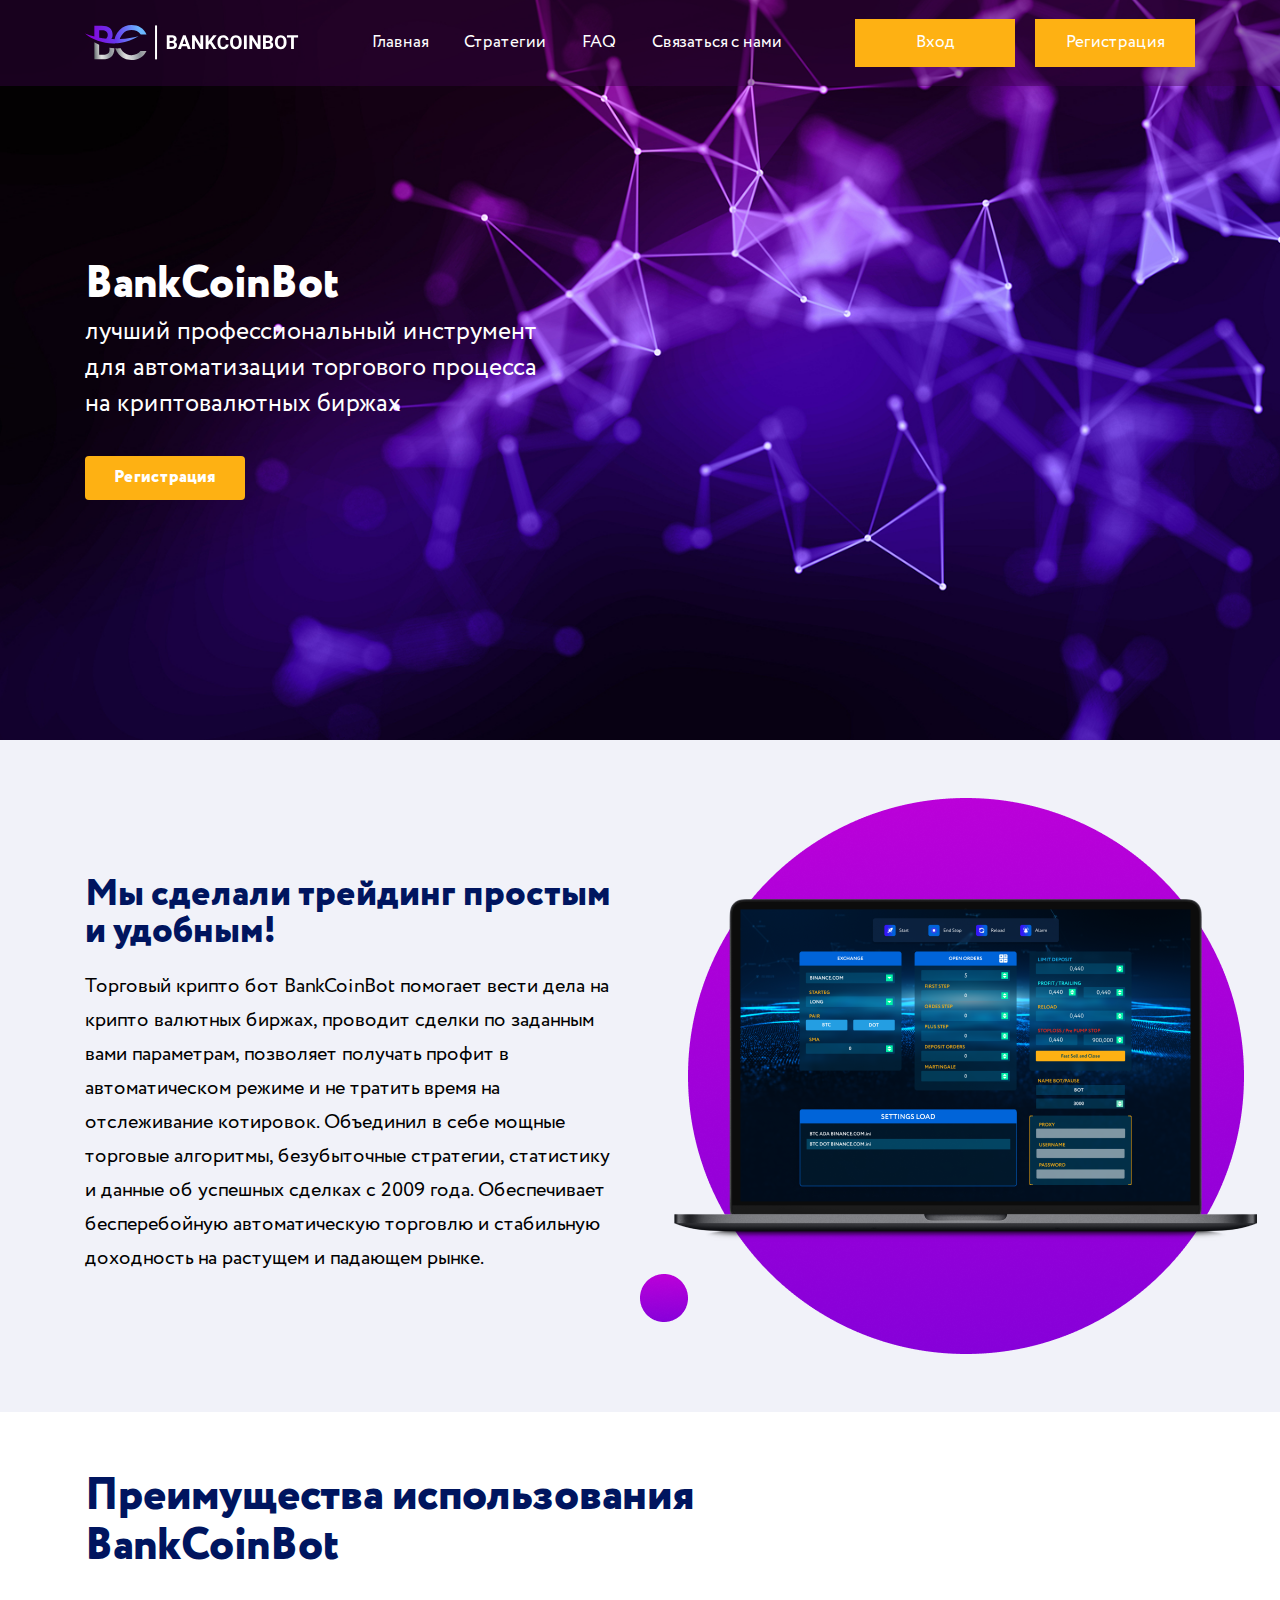
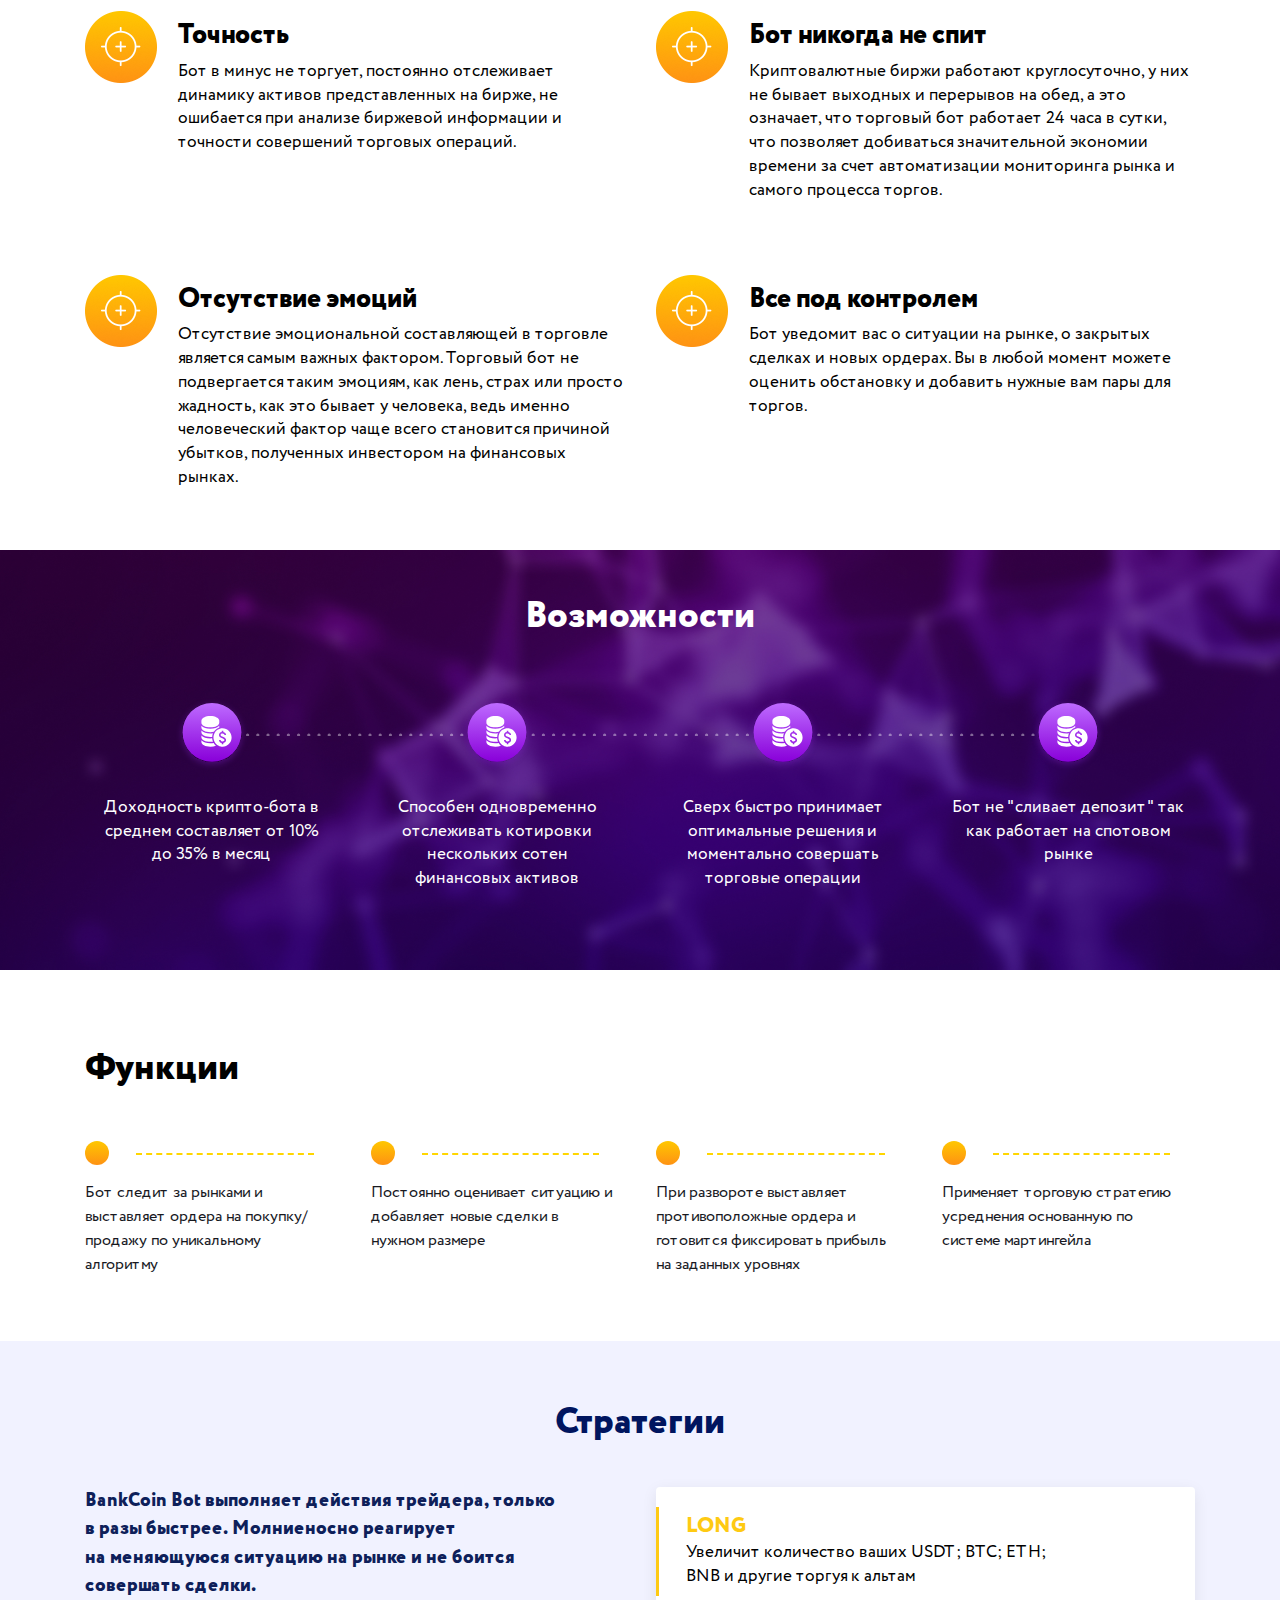
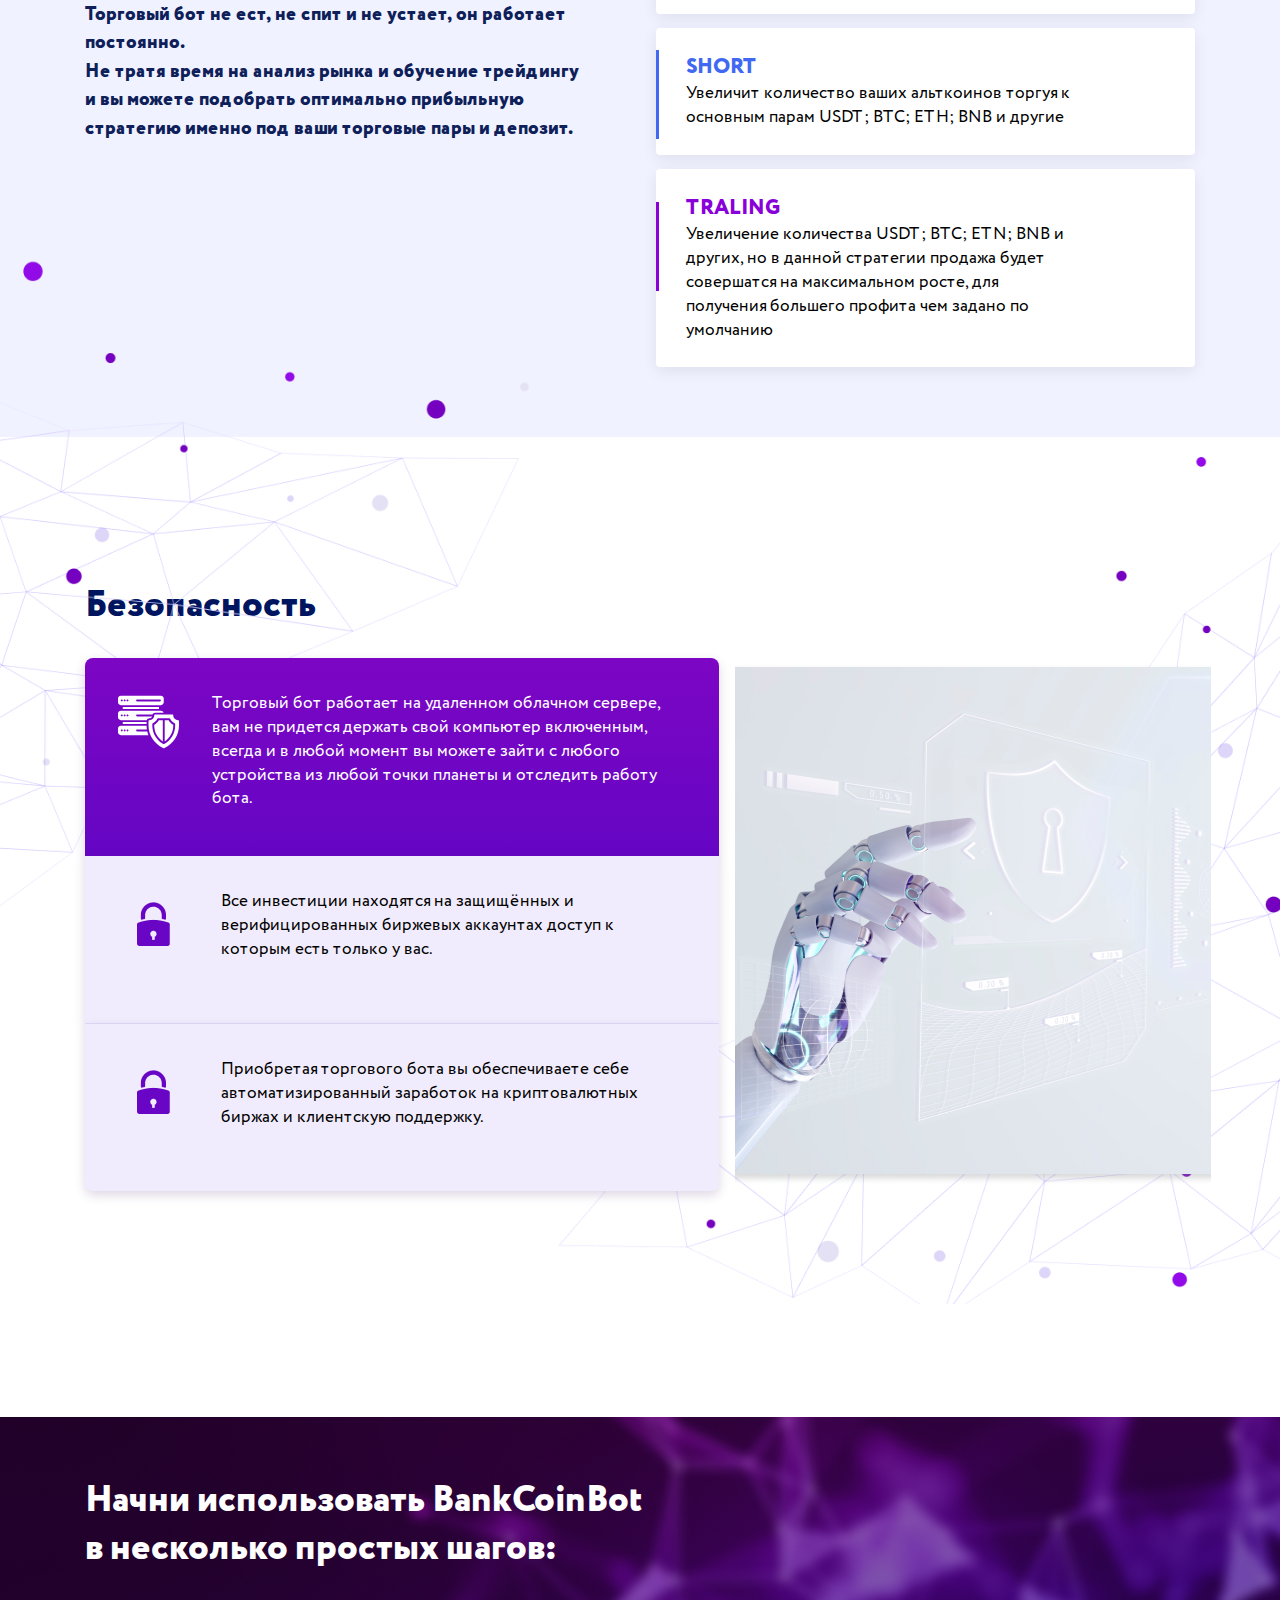
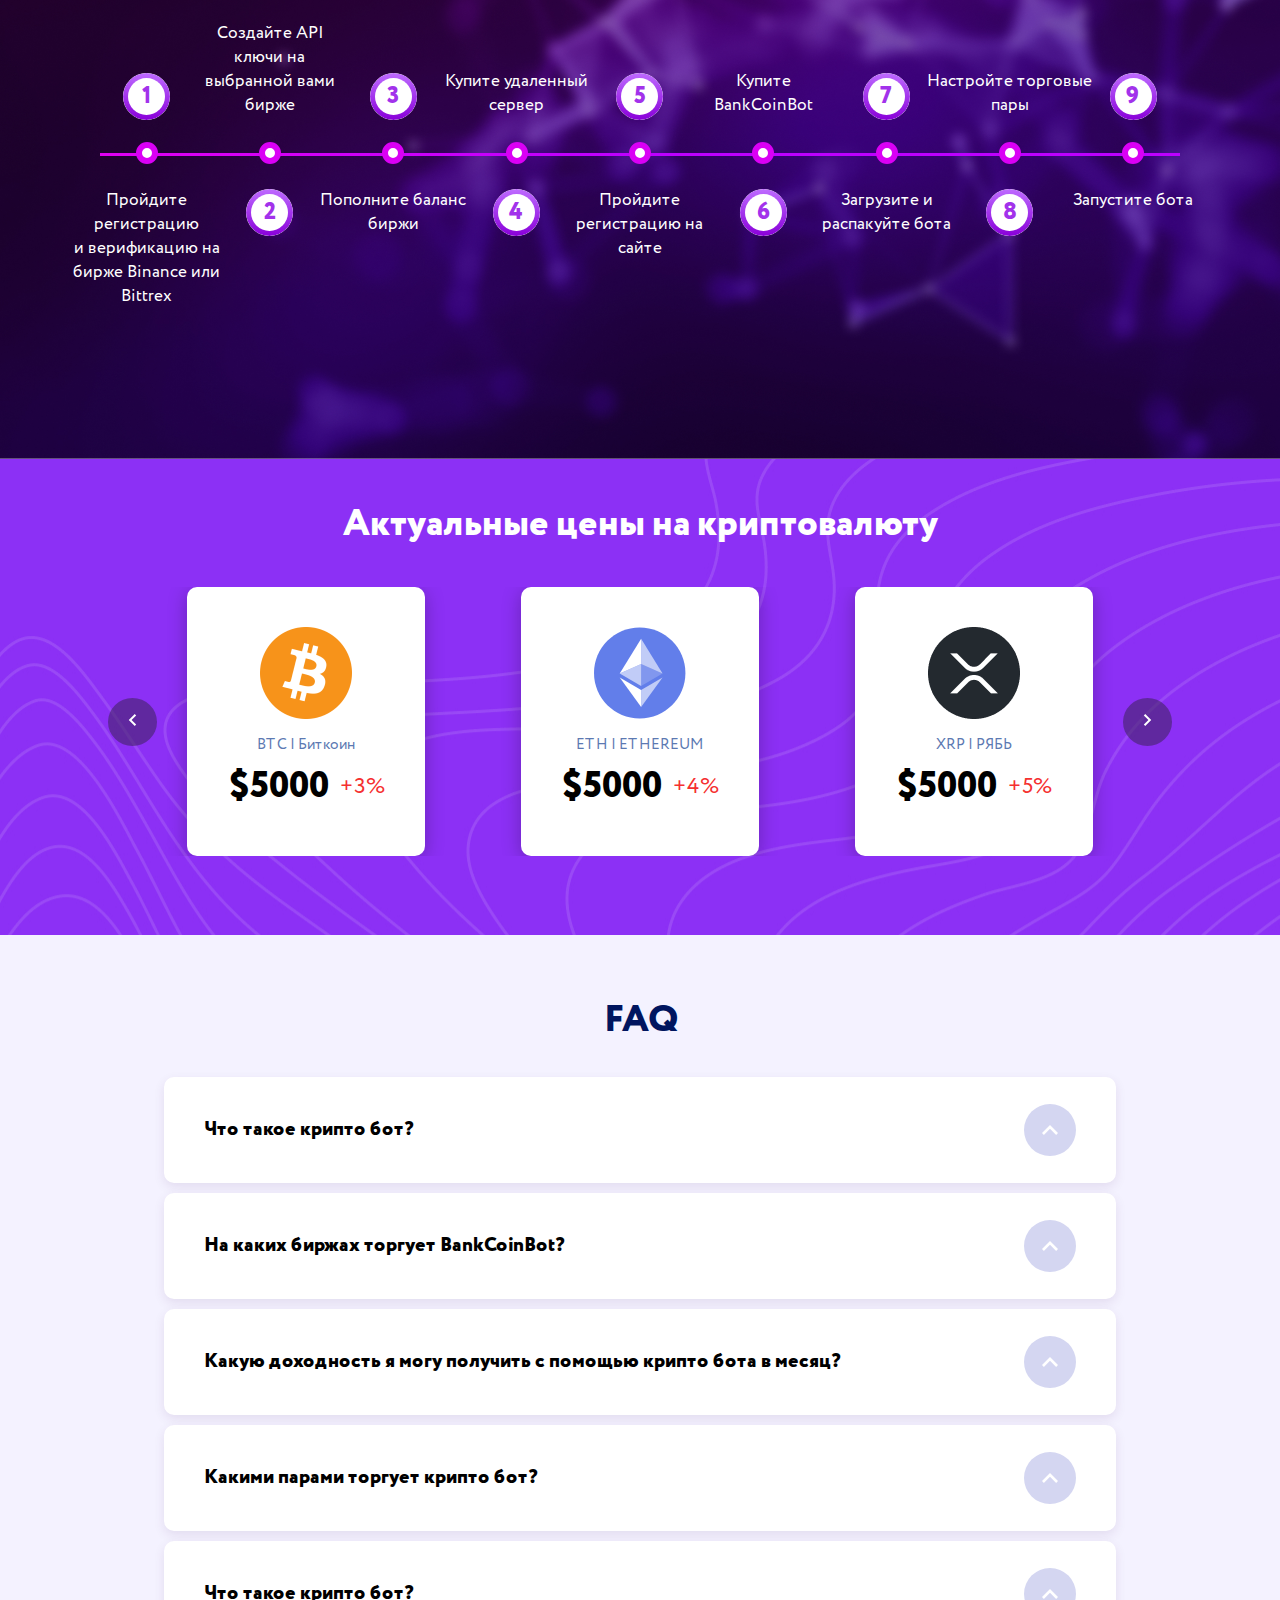
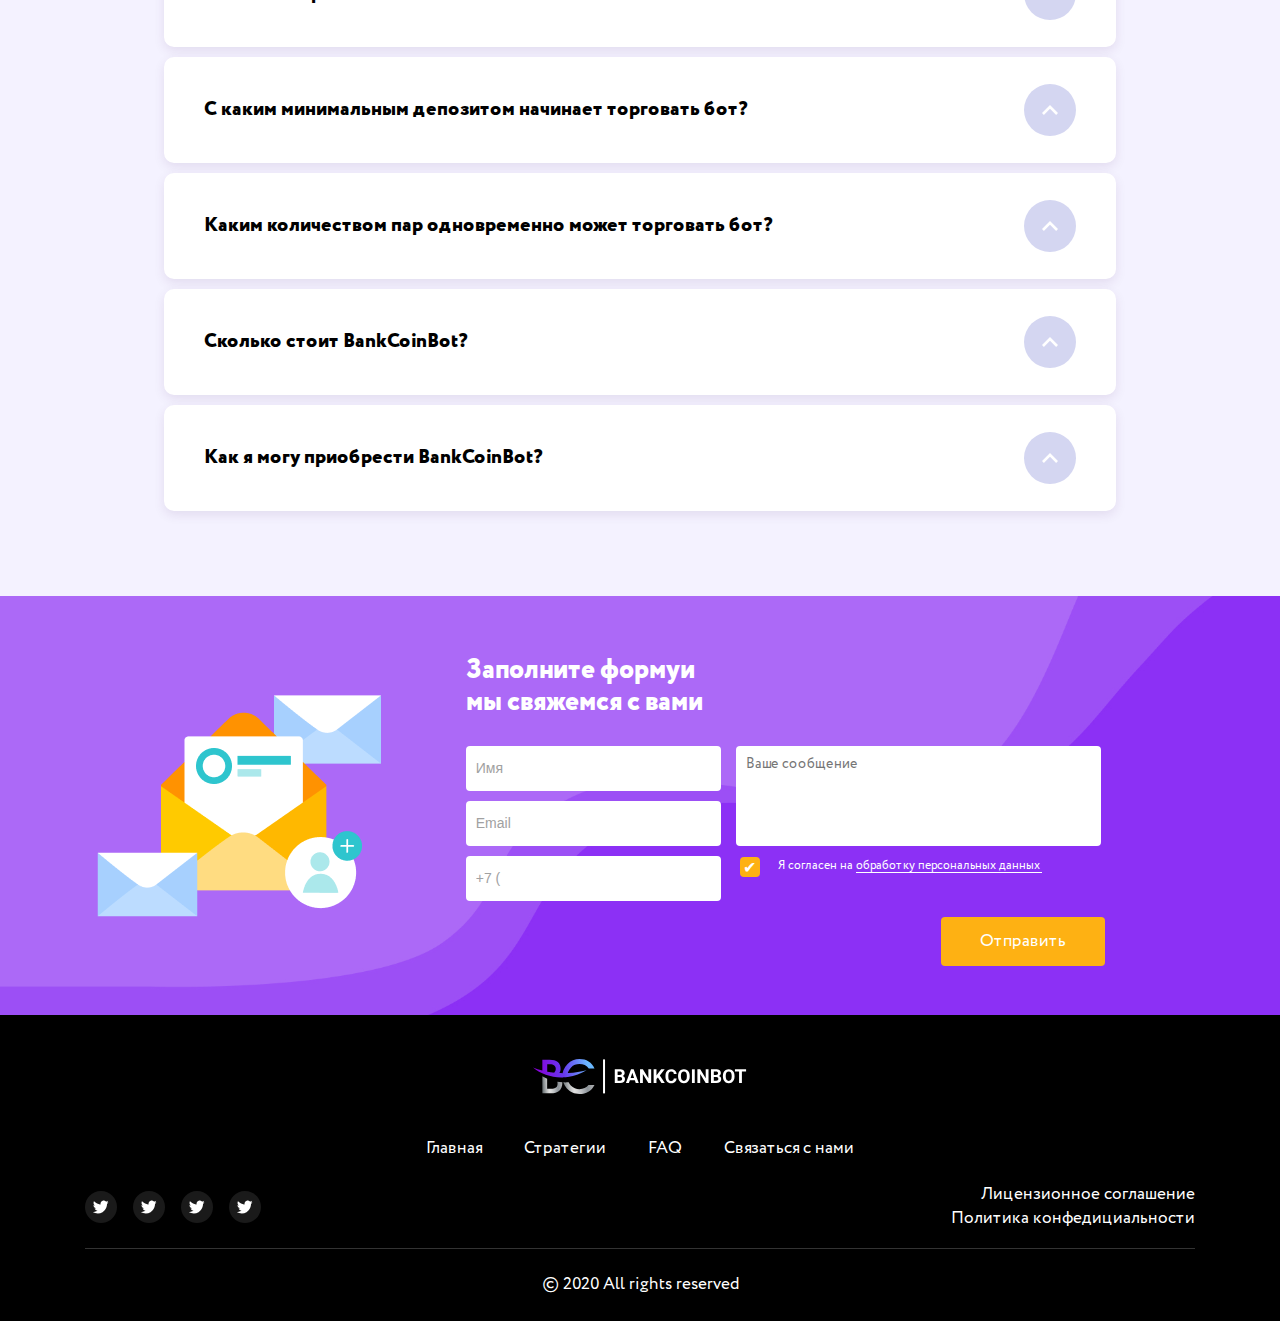
<file: pages/index.html>
<!DOCTYPE html>
<html lang="en">
<head>
    <meta charset="UTF-8">
    <meta name="viewport" content="width=device-width, initial-scale=1.0">
    <title>Bankcoin</title>
    <link rel="stylesheet" href="../css/style.css">
    <link rel="icon" href="../img/favicon.svg">
    <link rel="stylesheet" href="../css/media.css">
</head>
<body>
    <div class="bg">
        <header class="header" id="header">
            <div class="container">
                <div class="header-row">
                    <a href=""><img src="../img/header-logo.svg" alt=""></a>
                    <nav class="header-nav">
                        <a href="#header">Главная</a>
                        <a href="#strategeis">Стратегии</a>
                        <a href="#faq">FAQ</a>
                        <a href="#home-form">Связаться с нами</a>
                    </nav>
                    <div class="header-button">
                        <a href="../pages/login.html"><button>Вход</button></a>
                        <a href="../pages/registor.html"><button>Регистрация</button></a>
                    </div>
                    <div class="col-lg-6 mn-header">
                        <div class="menu">
                            <input type="checkbox" id="burger-checkbox" class="burger-checkbox">
                            <label for="burger-checkbox" class="burger"></label>
                            <ul class="menu-list">
                                <li><a href="./index.html" class="menu-item">Главная</a><li>
                                <li><a href="index.html#strategeis" class="menu-item">Стратегии</a><li>
                                <li><a href="index.html#faq" class="menu-item">FAQ</a><li>
                                <li><a href="index.html#home-form" class="menu-item">Связаться с нами</a><li>
                                <li class="li-modal"> 
                                    <a href="login.html"><button>Вход</button></a>
                                    <a href="registor.html"><button>Регистрация</button></a>
                                </li>
                            </ul>
                        </div>                    
                    </div>
                </div>
            </div>
        </header>
        <div class="home-info">
            <div class="container">
                <h1>BankCoinBot</h1>
                <p>лучший профессиональный инструмент<br> для автоматизации торгового процесса<br>  на криптовалютных биржах</p>
                <button class="home-button">Регистрация</button>
            </div>
        </div>
    </div>
    <div class="home-text">
        <div class="container">
            <div class="row align-items-center column-reverse-xl">
                <div class="col col-6 col-xl-10 col-sm-12">
                    <h2>Мы сделали трейдинг простым и удобным!</h2>
                    <p>
                        Торговый крипто бот BankCoinBot помогает вести дела на крипто валютных биржах, 
                        проводит сделки по заданным вами параметрам, позволяет получать профит в 
                        автоматическом режиме и не тратить время на отслеживание котировок. Объединил 
                        в себе мощные торговые алгоритмы, безубыточные стратегии, статистику и данные 
                        об успешных сделках с 2009 года. Обеспечивает бесперебойную автоматическую 
                        торговлю и стабильную доходность на растущем и падающем рынке.
                    </p>
                </div>
                <div class="col col-6 home-next-notebok col-sm-8">
                    <img src="../img/pc.png" alt="" class="notebok">
                    <img src="../img/curcle-big.png" alt="" class="home-text-curcle">
                    <img src="../img/mini-circle.png" alt="" class="home-text-mini-curcle">
                </div>
            </div>
        </div>
    </div>
    <div class="home-actions">
        <div class="container">
            <h4>Преимущества использования <br>BankCoinBot </h4>
            <div class="row home-actions-row-top">
                <div class="col col-6 home-actions-item col-md-12">
                    <img src="../img/icon-actions.png" alt="" >
                    <span>Точность</span>
                    <p>
                            Бот в минус не торгует, постоянно отслеживает динамику 
                            активов представленных на бирже, не ошибается при анализе
                            биржевой информации и точности совершений торговых операций. 
                    </p>
                </div>
                <div class="col col-6 home-actions-item col-md-12">
                    <img src="../img/icon-actions.png" alt="" >
                    <span>Бот никогда не спит </span>
                    <p>
                        Криптовалютные биржи работают круглосуточно, у них не бывает выходных и перерывов на обед,
                        а это означает, что торговый бот работает 24 часа в сутки, что позволяет добиваться значительной
                        экономии времени за счет автоматизации мониторинга рынка и самого процесса торгов. 
                    </p>
                </div>
            </div>
            <div class="row">
                <div class="col col-6 home-actions-item col-md-12">
                    <img src="../img/icon-actions.png" alt="" >
                    <span>Отсутствие эмоций</span>
                    <p>
                        Отсутствие эмоциональной составляющей в торговле является самым важных фактором. Торговый бот не 
                        подвергается таким эмоциям, как лень, страх или просто жадность, как это бывает у человека, ведь 
                        именно человеческий фактор чаще всего становится причиной убытков, полученных инвестором на 
                        финансовых рынках.
                    </p>
                </div>
                <div class="col col-6 home-actions-item col-md-12">
                    <img src="../img/icon-actions.png" alt="" >
                    <span>Все под контролем</span>
                    <p>
                        Бот уведомит вас о ситуации на рынке, о закрытых сделках и новых ордерах. 
                        Вы в любой момент можетe оценить обстановку и добавить нужные вам пары для торгов.  
                    </p>
                </div>
            </div>
        </div>
    </div>
    <div class="home-finance">
        <div class="container">
            <h6>Возможности</h6>
            <div class="row home-finance-row space-center-xl">
                <div class="col col-3 col-xl-5 col-sm-12">
                    <img src="../img/finance-img--1.svg" alt="">
                    <span>Доходность крипто-бота в среднем составляет от 10% до 35% в месяц</span>
                </div>
                <div class="col col-3 col-xl-5 col-sm-12">
                    <img src="../img/finance-img--1.svg" alt="">
                    <span>Способен одновременно отслеживать котировки нескольких сотен финансовых активов</span>
                </div>
                <div class="col col-3 col-xl-5 col-sm-12">
                    <img src="../img/finance-img--1.svg" alt="">
                    <span>Сверх быстро принимает оптимальные решения и моментально совершать торговые операции</span>
                </div>
                <div class="col col-3 col-xl-5 col-sm-12">
                    <img src="../img/finance-img--1.svg" alt="">
                    <span>Бот не "сливает депозит" так как работает на спотовом рынке</span>
                </div>
            </div>
        </div>
    </div>
    <div class="home-function">
        <div class="container">
            <h6>Функции</h6>
            <div class="row home-function-row space-center-xl">
                <div class="col col-3 col-xl-5 col-sm-10">
                    <p>
                        Бот следит за рынками и выставляет ордера 
                        на покупку/продажу по уникальному алгоритму
                    </p>
                </div>
                <div class="col col-3 col-xl-5 col-sm-10">
                    <p>
                        Постоянно оценивает ситуацию и добавляет
                        новые сделки в нужном размере
                    </p>
                </div> 
                <div class="col col-3 col-xl-5 col-sm-10">
                    <p>
                        При развороте выставляет противоположные ордера
                        и готовится фиксировать прибыль на заданных уровнях
                    </p>
                </div>
                <div class="col col-3 col-xl-5 col-sm-10">
                    <p>
                        Применяет торговую стратегию усреднения основанную по системе мартингейла
                    </p>
                </div>
            </div>
        </div>
    </div>
    <div class="bg-star">
        <div class="container decor-container">
            <!-- <img src="img/decor.png" alt="" class="decor"> -->
        </div>
        <div class="home-strategies"   id="strategeis">
            <div class="container">
                <h5>Стратегии</h5>
                <div class="row justify-content-between column-lg align-items-center-lg">
                    <div class="col col-6 home-strategies-text col-lg-10 col-md-12">
                        <p>
                            BankCoin Bot выполняет действия трейдера, только <br>в разы быстрее. Молниеносно реагирует<br> на 
                            меняющуюся ситуацию на рынке и не боится<br> совершать сделки. <br>Торговый бот не ест, не спит и не 
                            устает, он работает <br>постоянно.<br>
                            Не тратя время на анализ рынка и обучение трейдингу<br> и вы можете подобрать оптимально 
                            прибыльную<br> стратегию именно под ваши торговые пары и депозит.
                        </p>
                    </div>
                    <div class="col col-6 home-strategies-column col-lg-10 col-md-12">
                        <div class="home-strategies-item home-strategies-item--1">
                            <span>LONG</span>
                            <p>Увеличит количество ваших USDT; BTC; ETH; BNB и другие торгуя к альтам</p>
                        </div>
                        <div class="home-strategies-item home-strategies-item--2">
                            <span>SHORT</span>
                            <p>Увеличит количество ваших альткоинов торгуя к основным парам USDT; BTC; ETH; BNB и другие</p>
                        </div>
                        <div class="home-strategies-item home-strategies-item--3">
                            <span>TRALING</span>
                            <p>
                                Увеличение количества USDT; BTC; ETN; BNB и других, но в данной стратегии продажа будет 
                                совершатся на максимальном росте, для получения большего профита чем задано по умолчанию
                            </p>
                        </div>
                    </div>
                </div>
            </div>
        </div>
        <div class="home-safety">   
            <div class="container">
                <h6>Безопасность</h6>
                <div class="row column-reverse-xl align-items-center-xl ">
                    <div class="col col-7 col-xl-10 col-md-12 home-safety-row">
                       <div class="home-safety-item">
                        <img src="../img/server-img.svg" alt="">
                        <p>
                            Торговый бот работает на удаленном облачном сервере, вам не придется держать свой компьютер
                            включенным, всегда и в любой момент вы можете зайти с любого устройства из любой точки планеты 
                            и отследить работу бота. 
                        </p>
                       </div>
                       <div class="home-safety-item">
                        <img src="../img/safely-2.png" alt="">
                        <p>
                            Все инвестиции находятся на защищённых и  верифицированных биржевых аккаунтах доступ к которым есть только у вас.
                        </p>
                       </div>
                       <div class="home-safety-item">
                        <img src="../img/safely-2.png" alt="">
                        <p>
                            Приобретая торгового бота вы обеспечиваете себе автоматизированный заработок на криптовалютных биржах и клиентскую поддержку.
                        </p>
                       </div>
                    </div> 
                    <div class="col col-5 col-xl-6 home-safety-col-6">
                        <!-- <img src="../img/Mask Group.png" alt="" class="home-safety-img"> -->
                    </div>
                </div>
            </div>
        </div>
    </div>
    <!-- <div class="home-steps">
        <div class="container">
            <h4>Начни использовать BankCoinBot<br>в несколько простых шагов: </h4>
            <div class="home-steps-column">
                <div class="home-steps-column-item">
                    <img src="../img/steps-icon--1.svg" alt="" class="img-steps-1">
                    <span class="span-stepr-10">Создайте API <br>ключи на<br> выбранной вами<br> бирже</span>
                    <img src="../img/steps-icon--1.svg" alt="" class="img-steps-8">
                    <span class="span-steps-5">Купите удаленный<br> сервер</span>
                    <img src="../img/steps-icon--1.svg" alt="" class="img-steps-3">
                    <span class="span-steps-1"> Купите<br> BankCoinBot</span>
                    <img src="../img/steps-icon--1.svg" alt="" class="img-steps-4">
                    <span class="span-steps-2">Настройте торговые<br> пары</span>
                    <img src="../img/steps-icon--1.svg" alt="" class="img-steps-5">
                </div>
                <div class="home-steps-column-item">
                    <img src="../img/steps-decor.png" alt="" class="steps-decor">
                </div>
                <div class="home-steps-column-item">
                    <span class="span-steps-8">Пройдите<br> регистрацию<br> и верификацию на <br>бирже Binance или<br> Bittrex</span>
                    <img src="../img/steps-icon--1.svg" alt="">
                    <span>Пополните баланс<br> биржи</span>
                    <img src="../img/steps-icon--1.svg" alt="" class="img-steps-7">
                    <span>Пройдите <br>регистрацию на сайте</span>
                    <img src="../img/steps-icon--1.svg" alt="">
                    <span class="span-steps-3">Загрузите и<br> распакуйте бота</span>
                    <img src="../img/steps-icon--1.svg" alt="" class="img-steps-6">
                    <span class="span-steps-4">Запустите бота</span>
                    <img src="../img/steps-icon--1.svg" alt="" class="img-steps-6">
                </div>
            </div>
        </div>
    </div> -->
    <div class="home-steps">
        <div class="container">
            <h4>Начни использовать BankCoinBot<br>
                в несколько простых шагов:</h4>
                <ul class="home-steps-ul">
                    <li>
                        <b>1</b>
                        <p>Пройдите регистрацию<br>
                            и верификацию на бирже Binance или Bittrex</p>
                    </li>
                    <li>
                        <p>Создайте API<br> ключи на <br>выбранной вами бирже</p>
                        <b>2</b>
                    </li>
                    <li>
                        <b>3</b>
                        <p>Пополните баланс биржи</p>
                    </li>
                    <li>
                        <p>Купите удаленный сервер</p>
                        <b>4</b>
                    </li>
                    <li>
                        <b>5</b>
                        <p>Пройдите регистрацию на сайте</p>
                    </li>
                    <li>
                        <p> Купите <br>BankCoinBot</p>
                        <b>6</b>
                    </li>
                    <li>
                        <b>7</b>
                        <p>Загрузите и распакуйте бота</p>
                    </li>
                    <li>
                        <p>Настройте торговые пары</p>
                        <b>8</b>
                    </li>
                    <li>
                        <b>9</b>
                        <p>Запустите бота</p>
                    </li>
                </ul>
        </div>
    </div>
    <div class="home-price">
        <div class="container">
            <h3>Актуальные цены на криптовалюту</h3>
            <div class="price-slider row justify-content-center">
                <div class="col price-slider-col">
                    <button class="slider-btn prev"><img src="../img/arrow.svg" alt="" class="price-slider-col-img--2"></button>
                </div>
                <div class="price-viewport col-10 row">
                  <div class="price-track row" id="slider">
                    <div class="price-item col col-3 col-lg-3_5 col-md-5 col-sm-10">
                      <img src="../img/bitcoin-img.png" alt="">
                      <span>BTC | Биткоин</span>
                      <b>$5000 <span>+3%</span></b>
                    </div>
                    <div class="price-item col col-3 col-lg-3_5 col-md-5 col-sm-10">
                      <img src="../img/Developer-Center.svg" alt="">
                      <span>ETH | ETHEREUM</span>
                      <b>$5000 <span>+4%</span></b>
                    </div>
                    <div class="price-item col col-3 col-lg-3_5 col-md-5 col-sm-10">
                      <img src="../img/Group.png" alt="">
                      <span>XRP | РЯБЬ</span>
                      <b>$5000 <span>+5%</span></b>
                    </div>
                    <div class="price-item col col-3 col-lg-3_5 col-md-5 col-sm-10">
                      <img src="../img/bitcoin-img.png" alt="">
                      <span>BTC | Биткоин</span>
                      <b>$5000 <span>+6%</span></b>
                    </div>
                    <div class="price-item col col-3 col-lg-3_5 col-md-5 col-sm-10">
                      <img src="../img/Developer-Center.svg" alt="">
                      <span>ETH | ETHEREUM</span>
                      <b>$5000 <span>+7%</span></b>
                    </div>
                    <div class="price-item col col-3 col-lg-3_5 col-md-5 col-sm-10">
                      <img src="../img/Group.png" alt="">
                      <span>XRP | РЯБЬ</span>
                      <b>$5000 <span>+8%</span></b>
                    </div>
                  </div>
                </div>
                <div class="col price-slider-col col">
                    <button class="slider-btn next"><img src="../img/arrow.svg" alt="" class="price-slider-col-img"></button>
                </div>
            </div>
              
        </div>
    </div>
    <div class="home-question" id="faq">
        <div class="container">
            <h4>FAQ</h4>
            <div class="row home-question-row align-items-center column">
                <div class="col col-10 col-md-12">
                    <div class="question-item justify-content-between">
                        <span>Что такое крипто бот?</span>
                        <button class="question-button"><img src="../img/arrow.svg" alt=""></button>
                    </div>
                    <div class="answer-item">
                        <p>
                            Крипто бот – программа в которую заложены алгоритмы на основе искусственного 
                            интеллекта для торговли на крипто биржах.
                        </p>
                    </div>
                </div>
                <div class="col col-10 col-md-12">
                    <div class="question-item justify-content-between">
                        <span>На каких биржах торгует BankCoinBot?</span>
                        <button class="question-button"><img src="../img/arrow.svg" alt=""></button>
                    </div>
                    <div class="answer-item">
                        <p>
                            Крипто бот – программа в которую заложены алгоритмы на основе искусственного 
                            интеллекта для торговли на крипто биржах.
                        </p>
                    </div>
                </div>
                <div class="col col-10 col-md-12">
                    <div class="question-item justify-content-between">
                        <span>Какую доходность я могу получить с помощью крипто бота в месяц?</span>
                        <button class="question-button"><img src="../img/arrow.svg" alt=""></button>
                    </div>
                    <div class="answer-item">
                        <p>
                            Крипто бот – программа в которую заложены алгоритмы на основе искусственного 
                            интеллекта для торговли на крипто биржах.
                        </p>
                    </div>
                </div>
                <div class="col col-10 col-md-12">
                    <div class="question-item justify-content-between">
                        <span>Какими парами торгует крипто бот?</span>
                        <button class="question-button"><img src="../img/arrow.svg" alt=""></button>
                    </div>
                    <div class="answer-item">
                        <p>
                            Крипто бот – программа в которую заложены алгоритмы на основе искусственного 
                            интеллекта для торговли на крипто биржах.
                        </p>
                    </div>
                </div>
                <div class="col col-10 col-md-12">
                    <div class="question-item justify-content-between">
                        <span>Что такое крипто бот?</span>
                        <button class="question-button"><img src="../img/arrow.svg" alt=""></button>
                    </div>
                    <div class="answer-item">
                        <p>
                            Крипто бот – программа в которую заложены алгоритмы на основе искусственного 
                            интеллекта для торговли на крипто биржах.
                        </p>
                    </div>
                </div>
                <div class="col col-10 col-md-12">
                    <div class="question-item justify-content-between">
                        <span>С каким минимальным депозитом начинает торговать бот?</span>
                        <button class="question-button"><img src="../img/arrow.svg" alt=""></button>
                    </div>
                    <div class="answer-item">
                        <p>
                            Крипто бот – программа в которую заложены алгоритмы на основе искусственного 
                            интеллекта для торговли на крипто биржах.
                        </p>
                    </div>
                </div>  
                <div class="col col-10 col-md-12">
                    <div class="question-item justify-content-between">
                        <span>Каким количеством пар одновременно может торговать бот?</span>
                        <button class="question-button"><img src="../img/arrow.svg" alt=""></button>
                    </div>
                    <div class="answer-item">
                        <p>
                            Крипто бот – программа в которую заложены алгоритмы на основе искусственного 
                            интеллекта для торговли на крипто биржах.
                        </p>
                    </div>
                </div>
                <div class="col col-10 col-md-12">
                    <div class="question-item justify-content-between">
                        <span>Сколько стоит BankCoinBot?</span>
                        <button class="question-button"><img src="../img/arrow.svg" alt=""></button>
                    </div>
                    <div class="answer-item">
                        <p>
                            Крипто бот – программа в которую заложены алгоритмы на основе искусственного 
                            интеллекта для торговли на крипто биржах.
                        </p>
                    </div>
                </div>
                <div class="col col-10 col-md-12">
                    <div class="question-item justify-content-between">
                        <span>Как я могу приобрести BankCoinBot?</span>
                        <button class="question-button"><img src="../img/arrow.svg" alt=""></button>
                    </div>
                    <div class="answer-item">
                        <p>
                            Крипто бот – программа в которую заложены алгоритмы на основе искусственного 
                            интеллекта для торговли на крипто биржах.
                        </p>
                    </div>
                </div>
            </div>
        </div>
    </div>
    <div class="home-form" id="home-form">
        <div class="container">
            <div class="row align-items-center column-lg justify-content-between">
                <div class="col col-4 col-lg-6 img-form-row">
                    <img src="../img/form-img.png" alt="" class="form-img">
                </div>
                <div class="col col-8 col-lg-10 col-md-12">
                    <span class="form-span">Заполните формуи <br>мы свяжемся с вами</span>
                    <div class="form-row">
                        <div class="form-column">
                            <input type="text" placeholder="Имя">
                            <input type="email" placeholder="Email">
                            <input type="number" placeholder="+7 (">
                        </div>
                        <div class="form-area">
                            <textarea name="" id="" placeholder="Ваше сообщение"></textarea>
                            <div class="home-label">
                                <input type="checkbox" class="form-checkbox" id="test">
                                <label class="form-label" for="test">Я согласен на <a href="">обработку персональных данных</a></label> 
                            </div>
                            <button class="form-button">Отправить</button>
                        </div>
                    </div>
                </div>
            </div>
        </div>
    </div>
    <div class="footer">
        <div class="container">
            <img src="../img/header-logo.svg" alt="" class="logo-footer">
            <div class="footer-row align-items-center">
                <div class="footer-row-item footer-row-item--1">
                    <a href="#header">Главная</a>
                    <a href="#strategeis">Стратегии</a>
                    <a href="#faq">FAQ</a>
                    <a href="#home-form">Связаться с нами</a>
                </div>
                <div class="footer-row-item footer-row-item--2">
                    <div class="social-row">
                        <a href=""><img src="../img/social-icons.svg" alt=""></a>
                        <a href=""><img src="../img/social-icons.svg" alt=""></a>
                        <a href=""><img src="../img/social-icons.svg" alt=""></a>
                        <a href=""><img src="../img/social-icons.svg" alt=""></a>
                    </div>
                    <div class="social-row-text">
                        <a href="">Лицензионное соглашение</a>
                        <a href="">Политика конфедициальности</a>
                    </div>
                </div>
            </div>
            <div class="footer-bottom">
                <div class="row justify-content-between align-items-center-sm">
                    <div class="col col-12">
                        <span>© 2020 All rights reserved</span>
                    </div>
                </div>
            </div>
        </div>
    </div>
<script>
   const sliderItems = document.querySelectorAll('.price-item');
        const arrowLeft = document.querySelector('.slider-btn.prev');
        const arrowRight = document.querySelector('.slider-btn.next');

        let currentIndex = 0;
        let visibleCount = 0; 

        function updateVisibleCount() {
        if (window.innerWidth <= 575) {
            visibleCount = 1;
        } else if (window.innerWidth <= 767) {
            visibleCount = 2;
        }  else {
            visibleCount = 3;
        }
        }

        window.addEventListener('DOMContentLoaded', () => {
        updateVisibleCount();
        updateSlides();
        });

        window.addEventListener('resize', () => {
        updateVisibleCount();
        updateSlides();
        });

        function updateSlides() {
        sliderItems.forEach((item) => item.classList.remove('active'));

        for (let i = 0; i < visibleCount; i++) {
            const index = (currentIndex + i) % sliderItems.length;
            sliderItems[index].classList.add('active');
        }
        }

        function right() {
        currentIndex = (currentIndex + 1) % sliderItems.length; 
        updateSlides();
        }

        function left() {
        currentIndex = (currentIndex - 1 + sliderItems.length) % sliderItems.length;
        updateSlides();
        }

        arrowRight.addEventListener('click', right);
        arrowLeft.addEventListener('click', left);

        // setInterval(right, 3000);

        updateSlides();
        ;

        document.querySelectorAll('.question-item').forEach(item => {
    item.addEventListener('click', () => {
        const answer = item.nextElementSibling;
        const isOpen = answer.classList.toggle('open'); 

        const arrow = item.querySelector('.question-button img');
        const button = item.querySelector('.question-button'); 

        arrow.style.transform = isOpen ? 'rotate(270deg)' : 'rotate(90deg)';
        arrow.style.transition = 'transform 0.3s ease';

        button.style.background = isOpen
            ? 'linear-gradient(180deg, #BB00D9 0%, #8700D9 100%)'
            : 'rgba(212, 214, 241, 1)';
    });
});


</script>


</body>
</html>
</file>
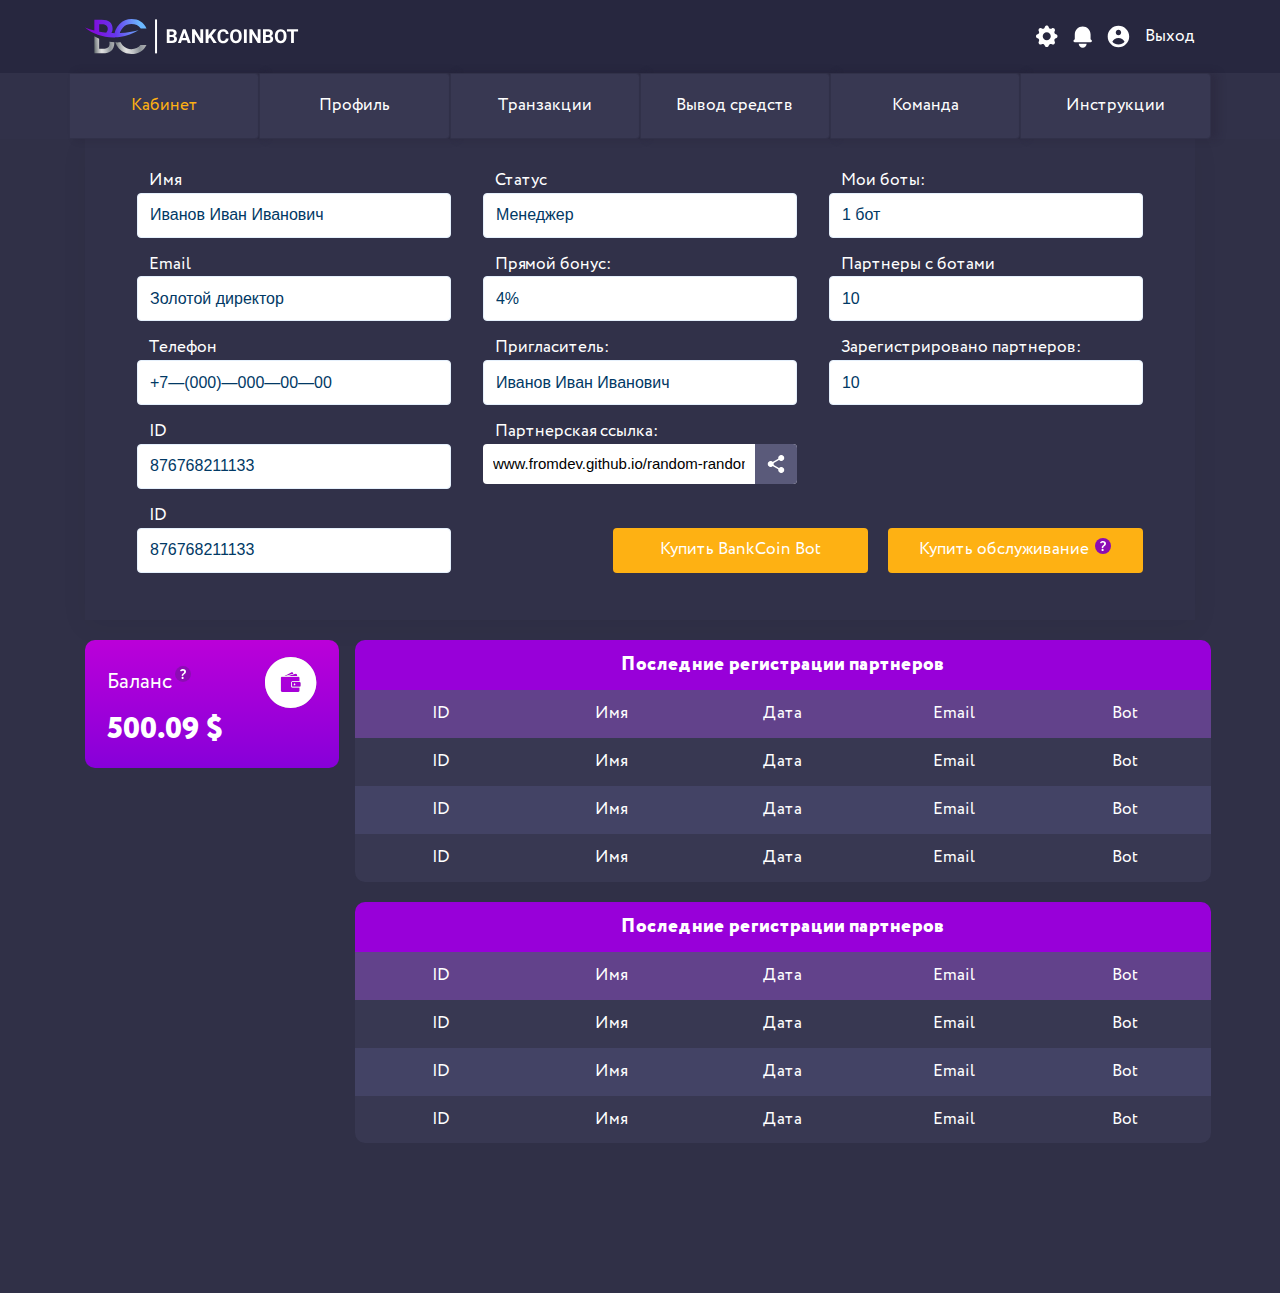
<file: pages/basket.html>
<!DOCTYPE html>
<html lang="en">
<head>
    <meta charset="UTF-8">
    <meta name="viewport" content="width=device-width, initial-scale=1.0">
    <title>Кaбинет</title>
    <!-- <link rel="stylesheet" href="../css/fonts.css"> -->
    <link rel="icon" href="../img/favicon.svg">
    <!-- <link rel="stylesheet" href="../css/media.css"> -->
    <link rel="stylesheet" href="../css/style.css">
    <link rel="stylesheet" href="../css/media-basket.css">
</head>
<body style="background-color: #303047;">
    <div class="header header-2">
        <div class="container">
            <div class="row">
                <div class="col col-6 col-sm-6">
                    <a href="../pages/index.html"><img src="../img/header-logo.svg" alt="" class="header-logo--mb"></a>
                </div>
                <div class="col col-6 header-2-row col-sm-6">
                    <a href=""><img src="../img/cog.svg" alt=""></a>
                    <a href=""><img src="../img/icoooon---1.svg" alt=""></a>
                    <a href=""><img src="../img/icooooon---2.svg" alt=""></a>
                    <span>Выход</span>
                    <div class="col col-lg-2 mn-header menu-item--2">
                        <div class="menu menu-2">
                            <input type="checkbox" id="burger-checkbox" class="burger-checkbox">
                            <label for="burger-checkbox" class="burger"></label>
                            <ul class="menu-list">
                                <li><a href="./basket.html" class="menu-item">Кабинет</a><li>
                                <li><a href="./profile.html" class="menu-item">Профиль</a><li>
                                <li><a href="./transition.html" class="menu-item">Транзакции</a><li>
                                <li><a href="./conclusion.html" class="menu-item">Вывод средств</a><li>
                                <li><a href="./comand.html" class="menu-item">Команда</a></li>
                                <li><a href="./instructions.html" class="menu-item">Инструкции</a></li>
                                <li><a class="menu-item">Выход</a></li>
                            </ul>
                        </div>                    
                    </div>
                </div>
                
            </div>
        </div>
    </div>
    <div class="home-menu">
        <div class="container">
            <div class="home-menu-row row">
                <div class="col col-2 col-md-3_5">
                    <a href="./basket.html"><button class="home-menu-button">Кабинет</button></a>
                </div>
                <div class="col col-2 col-md-3_5">
                    <a href="./profile.html"><button class="home-menu-button">Профиль</button></a>
                </div>
                <div class="col col-2 col-md-3_5">
                    <a href="./transition.html"><button class="home-menu-button">Транзакции</button></a>
                </div>
                <div class="col col-2 col-md-3_5">
                    <a href="./conclusion.html"><button class="home-menu-button">Вывод средств</button></a>
                </div>
                <div class="col col-2 col-md-3_5">
                    <a href="./comand.html"><button class="home-menu-button">Команда</button></a>
                </div>
                <div class="col col-2 col-md-3_5">
                    <a href="./instructions.html"><button class="home-menu-button">Инструкции</button></a>
                </div>
            </div>
        </div>
    </div>
    <div class="home-menu-input">
        <div class="container">
          <div class="home-menu-column">
            <div class="row">
                <div class="col col-4 home-menu-item col-lg-6 col-sm-12">
                    <span>Имя</span>
                    <input type="text" placeholder="Иванов Иван Иванович">
                </div>
                <div class="col col-4  home-menu-item col-lg-6 col-sm-12">
                    <span>Статус</span>
                    <input type="text" placeholder="Менеджер">
                </div>
                <div class="col col-4  home-menu-item col-lg-6 col-sm-12">
                    <span>Мои боты:</span>
                    <input type="text" placeholder="1 бот">
                </div>
            </div>
            <div class="row">
                <div class="col col-4 home-menu-item col-lg-6 col-sm-12">
                    <span>Email</span>
                    <input type="text" placeholder="Золотой директор">
                </div>
                <div class="col col-4  home-menu-item col-lg-6 col-sm-12">
                    <span>Прямой бонус:</span>
                    <input type="text" placeholder="4%">
                </div>
                <div class="col col-4  home-menu-item col-lg-6 col-sm-12">
                    <span>Партнеры с ботами</span>
                    <input type="text" placeholder="10">
                </div>
            </div>
            <div class="row">
                <div class="col col-4 home-menu-item col-lg-6 col-sm-12">
                    <span>Телефон</span>
                    <input type="text" placeholder="+7—(000)—000—00—00">
                </div>
                <div class="col col-4  home-menu-item col-lg-6 col-sm-12">
                    <span>Пригласитель:</span>
                    <input type="text" placeholder="Иванов Иван Иванович">
                </div>
                <div class="col col-4  home-menu-item col-lg-6 col-sm-12">
                    <span>Зарегистрировано партнеров:</span>
                    <input type="text" placeholder="10">
                </div>
            </div>
            <div class="row">
                <div class="col col-4 home-menu-item col-lg-6 col-sm-12">
                    <span>ID</span>
                    <input type="text" placeholder="876768211133">
                </div>
                <div class="col col-4 home-menu-item col-lg-6 col-sm-12">
                    <span>Партнерская ссылка:</span>
                    <div class="copy-container">
                      <input id="ref-link" type="text" value="www.fromdev.github.io/random-random-" readonly>
                      <button class="copy-btn" onclick="copyToClipboard()">
                        <img src="../img/export.svg" alt="">
                      </button>
                    </div>
                </div>
            </div>
            <div class="row">
                <div class="col col-4 home-menu-item col-lg-6 col-sm-12">
                    <span>ID</span>
                    <input type="text" placeholder="876768211133">
                </div>
                <div class="col col-8 home-menu-item-2 col-sm-12">
                    <button>Купить BankCoin Bot</button>
                    <button>Купить обслуживание<img src="../img/queshion.svg" alt=""></button>
                </div>
            </div>
          </div>
        </div>
    </div>
    <div class="home-cash">
        <div class="container">
            <div class="home-cash-row row column-lg">
                <div class="col col-3 col-lg-6 col-sm-12">
                    <div class="home-cash-balance">
                        <div class="home-cash-balance-top">
                            <span>Баланс<img src="../img/queshion.svg" alt=""></span>
                            <img src="../img/cash-img.svg" alt="">
                        </div>
                        <div class="home-cash-balance-botton">
                            <b>500.09 $</b>
                        </div>
                    </div>
                </div>
                <div class="col col-9 col-lg-12">
                    <div class="home-cash-column">
                        <div class="last-register-partners">
                            <div class="row home-cash-row--1">
                                <div class="col col-12">
                                  <span>Последние регистрации партнеров</span>
                                </div>
                            </div>
                            <div class="row home-cash-row--2">
                                <div class="col col-2_5">
                                    <button>ID</button>
                                </div>
                                <div class="col col-2_5 ">
                                    <button>Имя</button>
                                </div>
                                <div class="col col-2_5 ">
                                    <button>Дата</button>
                                </div>
                                <div class="col col-2_5 ">
                                    <button>Email</button>
                                </div>
                                <div class="col col-2_5 ">
                                    <button>Bot</button>
                                </div>
                            </div>
                            <div class="row home-cash-row--3">
                                <div class="col col-2_5">
                                    <button>ID</button>
                                </div>
                                <div class="col col-2_5 ">
                                    <button>Имя</button>
                                </div>
                                <div class="col col-2_5 ">
                                    <button>Дата</button>
                                </div>
                                <div class="col col-2_5 ">
                                    <button>Email</button>
                                </div>
                                <div class="col col-2_5 ">
                                    <button>Bot</button>
                                </div>
                            </div>
                            <div class="row home-cash-row--4">
                                <div class="col col-2_5">
                                    <button>ID</button>
                                </div>
                                <div class="col col-2_5 ">
                                    <button>Имя</button>
                                </div>
                                <div class="col col-2_5 ">
                                    <button>Дата</button>
                                </div>
                                <div class="col col-2_5 ">
                                    <button>Email</button>
                                </div>
                                <div class="col col-2_5 ">
                                    <button>Bot</button>
                                </div>
                            </div>
                            <div class="row home-cash-row--5">
                                <div class="col col-2_5">
                                    <button>ID</button>
                                </div>
                                <div class="col col-2_5 ">
                                    <button>Имя</button>
                                </div>
                                <div class="col col-2_5 ">
                                    <button>Дата</button>
                                </div>
                                <div class="col col-2_5 ">
                                    <button>Email</button>
                                </div>
                                <div class="col col-2_5 ">
                                    <button>Bot</button>
                                </div>
                            </div>
                        </div>
                        <div class="last-register-partners">
                            <div class="row home-cash-row--1">
                                <div class="col col-12">
                                  <span>Последние регистрации партнеров</span>
                                </div>
                            </div>
                            <div class="row home-cash-row--2">
                                <div class="col col-2_5">
                                    <button>ID</button>
                                </div>
                                <div class="col col-2_5 ">
                                    <button>Имя</button>
                                </div>
                                <div class="col col-2_5 ">
                                    <button>Дата</button>
                                </div>
                                <div class="col col-2_5 ">
                                    <button>Email</button>
                                </div>
                                <div class="col col-2_5 ">
                                    <button>Bot</button>
                                </div>
                            </div>
                            <div class="row home-cash-row--3">
                                <div class="col col-2_5">
                                    <button>ID</button>
                                </div>
                                <div class="col col-2_5 ">
                                    <button>Имя</button>
                                </div>
                                <div class="col col-2_5 ">
                                    <button>Дата</button>
                                </div>
                                <div class="col col-2_5 ">
                                    <button>Email</button>
                                </div>
                                <div class="col col-2_5 ">
                                    <button>Bot</button>
                                </div>
                            </div>
                            <div class="row home-cash-row--4">
                                <div class="col col-2_5">
                                    <button>ID</button>
                                </div>
                                <div class="col col-2_5 ">
                                    <button>Имя</button>
                                </div>
                                <div class="col col-2_5 ">
                                    <button>Дата</button>
                                </div>
                                <div class="col col-2_5 ">
                                    <button>Email</button>
                                </div>
                                <div class="col col-2_5 ">
                                    <button>Bot</button>
                                </div>
                            </div>
                            <div class="row home-cash-row--5">
                                <div class="col col-2_5">
                                    <button>ID</button>
                                </div>
                                <div class="col col-2_5 ">
                                    <button>Имя</button>
                                </div>
                                <div class="col col-2_5 ">
                                    <button>Дата</button>
                                </div>
                                <div class="col col-2_5 ">
                                    <button>Email</button>
                                </div>
                                <div class="col col-2_5 ">
                                    <button>Bot</button>
                                </div>
                            </div>
                        </div>
                    </div>
                </div>
            </div>
        </div>
    </div>
    <script>
        function copyToClipboard() {
          const input = document.getElementById("ref-link");
          navigator.clipboard.writeText(input.value).then(() => {
            alert("Скопировано: " + input.value);
          });
        }
      </script>
</body>
</html>
</file>
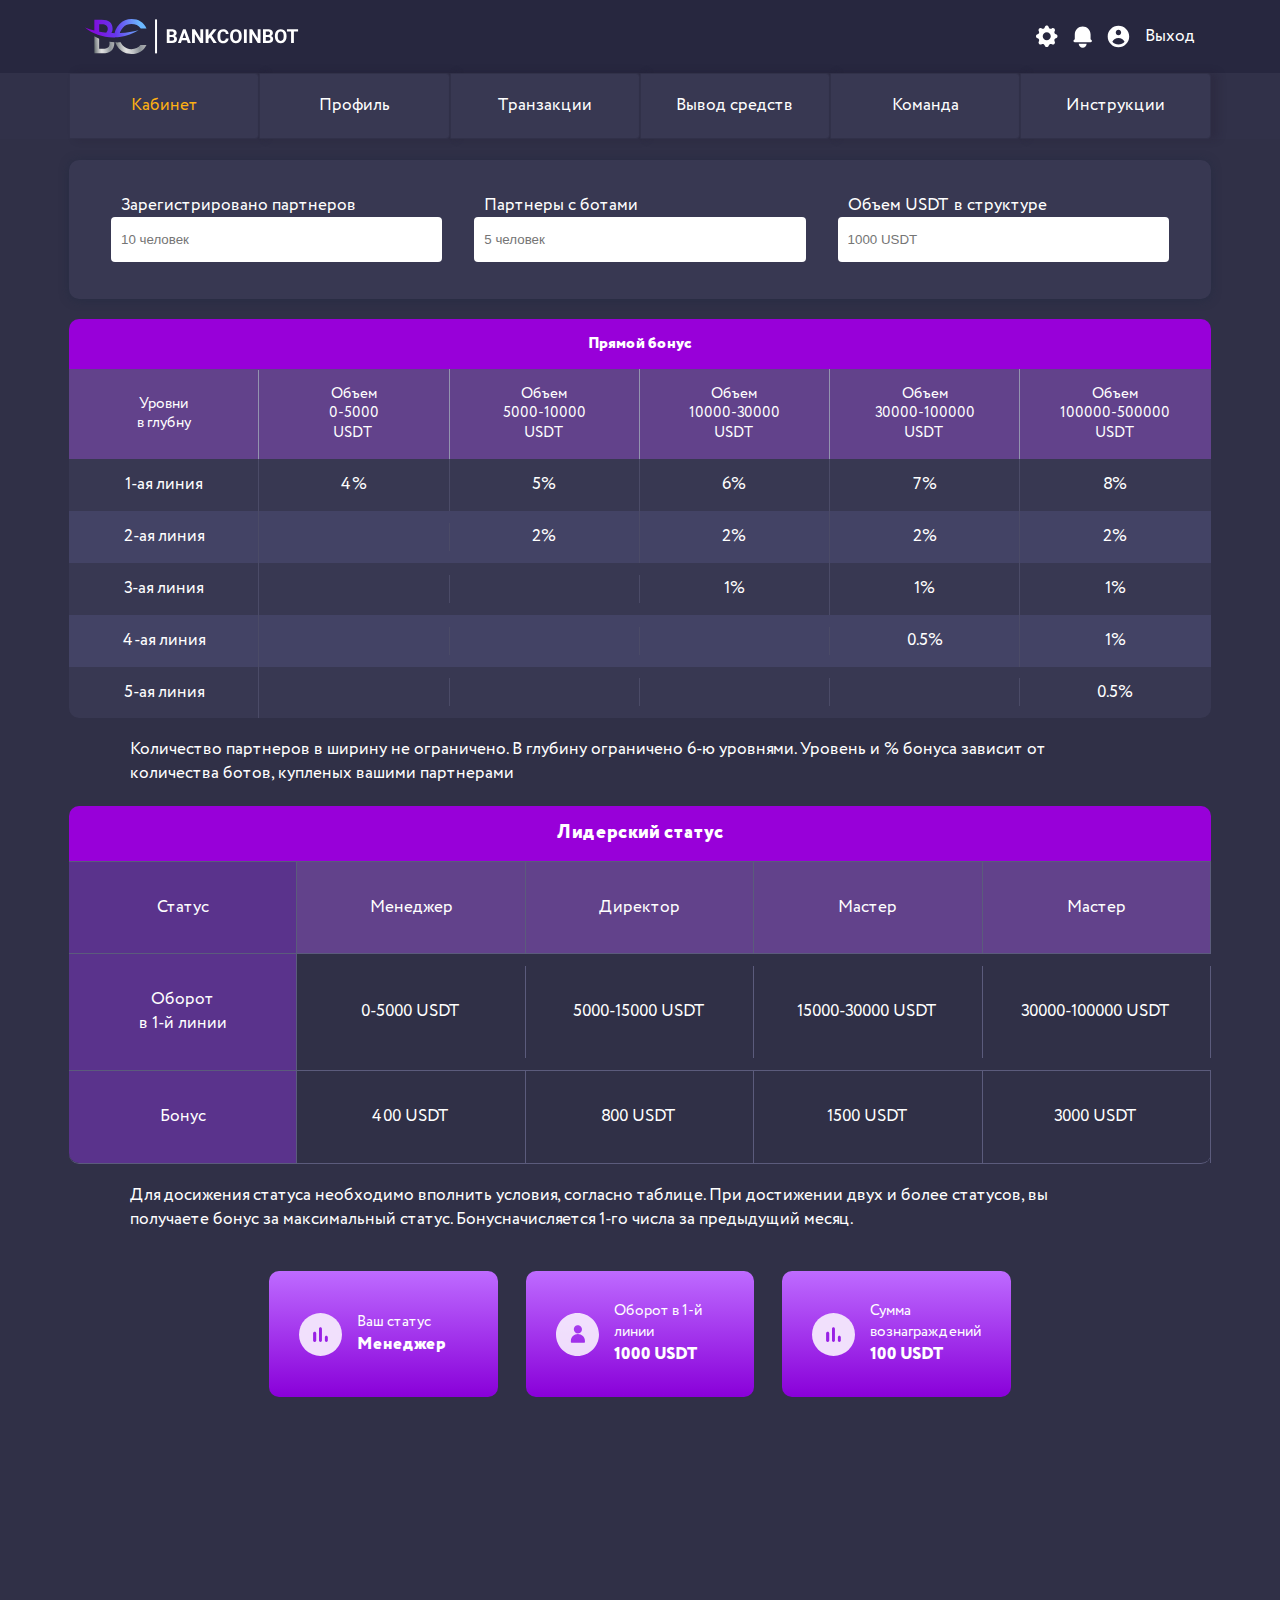
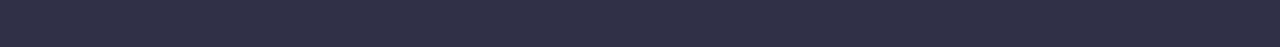
<file: pages/comand.html>
<!DOCTYPE html>
<html lang="en">
<head>
    <meta charset="UTF-8">
    <meta name="viewport" content="width=device-width, initial-scale=1.0">
    <title>Команда</title>
    <link rel="icon" href="../img/favicon.svg">
    <link rel="stylesheet" href="../css/style.css">
    <link rel="stylesheet" href="../css/media-comand.css">
</head>
<body style="background: #303047;">
    <div class="header header-2">
        <div class="container">
            <div class="row">
                <div class="col col-6 col-sm-6">
                    <a href="../pages/index.html"><img src="../img/header-logo.svg" alt="" class="header-logo--mb"></a>
                </div>
                <div class="col col-6 header-2-row col-sm-6">
                    <a href=""><img src="../img/cog.svg" alt=""></a>
                    <a href=""><img src="../img/icoooon---1.svg" alt=""></a>
                    <a href=""><img src="../img/icooooon---2.svg" alt=""></a>
                    <span>Выход</span>
                    <div class="col col-lg-2 mn-header menu-item--2 col-md-2">
                        <div class="menu menu-2">
                            <input type="checkbox" id="burger-checkbox" class="burger-checkbox">
                            <label for="burger-checkbox" class="burger"></label>
                            <ul class="menu-list">
                                <li><a href="./basket.html" class="menu-item">Кабинет</a><li>
                                <li><a href="./profile.html" class="menu-item">Профиль</a><li>
                                <li><a href="./transition.html" class="menu-item">Транзакции</a><li>
                                <li><a href="./conclusion.html" class="menu-item">Вывод средств</a><li>
                                <li><a href="./comand.html" class="menu-item">Команда</a></li>
                                <li><a href="./instructions.html" class="menu-item">Инструкции</a></li>
                                <li><a href="./index.html"></a></li>
                            </ul>
                        </div>                    
                    </div>
                </div>
                
            </div>
        </div>
    </div>
    <div class="home-menu home-menu-comand">
        <div class="container">
            <div class="home-menu-row row">
                <div class="col col-2 col-md-3_5">
                    <a href="./basket.html"><button class="home-menu-button">Кабинет</button></a>
                </div>
                <div class="col col-2 col-md-3_5">
                    <a href="./profile.html"><button class="home-menu-button">Профиль</button></a>
                </div>
                <div class="col col-2 col-md-3_5">
                    <a href="./transition.html"><button class="home-menu-button">Транзакции</button></a>
                </div>
                <div class="col col-2 col-md-3_5">
                    <a href="./conclusion.html"><button class="home-menu-button">Вывод средств</button></a>
                </div>
                <div class="col col-2 col-md-3_5">
                    <a href="./comand.html"><button class="home-menu-button">Команда</button></a>
                </div>
                <div class="col col-2 col-md-3_5">
                    <a href="./instructions.html"><button class="home-menu-button">Инструкции</button></a>
                </div>
            </div>
        </div>
    </div>
   <div class="home-comand">
        <div class="container">
            <div class="row home-comand-row">
                <div class="col col-4 col-md-12 col-sm-12">
                    <span>Зарегистрировано партнеров</span>
                    <input type="text" placeholder="10 человек">
                </div>
                <div class="col col-4 col-md-12 col-sm-12">
                    <span>Партнеры с ботами</span>
                    <input type="text" placeholder="5 человек">
                </div>
                <div class="col col-4 col-md-12 col-sm-12">
                    <span>Объем USDT в структуре</span>
                    <input type="text" placeholder="1000 USDT">
                </div>
            </div>
        </div>
   </div>
   <div class="home-bonus">
        <div class="container">
          <div class="home-bonus-top">
            <div class="row home-bonus-row-header justify-content-center">
                <h5>Прямой бонус</h5>
            </div>
            <div class="row home-bonus-row--1 align-items-center">
                <div class="col col-2">
                    <span>Уровни <br>в глубну</span>
                </div>
                <div class="col col-2">
                    <span>Объем<br> 0-5000<br> USDT</span>
                </div>
                <div class="col col-2">
                    <span>Объем <br>5000-10000 <br>USDT</span>
                </div>
                <div class="col col-2">
                    <span>Объем <br>10000-30000 <br>USDT</span>
                </div>
                <div class="col col-2">
                    <span>Объем <br>30000-100000 <br>USDT</span>
                </div>
                <div class="col col-2">
                    <span>Объем <br>100000-500000 <br>USDT</span>
                </div>
            </div>
            <div class="row home-bonus-row--2 align-items-center">
                <div class="col col-2">
                    <span>1-ая линия</span>
                </div>
                <div class="col col-2">
                    <span>4%</span>
                </div>
                <div class="col col-2">
                    <span>5%</span>
                </div>
                <div class="col col-2">
                    <span>6%</span>
                </div>
                <div class="col col-2">
                    <span>7%</span>
                </div>
                <div class="col col-2">
                    <span>8%</span>
                </div>
            </div>
            <div class="row home-bonus-row--3 align-items-center">
                <div class="col col-2">
                    <span>2-ая линия</span>
                </div>
                <div class="col col-2">
                    <span></span>
                </div>
                <div class="col col-2">
                    <span>2%</span>
                </div>
                <div class="col col-2">
                    <span>2%</span>
                </div>
                <div class="col col-2">
                    <span>2%</span>
                </div>
                <div class="col col-2">
                    <span>2%</span>
                </div>
            </div>
            <div class="row home-bonus-row--2 align-items-center">
                <div class="col col-2">
                    <span>3-ая линия</span>
                </div>
                <div class="col col-2">
                    <span></span>
                </div>
                <div class="col col-2">
                    <span></span>
                </div>
                <div class="col col-2">
                    <span>1%</span>
                </div>
                <div class="col col-2">
                    <span>1%</span>
                </div>
                <div class="col col-2">
                    <span>1%</span>
                </div>
            </div>
            <div class="row home-bonus-row--3 align-items-center">
                <div class="col col-2">
                    <span>4-ая линия</span>
                </div>
                <div class="col col-2">
                    <span></span>
                </div>
                <div class="col col-2">
                    <span></span>
                </div>
                <div class="col col-2">
                    <span></span>
                </div>
                <div class="col col-2">
                    <span>0.5%</span>
                </div>
                <div class="col col-2">
                    <span>1%</span>
                </div>
            </div>
            <div class="row home-bonus-row--2 home-bonus-row--2-last  align-items-center">
                <div class="col col-2">
                    <span>5-ая линия</span>
                </div>
                <div class="col col-2">
                    <span></span>
                </div>
                <div class="col col-2">
                    <span></span>
                </div>
                <div class="col col-2">
                    <span></span>
                </div>
                <div class="col col-2">
                    <span></span>
                </div>
                <div class="col col-2">
                    <span>0.5%</span>
                </div>
            </div>
            <p>
                Количество партнеров в ширину не ограничено. В глубину ограничено 6-ю уровнями. 
                Уровень и % бонуса зависит от количества ботов, купленых вашими партнерами
            </p>
          </div>
          <div class="home-bonus-bottom">
                <div class="row home-bonus-bottom-header justify-content-center">
                    <span>Лидерский статус</span>
                </div>
                <div class="row home-bonus-bottom-row--1  align-items-center">
                    <div class="col col-2_5 home-bonus-col-2-5--1">
                        <span>Статус</span>
                    </div>
                    <div class="col col-2_5">
                        <span>Менеджер</span>
                    </div>
                    <div class="col col-2_5">
                        <span>Директор</span>
                    </div>
                    <div class="col col-2_5">
                        <span>Мастер</span>
                    </div>
                    <div class="col col-2_5">
                        <span>Мастер</span>
                    </div>
                </div>
                <div class="row  align-items-center ali-none">
                    <div class="col col-2_5 home-bonus-col-2-5--1">
                        <span>Оборот<br> в 1-й линии</span> 
                    </div>
                    <div class="col col-2_5">
                        <span>0-5000 USDT</span>
                    </div>
                    <div class="col col-2_5">
                        <span>5000-15000 USDT</span>
                    </div>
                    <div class="col col-2_5">
                        <span>15000-30000 USDT</span>
                    </div>
                    <div class="col col-2_5">
                        <span>30000-100000 USDT</span>
                    </div>
                </div>
                <div class="row home-bonus-bottom-row--2  align-items-center">
                    <div class="col col-2_5 home-bonus-col-2-5--1" style="border-bottom-left-radius: 10px;">
                        <span>Бонус</span>
                    </div>
                    <div class="col col-2_5">
                        <span>400 USDT</span>
                    </div>
                    <div class="col col-2_5">
                        <span>800 USDT</span>
                    </div>
                    <div class="col col-2_5">
                        <span>1500 USDT</span>
                    </div>
                    <div class="col col-2_5">
                        <span>3000 USDT</span>
                    </div>
                </div>
                <p>
                    Для досижения статуса необходимо вполнить условия, согласно таблице. При 
                    достижении двух и более статусов, вы получаете бонус за максимальный статус. 
                    Бонусначисляется 1-го числа за предыдущий месяц.
                </p>
          </div>
        </div>
   </div>
   <div class="home-bonus-carts">
        <div class="container">
            <div class="home-bonus-carts-row row justify-content-center">
                <div class="col col-2_5 col-xl-3_5 col-md-12">
                    <img src="../img/Icon.svg" alt="">
                    <b>Ваш статус<span>Менеджер</span></b>
                </div>
                <div class="col col-2_5 col-xl-3_5 col-md-12">
                    <img src="../img/profile.img.svg" alt="">
                    <b>Оборот в 1-й<br> линии<span>1000 USDT</span></b>
                </div>
                <div class="col col-2_5 col-xl-3_5 col-md-12">
                    <img src="../img/Icon.svg" alt="">
                    <b>Сумма вознаграждений<span>100 USDT</span></b>
                </div>
            </div>
        </div>
   </div>
</body>
</html>
</file>
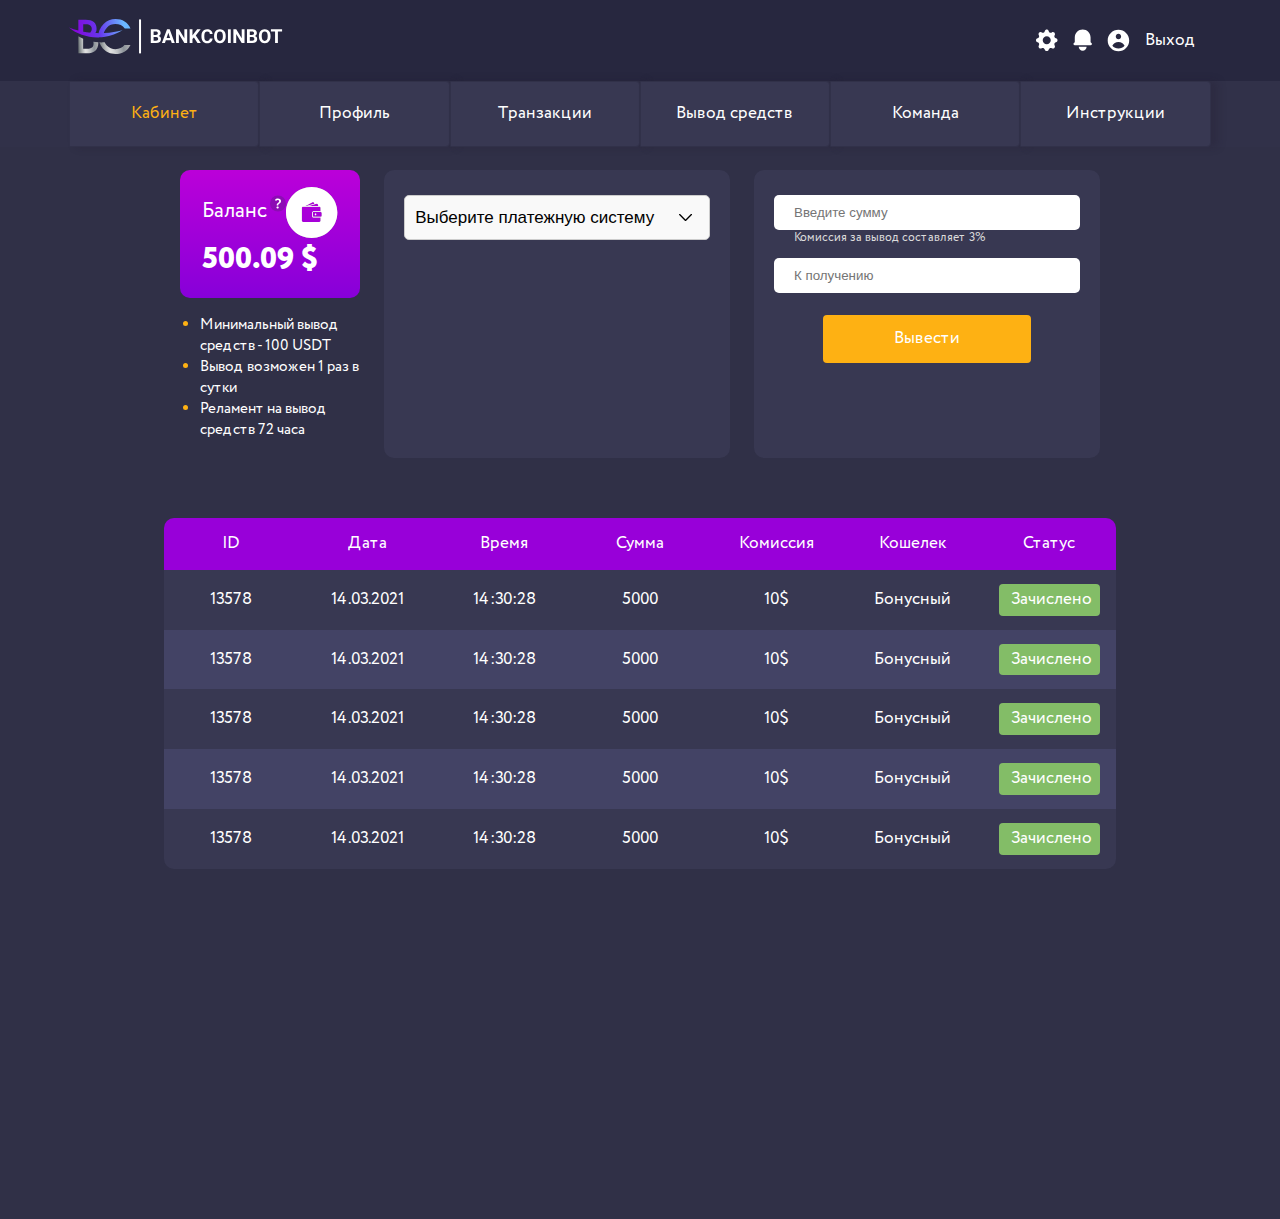
<file: pages/conclusion.html>
<!DOCTYPE html>
<html lang="en">
<head>
    <meta charset="UTF-8">
    <meta name="viewport" content="width=device-width, initial-scale=1.0">
    <title>Вывод средств</title>
    <link rel="icon" href="../img/favicon.svg">
    <link rel="stylesheet" href="../css/style.css">
    <link rel="stylesheet" href="../css/media-conclusion.css">
</head>
<body style="background: #303047;">
    <div class="header header-2">
        <div class="container">
            <div class="row header-row-conclusion">
                <div class="col-6 col-md-3 col-sm-4">
                    <img src="../img/header-logo.svg" alt="" class="header-logo-3">
                </div>
                <div class="col col-6 header-2-row col-md-9 col-sm-8">
                    <a href=""><img src="../img/cog.svg" alt=""></a>
                    <a href=""><img src="../img/icoooon---1.svg" alt=""></a>
                    <a href=""><img src="../img/icooooon---2.svg" alt=""></a>
                    <span>Выход</span>
                    <div class="col-2 col-lg-2 mn-header menu-item--2 col-sm-2">
                        <div class="menu menu-2">
                            <input type="checkbox" id="burger-checkbox" class="burger-checkbox">
                            <label for="burger-checkbox" class="burger"></label>
                            <ul class="menu-list">
                                <li><a href="./basket.html" class="menu-item">Кабинет</a><li>
                                <li><a href="./profile.html" class="menu-item">Профиль</a><li>
                                <li><a href="./transition.html" class="menu-item">Транзакции</a><li>
                                <li><a href="./conclusion.html" class="menu-item">Вывод средств</a><li>
                                <li><a href="./comand.html" class="menu-item">Команда</a></li>
                                <li><a href="./instructions.html" class="menu-item">Инструкции</a></li>
                                <li><a href="./index.html"></a></li>
                            </ul>
                        </div>                    
                    </div>
                </div>
            </div>
        </div>
    </div>
    <div class="home-menu home-menu--2">
        <div class="container">
            <div class="home-menu-row row">
                <div class="col col-2 col-md-3_5">
                    <a href="./basket.html"><button class="home-menu-button">Кабинет</button></a>
                </div>
                <div class="col col-2 col-md-3_5">
                    <a href="./profile.html"><button class="home-menu-button">Профиль</button></a>
                </div>
                <div class="col col-2 col-md-3_5">
                    <a href="./transition.html"><button class="home-menu-button">Транзакции</button></a>
                </div>
                <div class="col col-2 col-md-3_5">
                    <a href="./conclusion.html"><button class="home-menu-button">Вывод средств</button></a>
                </div>
                <div class="col col-2 col-md-3_5">
                    <a href="./comand.html"><button class="home-menu-button">Команда</button></a>
                </div>
                <div class="col col-2 col-md-3_5">
                    <a href="./instructions.html"><button class="home-menu-button">Инструкции</button></a>
                </div>
            </div>
        </div>
    </div>
    <div class="home-conclusion">
        <div class="container">
            <div class="row justify-content-center col-lg-12 col-sm-12">
                <div class="col col-10 row home-conclusion-row col-xl-12 col-lg-12">
                    <div class="col-2_5 col-lg-10 home-conclusion-row-header col-md-12 column-sm">
                        <div class="home-cash-balance col-lg-6 col-sm-12 ">
                            <div class="home-cash-balance-top">
                                <span>Баланс<img src="../img/queshion.svg" alt=""></span>
                                <img src="../img/cash-img.svg" alt="">
                            </div>
                            <div class="home-cash-balance-botton">
                                <b>500.09 $</b>
                            </div>
                        </div>
                        <ul class="home-conclusion-ul col-lg-6 col-sm-12 ">
                            <li>Минимальный вывод средств - 100 USDT</li>
                            <li>Вывод возможен 1 раз в сутки</li>
                            <li>Реламент на вывод <br>средств 72 часа</li>
                        </ul>
                    </div>
                    <div class="col-5 col-lg-5 col-md-6 col-sm-12 custom-select-block">
                        <div class="custom-select" id="imageSelect">
                            <div class="selected">
                                Выберите платежную систему
                            </div>
                            <div class="options">
                                <div class="option" data-value="2">
                                    <img src="../img/Bitcoin-mini.svg" alt=""> BTC — Bitcoin
                                </div>
                                <div class="option" data-value="3">
                                    <img src="../img/Bitcoin-mini.svg" alt=""> BTC — Bitcoin
                                </div>
                            </div>
                        </div>
                    </div>
                    <div class="col-5 home-conclusion-input-column col-lg-5 col-sm-12">
                        <input type="number" placeholder="Введите сумму" class="home-conclusion-input">
                        <span>Комиссия за вывод составляет 3%</span>
                        <input type="text" placeholder="К получению" class="home-conclusion-input home-conclusion-input--2">
                        <button>Вывести</button>
                    </div>
                </div>
            </div>
        </div>
    </div>
    <div class="home-check">
        <div class="container">
            <div class="row column align-items-center">
                <div class="col col-10 home-check-row-item home-check-row-item--1 col-md-11">
                    <button>ID</button>
                    <button>Дата</button>
                    <button>Время</button>
                    <button>Сумма</button>
                    <button>Комиссия</button>
                    <button>Кошелек</button>
                    <button>Статус</button>
                </div>
                <div class="col col-10 home-check-row-item home-check-row-item--2 col-md-11">
                    <button>13578</button>
                    <button>14.03.2021</button>
                    <button>14:30:28</button>
                    <button>5000</button>
                    <button>10$</button>
                    <button>Бонусный</button>
                    <button class="home-check-btn">Зачислено</button>
                </div>
                <div class="col col-10 home-check-row-item home-check-row-item--3 col-md-11">
                    <button>13578</button>
                    <button>14.03.2021</button>
                    <button>14:30:28</button>
                    <button>5000</button>
                    <button>10$</button>
                    <button>Бонусный</button>
                    <button class="home-check-btn">Зачислено</button>
                </div>
                <div class="col col-10 home-check-row-item home-check-row-item--4 col-md-11">
                    <button>13578</button>
                    <button>14.03.2021</button>
                    <button>14:30:28</button>
                    <button>5000</button>
                    <button>10$</button>
                    <button>Бонусный</button>
                    <button class="home-check-btn">Зачислено</button>
                </div>
                <div class="col col-10 home-check-row-item home-check-row-item--5 col-md-11">
                    <button>13578</button>
                    <button>14.03.2021</button>
                    <button>14:30:28</button>
                    <button>5000</button>
                    <button>10$</button>
                    <button>Бонусный</button>
                    <button class="home-check-btn">Зачислено</button>
                </div>
                <div class="col col-10 home-check-row-item home-check-row-item--6 col-md-11">
                    <button>13578</button>
                    <button>14.03.2021</button>
                    <button>14:30:28</button>
                    <button>5000</button>
                    <button>10$</button>
                    <button>Бонусный</button>
                    <button class="home-check-btn">Зачислено</button>
                </div>
            </div>
        </div>
    </div>
    <script>
        const select = document.getElementById('imageSelect');
        const selected = select.querySelector('.selected');
        const options = select.querySelector('.options');
        const optionItems = select.querySelectorAll('.option');

        selected.addEventListener('click', () => {
            options.style.display = options.style.display === 'block' ? 'none' : 'block';
        });

        optionItems.forEach(option => {
            option.addEventListener('click', () => {
            selected.innerHTML = option.innerHTML;
            options.style.display = 'none';
            const value = option.dataset.value;
            console.log('Выбрано значение:', value);
            });
        });

        document.addEventListener('click', (e) => {
            if (!select.contains(e.target)) {
            options.style.display = 'none';
            }
        });
</script>
</body>
</html>
</file>
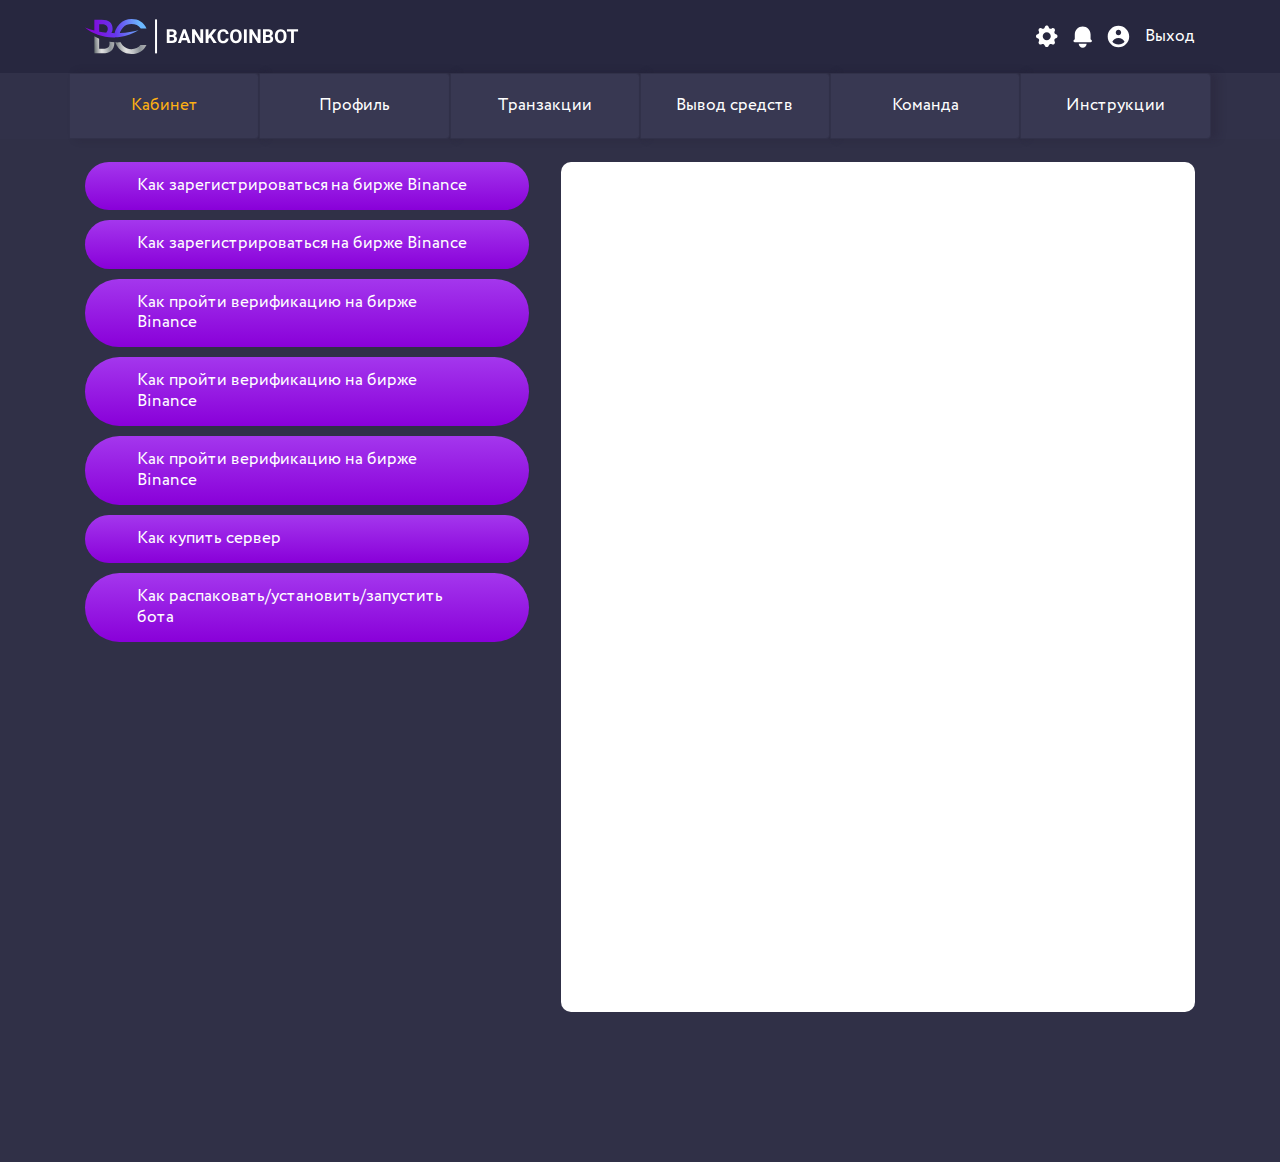
<file: pages/instructions.html>
<!DOCTYPE html>
<html lang="en">
<head>
    <meta charset="UTF-8">
    <meta name="viewport" content="width=device-width, initial-scale=1.0">
    <title>Инструкции</title>
    <link rel="stylesheet" href="../css/style.css">
    <link rel="icon" href="../img/favicon.svg">
    <link rel="stylesheet" href="../css/media-instructions.css">
</head>
<body style="background: #303047;">
    <div class="header header-2">
        <div class="container container-inst">
            <div class="row">
                <div class="col col-6 col-sm-6">
                    <a href="../pages/index.html"><img src="../img/header-logo.svg" alt="" class="header-logo--mb"></a>
                </div>
                <div class="col col-6 header-2-row col-sm-6">
                    <a href=""><img src="../img/cog.svg" alt=""></a>
                    <a href=""><img src="../img/icoooon---1.svg" alt=""></a>
                    <a href=""><img src="../img/icooooon---2.svg" alt=""></a>
                    <span>Выход</span>
                    <div class="col col-lg-2 mn-header menu-item--2 col-md-2 col-sm-4">
                        <div class="menu menu-2">
                            <input type="checkbox" id="burger-checkbox" class="burger-checkbox">
                            <label for="burger-checkbox" class="burger"></label>
                            <ul class="menu-list">
                                <li><a href="./basket.html" class="menu-item">Кабинет</a><li>
                                <li><a href="./profile.html" class="menu-item">Профиль</a><li>
                                <li><a href="./transition.html" class="menu-item">Транзакции</a><li>
                                <li><a href="./conclusion.html" class="menu-item">Вывод средств</a><li>
                                <li><a href="./comand.html" class="menu-item">Команда</a></li>
                                <li><a href="./instructions.html" class="menu-item">Инструкции</a></li>
                                <li><a href="./index.html"></a></li>
                            </ul>
                        </div>                    
                    </div>
                </div>
            </div>
        </div>
    </div>
    <div class="home-menu home-menu--2">
        <div class="container">
            <div class="home-menu-row row">
                <div class="col col-2 col-md-3_5">
                    <a href="./basket.html"><button class="home-menu-button">Кабинет</button></a>
                </div>
                <div class="col col-2 col-md-3_5">
                    <a href="./profile.html"><button class="home-menu-button">Профиль</button></a>
                </div>
                <div class="col col-2 col-md-3_5">
                    <a href="./transition.html"><button class="home-menu-button">Транзакции</button></a>
                </div>
                <div class="col col-2 col-md-3_5">
                    <a href="./conclusion.html"><button class="home-menu-button">Вывод средств</button></a>
                </div>
                <div class="col col-2 col-md-3_5">
                    <a href="./comand.html"><button class="home-menu-button">Команда</button></a>
                </div>
                <div class="col col-2 col-md-3_5">
                    <a href="./instructions.html"><button class="home-menu-button">Инструкции</button></a>
                </div>
            </div>
        </div>
    </div>
    <div class="home-instructions">
        <div class="container">
            <div class="row home-instructions-row">
                <div class="col col-5 col-lg-6 col-lg-6 col-sm-12">
                    <div class="col-12">
                        <span>Как зарегистрироваться на бирже Binance</span>
                    </div>
                    <div class="col-12">
                        <span>Как зарегистрироваться на бирже Binance</span>
                    </div>
                    <div class="col-12">
                        <span>Как пройти верификацию на бирже Binance</span>
                    </div>
                    <div class="col-12">
                        <span>Как пройти верификацию на бирже Binance</span>
                    </div>
                    <div class="col-12">
                        <span>Как пройти верификацию на бирже Binance</span>
                    </div>
                    <div class="col-12">
                        <span>Как купить сервер</span>
                    </div>
                    <div class="col-12">
                        <span>Как распаковать/установить/запустить бота</span>
                    </div>
                </div>
                <div class="col col-7 col-lg-6 col-lg-6 col-sm-12">
                    <div class="home-instructions-right"></div>
                </div>
            </div>
        </div>
    </div>
</body>
</html>
</file>
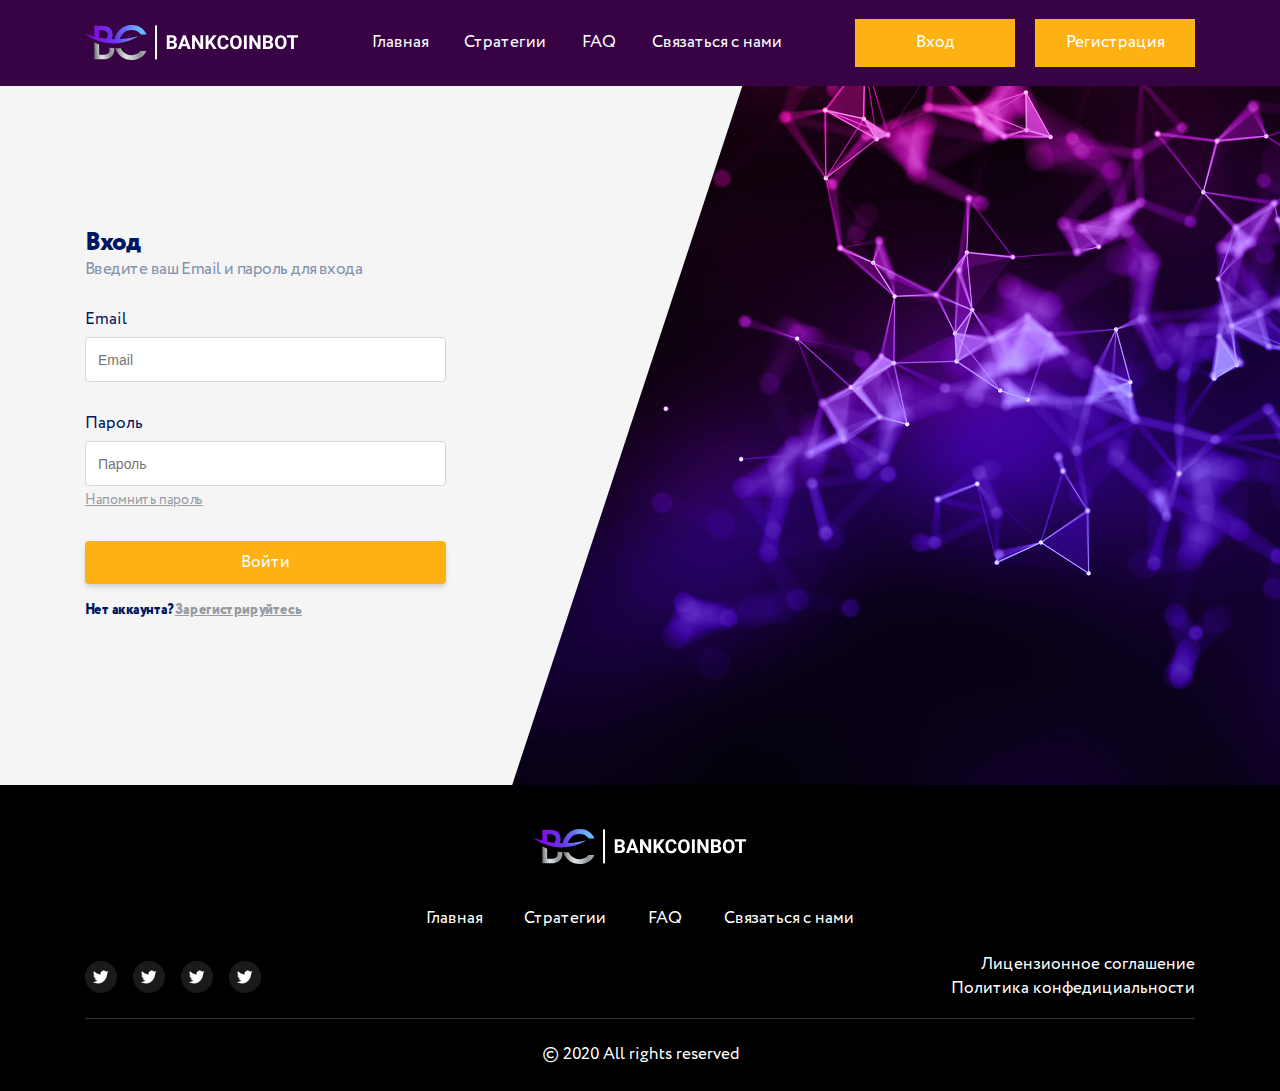
<file: pages/login.html>
<!DOCTYPE html>
<html lang="en">
<head>
    <meta charset="UTF-8">
    <meta name="viewport" content="width=, initial-scale=1.0">
    <title>Логин</title>
    <link rel="icon" href="../img/favicon.svg">
    <link rel="stylesheet" href="../css/style.css">
    <link rel="stylesheet" href="../css/media.css">
    <link rel="stylesheet" href="../css/media-login.css">
    <link   rel="stylesheet" href="https://cdnjs.cloudflare.com/ajax/libs/font-awesome/6.5.0/css/all.min.css"/>
</head>
<body>
    <header class="header" style="background: rgba(55, 3, 69, 1);">
        <div class="container">
            <div class="header-row">
                <a href=""><img src="../img/header-logo.svg" alt=""></a>
                <nav class="header-nav">
                    <a href="./index.html">Главная</a>
                    <a href="./index.html#strategeis">Стратегии</a>
                    <a href="./index.html#faq">FAQ</a>
                    <a href="./index.html#home-form">Связаться с нами</a>
                </nav>
                <div class="header-button">
                    <a href="../pages/login.html"><button>Вход</button></a>
                    <a href="../pages/registor.html"><button>Регистрация</button></a>
                </div>
                <div class="col-lg-6 mn-header">
                    <div class="menu">
                        <input type="checkbox" id="burger-checkbox" class="burger-checkbox">
                        <label for="burger-checkbox" class="burger"></label>
                        <ul class="menu-list">
                            <li><a href="./index.html" class="menu-item">Главная</a><li>
                            <li><a href="./index.html#strategeis" class="menu-item">Стратегии</a><li>
                            <li><a href="./index.html#faq" class="menu-item">FAQ</a><li>
                            <li><a href="./index.html#home-form" class="menu-item">Связаться с нами</a><li>
                            <li class="li-modal"> 
                                <a href="login.html"><button>Вход</button></a>
                                <a href="registor.html"><button>Регистрация</button></a>        
                            </li>
                        </ul>
                    </div>                    
                </div>
            </div>
        </div>
    </header>
    <div class="login login-container">
        <div class="container">
            <div class="column col-md-12 align-items-center-md col-sm-12">
                <h1>Вход</h1>
                <span>Введите ваш Email и пароль для входа</span>
                <div class="login-column">
                    <div class="login-column-item">
                        <b>Email</b>
                        <input type="email" placeholder="Email">
                    </div>
                    <div class="login-column-item">
                        <b>Пароль</b>
                        <input type="password" placeholder="Пароль" class="input-password">
                        <a href="" class="reset-password">Напомнить пароль</a>
                    </div>
                    <div class="login-column-item">
                        <button class="button-entrance">Войти</button>
                        <span>Нет аккаунта?<a href="./registor.html" class="reset-password">Зарегистрируйтесь</a></span>
                    </div>
                </div>
            </div>
        </div>
    </div>
    <div class="footer">
        <div class="container">
            <img src="../img/header-logo.svg" alt="" class="logo-footer">
            <div class="footer-row align-items-center">
                <div class="footer-row-item footer-row-item--1">
                    <a href="./index.html">Главная</a>
                    <a href="./index.html#strategeis">Стратегии</a>
                    <a href="./index.html#faq">FAQ</a>
                    <a href="./index.html#home-form">Связаться с нами</a>
                </div>
                <div class="footer-row-item footer-row-item--2">
                    <div class="social-row">
                        <a href=""><img src="../img/social-icons.svg" alt=""></a>
                        <a href=""><img src="../img/social-icons.svg" alt=""></a>
                        <a href=""><img src="../img/social-icons.svg" alt=""></a>
                        <a href=""><img src="../img/social-icons.svg" alt=""></a>
                    </div>
                    <div class="social-row-text">
                        <a href="">Лицензионное соглашение</a>
                        <a href="">Политика конфедициальности</a>
                    </div>
                </div>
            </div>
            <div class="footer-bottom">
                <div class="row justify-content-between align-items-center-sm">
                    <div class="col col-12">
                        <span>© 2020 All rights reserved</span>
                    </div>
                </div>
            </div>
        </div>
    </div>
</body>
</html>
</file>
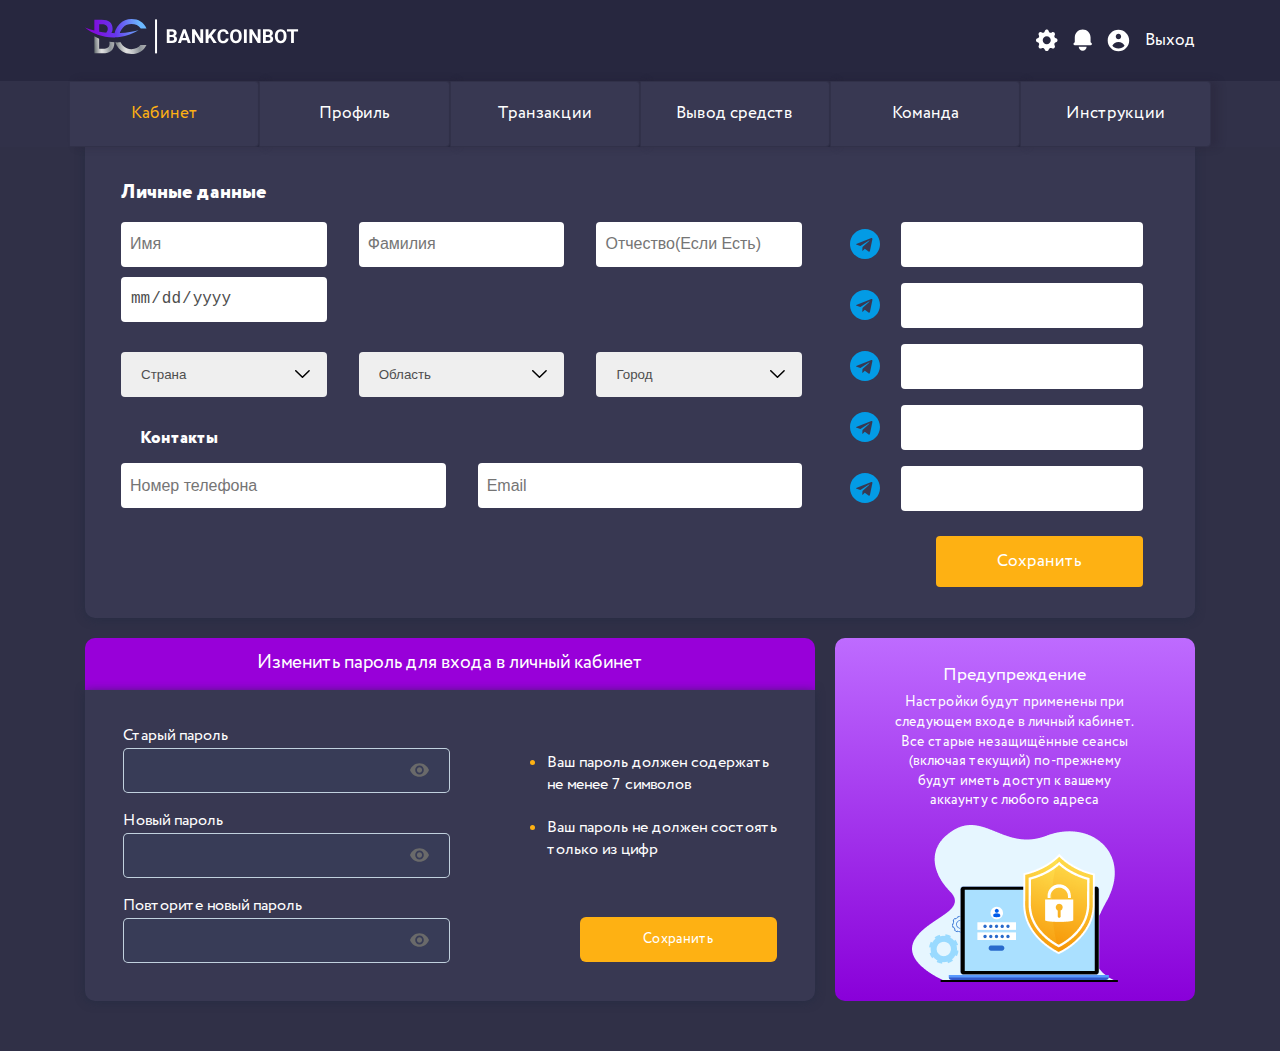
<file: pages/profile.html>
<!DOCTYPE html>
<html lang="en">
<head>
    <meta charset="UTF-8">
    <meta name="viewport" content="width=device-width, initial-scale=1.0">
    <title>Профиль</title>
    <link rel="icon" href="../img/favicon.svg">
    <link rel="stylesheet" href="../css/style.css">
    <link rel="stylesheet" href="../css/media-profile.css">
</head>
<body style=" background: #303047;">
    <div class="header header-2">
        <div class="container">
            <div class="row">
                <div class="col col-6 col-sm-5 col-sm-5">
                    <img src="../img/header-logo.svg" alt="" class="header-logo--mb">
                </div>
                <div class="col col-6 header-2-row col-sm-7">
                    <a href=""><img src="../img/cog.svg" alt=""></a>
                    <a href=""><img src="../img/icoooon---1.svg" alt=""></a>
                    <a href=""><img src="../img/icooooon---2.svg" alt=""></a>
                    <span>Выход</span>
                    <div class="col col-lg-3 mn-header menu-item--2 col-sm-2">
                        <div class="menu menu-2">
                            <input type="checkbox" id="burger-checkbox" class="burger-checkbox">
                            <label for="burger-checkbox" class="burger"></label>
                            <ul class="menu-list">
                                <li><a href="./basket.html" class="menu-item">Кабинет</a><li>
                                <li><a href="./profile.html" class="menu-item">Профиль</a><li>
                                <li><a href="./transition.html" class="menu-item">Транзакции</a><li>
                                <li><a href="./conclusion.html" class="menu-item">Вывод средств</a><li>
                                <li><a href="./comand.html" class="menu-item">Команда</a></li>
                                <li><a href="./instructions.html" class="menu-item">Инструкции</a></li>
                                <li><a class="menu-item">Выход</a></li>
                            </ul>
                        </div>                    
                    </div> 
                </div>
            </div>
        </div>
    </div>
    <div class="home-menu">
        <div class="container">
            <div class="home-menu-row row">
                <div class="col col-2 col-md-3_5">
                    <a href="./basket.html"><button class="home-menu-button">Кабинет</button></a>
                </div>
                <div class="col col-2 col-md-3_5">
                    <a href="./profile.html"><button class="home-menu-button">Профиль</button></a>
                </div>
                <div class="col col-2 col-md-3_5">
                    <a href="./transition.html"><button class="home-menu-button">Транзакции</button></a>
                </div>
                <div class="col col-2 col-md-3_5">
                    <a href="./conclusion.html"><button class="home-menu-button">Вывод средств</button></a>
                </div>
                <div class="col col-2 col-md-3_5">
                    <a href="./comand.html"><button class="home-menu-button">Команда</button></a>
                </div>
                <div class="col col-2 col-md-3_5">
                    <a href="./instructions.html"><button class="home-menu-button">Инструкции</button></a>
                </div>
            </div>
        </div>
    </div>
    <div class="home-profile">
        <div class="container">
          <div class="bg-profile">
            <h3>Личные данные</h3>
            <div class="row home-profile-row"> 
                <div class="col col-8 col-lg-7 col-md-6 col-sm-12">
                    <div class="row row-fio">
                        <div class="col col-4 col-lg-10 col-md-12">
                            <input type="text" placeholder="Имя">
                        </div>
                        <div class="col col-4 col-lg-10 col-md-12">
                            <input type="text" placeholder="Фамилия">
                        </div> 
                         <div class="col col-4 col-lg-10 col-md-12">
                            <input type="text" placeholder="Отчество(Если Есть)">
                        </div>
                    </div>
                    <div class="row data-row">
                        <div class="col col-4 col-lg-10 col-md-12">
                            <label for="date" class="data-label">
                                <input type="date" id="date" placeholder="Дата рождения" class="custom-date">
                            </label>
                        </div>
                    </div>
                    <div class="row select-row">
                       <div class="col col-4 col-lg-10 col-md-12">
                            <div class="home-profile-select">
                                <select name="" id="">  
                                    <option value="AW">Страна</option>
                                    <option value="AW">Aruba</option>
                                    <option value="AF">Afghanistan</option>
                                    <option value="AO">Angola</option>
                                    <option value="AI">Anguilla</option>
                                    <option value="AX">Åland Islands</option>
                                    <option value="AL">Albania</option>
                                    <option value="AD">Andorra</option>
                                    <option value="AE">United Arab Emirates</option>
                                    <option value="AR">Argentina</option>
                                    <option value="AM">Armenia</option>
                                    <option value="AS">American Samoa</option>
                                    <option value="AQ">Antarctica</option>
                                    <option value="TF">French Southern Territories</option>
                                    <option value="AG">Antigua and Barbuda</option>
                                    <option value="AU">Australia</option>
                                    <option value="AT">Austria</option>
                                    <option value="AZ">Azerbaijan</option>
                                    <option value="BI">Burundi</option>
                                    <option value="BE">Belgium</option>
                                    <option value="BJ">Benin</option>
                                    <option value="BQ">Bonaire, Sint Eustatius and Saba</option>
                                    <option value="BF">Burkina Faso</option>
                                    <option value="BD">Bangladesh</option>
                                    <option value="BG">Bulgaria</option>
                                    <option value="BH">Bahrain</option>
                                    <option value="BS">Bahamas</option>
                                    <option value="BA">Bosnia and Herzegovina</option>
                                    <option value="BL">Saint Barthélemy</option>
                                    <option value="BY">Belarus</option>
                                    <option value="BZ">Belize</option>
                                    <option value="BM">Bermuda</option>
                                    <option value="BO">Bolivia (Plurinational State of)</option>
                                    <option value="BR">Brazil</option>
                                    <option value="BB">Barbados</option>
                                    <option value="BN">Brunei Darussalam</option>
                                    <option value="BT">Bhutan</option>
                                    <option value="BV">Bouvet Island</option>
                                    <option value="BW">Botswana</option>
                                    <option value="CF">Central African Republic</option>
                                    <option value="CA">Canada</option>
                                    <option value="CC">Cocos (Keeling) Islands</option>
                                    <option value="CH">Switzerland</option>
                                    <option value="CL">Chile</option>
                                    <option value="CN">China</option>
                                    <option value="CI">Côte d'Ivoire</option>
                                    <option value="CM">Cameroon</option>
                                    <option value="CD">Congo (Democratic Republic of the)</option>
                                    <option value="CG">Congo</option>
                                    <option value="CK">Cook Islands</option>
                                    <option value="CO">Colombia</option>
                                    <option value="KM">Comoros</option>
                                    <option value="CV">Cabo Verde</option>
                                    <option value="CR">Costa Rica</option>
                                    <option value="CU">Cuba</option>
                                    <option value="CW">Curaçao</option>
                                    <option value="CX">Christmas Island</option>
                                    <option value="KY">Cayman Islands</option>
                                    <option value="CY">Cyprus</option>
                                    <option value="CZ">Czechia</option>
                                    <option value="DE">Germany</option>
                                    <option value="DJ">Djibouti</option>
                                    <option value="DM">Dominica</option>
                                    <option value="DK">Denmark</option>
                                    <option value="DO">Dominican Republic</option>
                                    <option value="DZ">Algeria</option>
                                    <option value="EC">Ecuador</option>
                                    <option value="EG">Egypt</option>
                                    <option value="ER">Eritrea</option>
                                    <option value="EH">Western Sahara</option>
                                    <option value="ES">Spain</option>
                                    <option value="EE">Estonia</option>
                                    <option value="ET">Ethiopia</option>
                                    <option value="FI">Finland</option>
                                    <option value="FJ">Fiji</option>
                                    <option value="FK">Falkland Islands (Malvinas)</option>
                                    <option value="FR">France</option>
                                    <option value="FO">Faroe Islands</option>
                                    <option value="FM">Micronesia (Federated States of)</option>
                                    <option value="GA">Gabon</option>
                                    <option value="GB">United Kingdom</option>
                                    <option value="GE">Georgia</option>
                                    <option value="GG">Guernsey</option>
                                    <option value="GH">Ghana</option>
                                    <option value="GI">Gibraltar</option>
                                    <option value="GN">Guinea</option>
                                    <option value="GP">Guadeloupe</option>
                                    <option value="GM">Gambia</option>
                                    <option value="GW">Guinea-Bissau</option>
                                    <option value="GQ">Equatorial Guinea</option>
                                    <option value="GR">Greece</option>
                                    <option value="GD">Grenada</option>
                                    <option value="GL">Greenland</option>
                                    <option value="GT">Guatemala</option>
                                    <option value="GF">French Guiana</option>
                                    <option value="GU">Guam</option>
                                    <option value="GY">Guyana</option>
                                    <option value="HK">Hong Kong</option>
                                    <option value="HM">Heard Island and McDonald Islands</option>
                                    <option value="HN">Honduras</option>
                                    <option value="HR">Croatia</option>
                                    <option value="HT">Haiti</option>
                                    <option value="HU">Hungary</option>
                                    <option value="ID">Indonesia</option>
                                    <option value="IM">Isle of Man</option>
                                    <option value="IN">India</option>
                                    <option value="IO">British Indian Ocean Territory</option>
                                    <option value="IE">Ireland</option>
                                    <option value="IR">Iran (Islamic Republic of)</option>
                                    <option value="IQ">Iraq</option>
                                    <option value="IS">Iceland</option>
                                    <option value="IL">Israel</option>
                                    <option value="IT">Italy</option>
                                    <option value="JM">Jamaica</option>
                                    <option value="JE">Jersey</option>
                                    <option value="JO">Jordan</option>
                                    <option value="JP">Japan</option>
                                    <option value="KZ">Kazakhstan</option>
                                    <option value="KE">Kenya</option>
                                    <option value="KG">Kyrgyzstan</option>
                                    <option value="KH">Cambodia</option>
                                    <option value="KI">Kiribati</option>
                                    <option value="KN">Saint Kitts and Nevis</option>
                                    <option value="KR">Korea (Republic of)</option>
                                    <option value="KW">Kuwait</option>
                                    <option value="LA">Lao People's Democratic Republic</option>
                                    <option value="LB">Lebanon</option>
                                    <option value="LR">Liberia</option>
                                    <option value="LY">Libya</option>
                                    <option value="LC">Saint Lucia</option>
                                    <option value="LI">Liechtenstein</option>
                                    <option value="LK">Sri Lanka</option>
                                    <option value="LS">Lesotho</option>
                                    <option value="LT">Lithuania</option>
                                    <option value="LU">Luxembourg</option>
                                    <option value="LV">Latvia</option>
                                    <option value="MO">Macao</option>
                                    <option value="MF">Saint Martin (French part)</option>
                                    <option value="MA">Morocco</option>
                                    <option value="MC">Monaco</option>
                                    <option value="MD">Moldova (Republic of)</option>
                                    <option value="MG">Madagascar</option>
                                    <option value="MV">Maldives</option>
                                    <option value="MX">Mexico</option>
                                    <option value="MH">Marshall Islands</option>
                                    <option value="MK">North Macedonia</option>
                                    <option value="ML">Mali</option>
                                    <option value="MT">Malta</option>
                                    <option value="MM">Myanmar</option>
                                    <option value="ME">Montenegro</option>
                                    <option value="MN">Mongolia</option>
                                    <option value="MP">Northern Mariana Islands</option>
                                    <option value="MZ">Mozambique</option>
                                    <option value="MR">Mauritania</option>
                                    <option value="MS">Montserrat</option>
                                    <option value="MQ">Martinique</option>
                                    <option value="MU">Mauritius</option>
                                    <option value="MW">Malawi</option>
                                    <option value="MY">Malaysia</option>
                                    <option value="YT">Mayotte</option>
                                    <option value="NA">Namibia</option>
                                    <option value="NC">New Caledonia</option>
                                    <option value="NE">Niger</option>
                                    <option value="NF">Norfolk Island</option>
                                    <option value="NG">Nigeria</option>
                                    <option value="NI">Nicaragua</option>
                                    <option value="NU">Niue</option>
                                    <option value="NL">Netherlands</option>
                                    <option value="NO">Norway</option>
                                    <option value="NP">Nepal</option>
                                    <option value="NR">Nauru</option>
                                    <option value="NZ">New Zealand</option>
                                    <option value="OM">Oman</option>
                                    <option value="PK">Pakistan</option>
                                    <option value="PA">Panama</option>
                                    <option value="PN">Pitcairn</option>
                                    <option value="PE">Peru</option>
                                    <option value="PH">Philippines</option>
                                    <option value="PW">Palau</option>
                                    <option value="PG">Papua New Guinea</option>
                                    <option value="PL">Poland</option>
                                    <option value="PR">Puerto Rico</option>
                                    <option value="KP">Korea (Democratic People's Republic of)</option>
                                    <option value="PT">Portugal</option>
                                    <option value="PY">Paraguay</option>
                                    <option value="PS">Palestine, State of</option>
                                    <option value="PF">French Polynesia</option>
                                    <option value="QA">Qatar</option>
                                    <option value="RE">Réunion</option>
                                    <option value="RO">Romania</option>
                                    <option value="RU">Russian Federation</option>
                                    <option value="RW">Rwanda</option>
                                    <option value="SA">Saudi Arabia</option>
                                    <option value="SD">Sudan</option>
                                    <option value="SN">Senegal</option>
                                    <option value="SG">Singapore</option>
                                    <option value="GS">South Georgia and the South Sandwich Islands</option>
                                    <option value="SH">Saint Helena, Ascension and Tristan da Cunha</option>
                                    <option value="SJ">Svalbard and Jan Mayen</option>
                                    <option value="SB">Solomon Islands</option>
                                    <option value="SL">Sierra Leone</option>
                                    <option value="SV">El Salvador</option>
                                    <option value="SM">San Marino</option>
                                    <option value="SO">Somalia</option>
                                    <option value="PM">Saint Pierre and Miquelon</option>
                                    <option value="RS">Serbia</option>
                                    <option value="SS">South Sudan</option>
                                    <option value="ST">Sao Tome and Principe</option>
                                    <option value="SR">Suriname</option>
                                    <option value="SK">Slovakia</option>
                                    <option value="SI">Slovenia</option>
                                    <option value="SE">Sweden</option>
                                    <option value="SZ">Eswatini</option>
                                    <option value="SX">Sint Maarten (Dutch part)</option>
                                    <option value="SC">Seychelles</option>
                                    <option value="SY">Syrian Arab Republic</option>
                                    <option value="TC">Turks and Caicos Islands</option>
                                    <option value="TD">Chad</option>
                                    <option value="TG">Togo</option>
                                    <option value="TH">Thailand</option>
                                    <option value="TJ">Tajikistan</option>
                                    <option value="TK">Tokelau</option>
                                    <option value="TM">Turkmenistan</option>
                                    <option value="TL">Timor-Leste</option>
                                    <option value="TO">Tonga</option>
                                    <option value="TT">Trinidad and Tobago</option>
                                    <option value="TN">Tunisia</option>
                                    <option value="TR">Türkiye</option>
                                    <option value="TV">Tuvalu</option>
                                    <option value="TW">Taiwan, Province of China</option>
                                    <option value="TZ">Tanzania, United Republic of</option>
                                    <option value="UG">Uganda</option>
                                    <option value="UA">Ukraine</option>
                                    <option value="UM">United States Minor Outlying Islands</option>
                                    <option value="UY">Uruguay</option>
                                    <option value="US">United States of America</option>
                                    <option value="UZ">Uzbekistan</option>
                                    <option value="VA">Holy See</option>
                                    <option value="VC">Saint Vincent and the Grenadines</option>
                                    <option value="VE">Venezuela (Bolivarian Republic of)</option>
                                    <option value="VG">Virgin Islands (British)</option>
                                    <option value="VI">Virgin Islands (U.S.)</option>
                                    <option value="VN">Viet Nam</option>
                                    <option value="VU">Vanuatu</option>
                                    <option value="WF">Wallis and Futuna</option>
                                    <option value="WS">Samoa</option>
                                    <option value="YE">Yemen</option>
                                    <option value="ZA">South Africa</option>
                                    <option value="ZM">Zambia</option>
                                    <option value="ZW">Zimbabwe</option>
                                </select>
                            </div>
                       </div>
                       <div class="col col-4 col-lg-10 col-md-12">
                            <div class="home-profile-select">
                                <select name="" id="">  
                                    <option value="AW">Область</option>
                                    <option value="AW">Aruba</option>
                                    <option value="AF">Afghanistan</option>
                                    <option value="AO">Angola</option>
                                    <option value="AI">Anguilla</option>
                                    <option value="AX">Åland Islands</option>
                                    <option value="AL">Albania</option>
                                    <option value="AD">Andorra</option>
                                    <option value="AE">United Arab Emirates</option>
                                    <option value="AR">Argentina</option>
                                    <option value="AM">Armenia</option>
                                    <option value="AS">American Samoa</option>
                                    <option value="AQ">Antarctica</option>
                                    <option value="TF">French Southern Territories</option>
                                    <option value="AG">Antigua and Barbuda</option>
                                    <option value="AU">Australia</option>
                                    <option value="AT">Austria</option>
                                    <option value="AZ">Azerbaijan</option>
                                    <option value="BI">Burundi</option>
                                    <option value="BE">Belgium</option>
                                    <option value="BJ">Benin</option>
                                    <option value="BQ">Bonaire, Sint Eustatius and Saba</option>
                                    <option value="BF">Burkina Faso</option>
                                    <option value="BD">Bangladesh</option>
                                    <option value="BG">Bulgaria</option>
                                    <option value="BH">Bahrain</option>
                                    <option value="BS">Bahamas</option>
                                    <option value="BA">Bosnia and Herzegovina</option>
                                    <option value="BL">Saint Barthélemy</option>
                                    <option value="BY">Belarus</option>
                                    <option value="BZ">Belize</option>
                                    <option value="BM">Bermuda</option>
                                    <option value="BO">Bolivia (Plurinational State of)</option>
                                    <option value="BR">Brazil</option>
                                    <option value="BB">Barbados</option>
                                    <option value="BN">Brunei Darussalam</option>
                                    <option value="BT">Bhutan</option>
                                    <option value="BV">Bouvet Island</option>
                                    <option value="BW">Botswana</option>
                                    <option value="CF">Central African Republic</option>
                                    <option value="CA">Canada</option>
                                    <option value="CC">Cocos (Keeling) Islands</option>
                                    <option value="CH">Switzerland</option>
                                    <option value="CL">Chile</option>
                                    <option value="CN">China</option>
                                    <option value="CI">Côte d'Ivoire</option>
                                    <option value="CM">Cameroon</option>
                                    <option value="CD">Congo (Democratic Republic of the)</option>
                                    <option value="CG">Congo</option>
                                    <option value="CK">Cook Islands</option>
                                    <option value="CO">Colombia</option>
                                    <option value="KM">Comoros</option>
                                    <option value="CV">Cabo Verde</option>
                                    <option value="CR">Costa Rica</option>
                                    <option value="CU">Cuba</option>
                                    <option value="CW">Curaçao</option>
                                    <option value="CX">Christmas Island</option>
                                    <option value="KY">Cayman Islands</option>
                                    <option value="CY">Cyprus</option>
                                    <option value="CZ">Czechia</option>
                                    <option value="DE">Germany</option>
                                    <option value="DJ">Djibouti</option>
                                    <option value="DM">Dominica</option>
                                    <option value="DK">Denmark</option>
                                    <option value="DO">Dominican Republic</option>
                                    <option value="DZ">Algeria</option>
                                    <option value="EC">Ecuador</option>
                                    <option value="EG">Egypt</option>
                                    <option value="ER">Eritrea</option>
                                    <option value="EH">Western Sahara</option>
                                    <option value="ES">Spain</option>
                                    <option value="EE">Estonia</option>
                                    <option value="ET">Ethiopia</option>
                                    <option value="FI">Finland</option>
                                    <option value="FJ">Fiji</option>
                                    <option value="FK">Falkland Islands (Malvinas)</option>
                                    <option value="FR">France</option>
                                    <option value="FO">Faroe Islands</option>
                                    <option value="FM">Micronesia (Federated States of)</option>
                                    <option value="GA">Gabon</option>
                                    <option value="GB">United Kingdom</option>
                                    <option value="GE">Georgia</option>
                                    <option value="GG">Guernsey</option>
                                    <option value="GH">Ghana</option>
                                    <option value="GI">Gibraltar</option>
                                    <option value="GN">Guinea</option>
                                    <option value="GP">Guadeloupe</option>
                                    <option value="GM">Gambia</option>
                                    <option value="GW">Guinea-Bissau</option>
                                    <option value="GQ">Equatorial Guinea</option>
                                    <option value="GR">Greece</option>
                                    <option value="GD">Grenada</option>
                                    <option value="GL">Greenland</option>
                                    <option value="GT">Guatemala</option>
                                    <option value="GF">French Guiana</option>
                                    <option value="GU">Guam</option>
                                    <option value="GY">Guyana</option>
                                    <option value="HK">Hong Kong</option>
                                    <option value="HM">Heard Island and McDonald Islands</option>
                                    <option value="HN">Honduras</option>
                                    <option value="HR">Croatia</option>
                                    <option value="HT">Haiti</option>
                                    <option value="HU">Hungary</option>
                                    <option value="ID">Indonesia</option>
                                    <option value="IM">Isle of Man</option>
                                    <option value="IN">India</option>
                                    <option value="IO">British Indian Ocean Territory</option>
                                    <option value="IE">Ireland</option>
                                    <option value="IR">Iran (Islamic Republic of)</option>
                                    <option value="IQ">Iraq</option>
                                    <option value="IS">Iceland</option>
                                    <option value="IL">Israel</option>
                                    <option value="IT">Italy</option>
                                    <option value="JM">Jamaica</option>
                                    <option value="JE">Jersey</option>
                                    <option value="JO">Jordan</option>
                                    <option value="JP">Japan</option>
                                    <option value="KZ">Kazakhstan</option>
                                    <option value="KE">Kenya</option>
                                    <option value="KG">Kyrgyzstan</option>
                                    <option value="KH">Cambodia</option>
                                    <option value="KI">Kiribati</option>
                                    <option value="KN">Saint Kitts and Nevis</option>
                                    <option value="KR">Korea (Republic of)</option>
                                    <option value="KW">Kuwait</option>
                                    <option value="LA">Lao People's Democratic Republic</option>
                                    <option value="LB">Lebanon</option>
                                    <option value="LR">Liberia</option>
                                    <option value="LY">Libya</option>
                                    <option value="LC">Saint Lucia</option>
                                    <option value="LI">Liechtenstein</option>
                                    <option value="LK">Sri Lanka</option>
                                    <option value="LS">Lesotho</option>
                                    <option value="LT">Lithuania</option>
                                    <option value="LU">Luxembourg</option>
                                    <option value="LV">Latvia</option>
                                    <option value="MO">Macao</option>
                                    <option value="MF">Saint Martin (French part)</option>
                                    <option value="MA">Morocco</option>
                                    <option value="MC">Monaco</option>
                                    <option value="MD">Moldova (Republic of)</option>
                                    <option value="MG">Madagascar</option>
                                    <option value="MV">Maldives</option>
                                    <option value="MX">Mexico</option>
                                    <option value="MH">Marshall Islands</option>
                                    <option value="MK">North Macedonia</option>
                                    <option value="ML">Mali</option>
                                    <option value="MT">Malta</option>
                                    <option value="MM">Myanmar</option>
                                    <option value="ME">Montenegro</option>
                                    <option value="MN">Mongolia</option>
                                    <option value="MP">Northern Mariana Islands</option>
                                    <option value="MZ">Mozambique</option>
                                    <option value="MR">Mauritania</option>
                                    <option value="MS">Montserrat</option>
                                    <option value="MQ">Martinique</option>
                                    <option value="MU">Mauritius</option>
                                    <option value="MW">Malawi</option>
                                    <option value="MY">Malaysia</option>
                                    <option value="YT">Mayotte</option>
                                    <option value="NA">Namibia</option>
                                    <option value="NC">New Caledonia</option>
                                    <option value="NE">Niger</option>
                                    <option value="NF">Norfolk Island</option>
                                    <option value="NG">Nigeria</option>
                                    <option value="NI">Nicaragua</option>
                                    <option value="NU">Niue</option>
                                    <option value="NL">Netherlands</option>
                                    <option value="NO">Norway</option>
                                    <option value="NP">Nepal</option>
                                    <option value="NR">Nauru</option>
                                    <option value="NZ">New Zealand</option>
                                    <option value="OM">Oman</option>
                                    <option value="PK">Pakistan</option>
                                    <option value="PA">Panama</option>
                                    <option value="PN">Pitcairn</option>
                                    <option value="PE">Peru</option>
                                    <option value="PH">Philippines</option>
                                    <option value="PW">Palau</option>
                                    <option value="PG">Papua New Guinea</option>
                                    <option value="PL">Poland</option>
                                    <option value="PR">Puerto Rico</option>
                                    <option value="KP">Korea (Democratic People's Republic of)</option>
                                    <option value="PT">Portugal</option>
                                    <option value="PY">Paraguay</option>
                                    <option value="PS">Palestine, State of</option>
                                    <option value="PF">French Polynesia</option>
                                    <option value="QA">Qatar</option>
                                    <option value="RE">Réunion</option>
                                    <option value="RO">Romania</option>
                                    <option value="RU">Russian Federation</option>
                                    <option value="RW">Rwanda</option>
                                    <option value="SA">Saudi Arabia</option>
                                    <option value="SD">Sudan</option>
                                    <option value="SN">Senegal</option>
                                    <option value="SG">Singapore</option>
                                    <option value="GS">South Georgia and the South Sandwich Islands</option>
                                    <option value="SH">Saint Helena, Ascension and Tristan da Cunha</option>
                                    <option value="SJ">Svalbard and Jan Mayen</option>
                                    <option value="SB">Solomon Islands</option>
                                    <option value="SL">Sierra Leone</option>
                                    <option value="SV">El Salvador</option>
                                    <option value="SM">San Marino</option>
                                    <option value="SO">Somalia</option>
                                    <option value="PM">Saint Pierre and Miquelon</option>
                                    <option value="RS">Serbia</option>
                                    <option value="SS">South Sudan</option>
                                    <option value="ST">Sao Tome and Principe</option>
                                    <option value="SR">Suriname</option>
                                    <option value="SK">Slovakia</option>
                                    <option value="SI">Slovenia</option>
                                    <option value="SE">Sweden</option>
                                    <option value="SZ">Eswatini</option>
                                    <option value="SX">Sint Maarten (Dutch part)</option>
                                    <option value="SC">Seychelles</option>
                                    <option value="SY">Syrian Arab Republic</option>
                                    <option value="TC">Turks and Caicos Islands</option>
                                    <option value="TD">Chad</option>
                                    <option value="TG">Togo</option>
                                    <option value="TH">Thailand</option>
                                    <option value="TJ">Tajikistan</option>
                                    <option value="TK">Tokelau</option>
                                    <option value="TM">Turkmenistan</option>
                                    <option value="TL">Timor-Leste</option>
                                    <option value="TO">Tonga</option>
                                    <option value="TT">Trinidad and Tobago</option>
                                    <option value="TN">Tunisia</option>
                                    <option value="TR">Türkiye</option>
                                    <option value="TV">Tuvalu</option>
                                    <option value="TW">Taiwan, Province of China</option>
                                    <option value="TZ">Tanzania, United Republic of</option>
                                    <option value="UG">Uganda</option>
                                    <option value="UA">Ukraine</option>
                                    <option value="UM">United States Minor Outlying Islands</option>
                                    <option value="UY">Uruguay</option>
                                    <option value="US">United States of America</option>
                                    <option value="UZ">Uzbekistan</option>
                                    <option value="VA">Holy See</option>
                                    <option value="VC">Saint Vincent and the Grenadines</option>
                                    <option value="VE">Venezuela (Bolivarian Republic of)</option>
                                    <option value="VG">Virgin Islands (British)</option>
                                    <option value="VI">Virgin Islands (U.S.)</option>
                                    <option value="VN">Viet Nam</option>
                                    <option value="VU">Vanuatu</option>
                                    <option value="WF">Wallis and Futuna</option>
                                    <option value="WS">Samoa</option>
                                    <option value="YE">Yemen</option>
                                    <option value="ZA">South Africa</option>
                                    <option value="ZM">Zambia</option>
                                    <option value="ZW">Zimbabwe</option>
                                </select>
                            </div>
                       </div>
                       <div class="col col-4 col-lg-10 col-md-12">
                        <div class="home-profile-select">
                            <select name="" id="">  
                                <option value="AW">Город</option>
                                <option value="AW">Aruba</option>
                                <option value="AF">Afghanistan</option>
                                <option value="AO">Angola</option>
                                <option value="AI">Anguilla</option>
                                <option value="AX">Åland Islands</option>
                                <option value="AL">Albania</option>
                                <option value="AD">Andorra</option>
                                <option value="AE">United Arab Emirates</option>
                                <option value="AR">Argentina</option>
                                <option value="AM">Armenia</option>
                                <option value="AS">American Samoa</option>
                                <option value="AQ">Antarctica</option>
                                <option value="TF">French Southern Territories</option>
                                <option value="AG">Antigua and Barbuda</option>
                                <option value="AU">Australia</option>
                                <option value="AT">Austria</option>
                                <option value="AZ">Azerbaijan</option>
                                <option value="BI">Burundi</option>
                                <option value="BE">Belgium</option>
                                <option value="BJ">Benin</option>
                                <option value="BQ">Bonaire, Sint Eustatius and Saba</option>
                                <option value="BF">Burkina Faso</option>
                                <option value="BD">Bangladesh</option>
                                <option value="BG">Bulgaria</option>
                                <option value="BH">Bahrain</option>
                                <option value="BS">Bahamas</option>
                                <option value="BA">Bosnia and Herzegovina</option>
                                <option value="BL">Saint Barthélemy</option>
                                <option value="BY">Belarus</option>
                                <option value="BZ">Belize</option>
                                <option value="BM">Bermuda</option>
                                <option value="BO">Bolivia (Plurinational State of)</option>
                                <option value="BR">Brazil</option>
                                <option value="BB">Barbados</option>
                                <option value="BN">Brunei Darussalam</option>
                                <option value="BT">Bhutan</option>
                                <option value="BV">Bouvet Island</option>
                                <option value="BW">Botswana</option>
                                <option value="CF">Central African Republic</option>
                                <option value="CA">Canada</option>
                                <option value="CC">Cocos (Keeling) Islands</option>
                                <option value="CH">Switzerland</option>
                                <option value="CL">Chile</option>
                                <option value="CN">China</option>
                                <option value="CI">Côte d'Ivoire</option>
                                <option value="CM">Cameroon</option>
                                <option value="CD">Congo (Democratic Republic of the)</option>
                                <option value="CG">Congo</option>
                                <option value="CK">Cook Islands</option>
                                <option value="CO">Colombia</option>
                                <option value="KM">Comoros</option>
                                <option value="CV">Cabo Verde</option>
                                <option value="CR">Costa Rica</option>
                                <option value="CU">Cuba</option>
                                <option value="CW">Curaçao</option>
                                <option value="CX">Christmas Island</option>
                                <option value="KY">Cayman Islands</option>
                                <option value="CY">Cyprus</option>
                                <option value="CZ">Czechia</option>
                                <option value="DE">Germany</option>
                                <option value="DJ">Djibouti</option>
                                <option value="DM">Dominica</option>
                                <option value="DK">Denmark</option>
                                <option value="DO">Dominican Republic</option>
                                <option value="DZ">Algeria</option>
                                <option value="EC">Ecuador</option>
                                <option value="EG">Egypt</option>
                                <option value="ER">Eritrea</option>
                                <option value="EH">Western Sahara</option>
                                <option value="ES">Spain</option>
                                <option value="EE">Estonia</option>
                                <option value="ET">Ethiopia</option>
                                <option value="FI">Finland</option>
                                <option value="FJ">Fiji</option>
                                <option value="FK">Falkland Islands (Malvinas)</option>
                                <option value="FR">France</option>
                                <option value="FO">Faroe Islands</option>
                                <option value="FM">Micronesia (Federated States of)</option>
                                <option value="GA">Gabon</option>
                                <option value="GB">United Kingdom</option>
                                <option value="GE">Georgia</option>
                                <option value="GG">Guernsey</option>
                                <option value="GH">Ghana</option>
                                <option value="GI">Gibraltar</option>
                                <option value="GN">Guinea</option>
                                <option value="GP">Guadeloupe</option>
                                <option value="GM">Gambia</option>
                                <option value="GW">Guinea-Bissau</option>
                                <option value="GQ">Equatorial Guinea</option>
                                <option value="GR">Greece</option>
                                <option value="GD">Grenada</option>
                                <option value="GL">Greenland</option>
                                <option value="GT">Guatemala</option>
                                <option value="GF">French Guiana</option>
                                <option value="GU">Guam</option>
                                <option value="GY">Guyana</option>
                                <option value="HK">Hong Kong</option>
                                <option value="HM">Heard Island and McDonald Islands</option>
                                <option value="HN">Honduras</option>
                                <option value="HR">Croatia</option>
                                <option value="HT">Haiti</option>
                                <option value="HU">Hungary</option>
                                <option value="ID">Indonesia</option>
                                <option value="IM">Isle of Man</option>
                                <option value="IN">India</option>
                                <option value="IO">British Indian Ocean Territory</option>
                                <option value="IE">Ireland</option>
                                <option value="IR">Iran (Islamic Republic of)</option>
                                <option value="IQ">Iraq</option>
                                <option value="IS">Iceland</option>
                                <option value="IL">Israel</option>
                                <option value="IT">Italy</option>
                                <option value="JM">Jamaica</option>
                                <option value="JE">Jersey</option>
                                <option value="JO">Jordan</option>
                                <option value="JP">Japan</option>
                                <option value="KZ">Kazakhstan</option>
                                <option value="KE">Kenya</option>
                                <option value="KG">Kyrgyzstan</option>
                                <option value="KH">Cambodia</option>
                                <option value="KI">Kiribati</option>
                                <option value="KN">Saint Kitts and Nevis</option>
                                <option value="KR">Korea (Republic of)</option>
                                <option value="KW">Kuwait</option>
                                <option value="LA">Lao People's Democratic Republic</option>
                                <option value="LB">Lebanon</option>
                                <option value="LR">Liberia</option>
                                <option value="LY">Libya</option>
                                <option value="LC">Saint Lucia</option>
                                <option value="LI">Liechtenstein</option>
                                <option value="LK">Sri Lanka</option>
                                <option value="LS">Lesotho</option>
                                <option value="LT">Lithuania</option>
                                <option value="LU">Luxembourg</option>
                                <option value="LV">Latvia</option>
                                <option value="MO">Macao</option>
                                <option value="MF">Saint Martin (French part)</option>
                                <option value="MA">Morocco</option>
                                <option value="MC">Monaco</option>
                                <option value="MD">Moldova (Republic of)</option>
                                <option value="MG">Madagascar</option>
                                <option value="MV">Maldives</option>
                                <option value="MX">Mexico</option>
                                <option value="MH">Marshall Islands</option>
                                <option value="MK">North Macedonia</option>
                                <option value="ML">Mali</option>
                                <option value="MT">Malta</option>
                                <option value="MM">Myanmar</option>
                                <option value="ME">Montenegro</option>
                                <option value="MN">Mongolia</option>
                                <option value="MP">Northern Mariana Islands</option>
                                <option value="MZ">Mozambique</option>
                                <option value="MR">Mauritania</option>
                                <option value="MS">Montserrat</option>
                                <option value="MQ">Martinique</option>
                                <option value="MU">Mauritius</option>
                                <option value="MW">Malawi</option>
                                <option value="MY">Malaysia</option>
                                <option value="YT">Mayotte</option>
                                <option value="NA">Namibia</option>
                                <option value="NC">New Caledonia</option>
                                <option value="NE">Niger</option>
                                <option value="NF">Norfolk Island</option>
                                <option value="NG">Nigeria</option>
                                <option value="NI">Nicaragua</option>
                                <option value="NU">Niue</option>
                                <option value="NL">Netherlands</option>
                                <option value="NO">Norway</option>
                                <option value="NP">Nepal</option>
                                <option value="NR">Nauru</option>
                                <option value="NZ">New Zealand</option>
                                <option value="OM">Oman</option>
                                <option value="PK">Pakistan</option>
                                <option value="PA">Panama</option>
                                <option value="PN">Pitcairn</option>
                                <option value="PE">Peru</option>
                                <option value="PH">Philippines</option>
                                <option value="PW">Palau</option>
                                <option value="PG">Papua New Guinea</option>
                                <option value="PL">Poland</option>
                                <option value="PR">Puerto Rico</option>
                                <option value="KP">Korea (Democratic People's Republic of)</option>
                                <option value="PT">Portugal</option>
                                <option value="PY">Paraguay</option>
                                <option value="PS">Palestine, State of</option>
                                <option value="PF">French Polynesia</option>
                                <option value="QA">Qatar</option>
                                <option value="RE">Réunion</option>
                                <option value="RO">Romania</option>
                                <option value="RU">Russian Federation</option>
                                <option value="RW">Rwanda</option>
                                <option value="SA">Saudi Arabia</option>
                                <option value="SD">Sudan</option>
                                <option value="SN">Senegal</option>
                                <option value="SG">Singapore</option>
                                <option value="GS">South Georgia and the South Sandwich Islands</option>
                                <option value="SH">Saint Helena, Ascension and Tristan da Cunha</option>
                                <option value="SJ">Svalbard and Jan Mayen</option>
                                <option value="SB">Solomon Islands</option>
                                <option value="SL">Sierra Leone</option>
                                <option value="SV">El Salvador</option>
                                <option value="SM">San Marino</option>
                                <option value="SO">Somalia</option>
                                <option value="PM">Saint Pierre and Miquelon</option>
                                <option value="RS">Serbia</option>
                                <option value="SS">South Sudan</option>
                                <option value="ST">Sao Tome and Principe</option>
                                <option value="SR">Suriname</option>
                                <option value="SK">Slovakia</option>
                                <option value="SI">Slovenia</option>
                                <option value="SE">Sweden</option>
                                <option value="SZ">Eswatini</option>
                                <option value="SX">Sint Maarten (Dutch part)</option>
                                <option value="SC">Seychelles</option>
                                <option value="SY">Syrian Arab Republic</option>
                                <option value="TC">Turks and Caicos Islands</option>
                                <option value="TD">Chad</option>
                                <option value="TG">Togo</option>
                                <option value="TH">Thailand</option>
                                <option value="TJ">Tajikistan</option>
                                <option value="TK">Tokelau</option>
                                <option value="TM">Turkmenistan</option>
                                <option value="TL">Timor-Leste</option>
                                <option value="TO">Tonga</option>
                                <option value="TT">Trinidad and Tobago</option>
                                <option value="TN">Tunisia</option>
                                <option value="TR">Türkiye</option>
                                <option value="TV">Tuvalu</option>
                                <option value="TW">Taiwan, Province of China</option>
                                <option value="TZ">Tanzania, United Republic of</option>
                                <option value="UG">Uganda</option>
                                <option value="UA">Ukraine</option>
                                <option value="UM">United States Minor Outlying Islands</option>
                                <option value="UY">Uruguay</option>
                                <option value="US">United States of America</option>
                                <option value="UZ">Uzbekistan</option>
                                <option value="VA">Holy See</option>
                                <option value="VC">Saint Vincent and the Grenadines</option>
                                <option value="VE">Venezuela (Bolivarian Republic of)</option>
                                <option value="VG">Virgin Islands (British)</option>
                                <option value="VI">Virgin Islands (U.S.)</option>
                                <option value="VN">Viet Nam</option>
                                <option value="VU">Vanuatu</option>
                                <option value="WF">Wallis and Futuna</option>
                                <option value="WS">Samoa</option>
                                <option value="YE">Yemen</option>
                                <option value="ZA">South Africa</option>
                                <option value="ZM">Zambia</option>
                                <option value="ZW">Zimbabwe</option>
                            </select>
                        </div>
                   </div>
                   </div>
                    <div class="row row-contacts">
                        <div class="home-profile-telfon-item col col-6 col-lg-10 col-md-12">
                            <span>Контакты</span>
                            <input type="number" placeholder="Номер телефона">
                        </div>
                        <div class="home-profile-telfon-item col col-6 col-lg-10 col-md-12">
                            <input type="email" placeholder="Email">
                        </div>
                    </div>
                </div>
                <div class="col col-4 col-lg-5 col-md-6 col-sm-12">
                    <div class="column-social-input">
                        <div class="col col-12">
                            <img src="../img/telegram 1.svg" alt="">
                            <input type="text" name="" id="">
                        </div>
                        <div class="col col-12">
                            <img src="../img/telegram 1.svg" alt="">
                            <input type="text" name="" id="">
                        </div>
                        <div class="col col-12">
                            <img src="../img/telegram 1.svg" alt="">
                            <input type="text" name="" id="">
                        </div>
                        <div class="col col-12">
                            <img src="../img/telegram 1.svg" alt="">
                            <input type="text" name="" id="">
                        </div>
                        <div class="col col-12">
                            <img src="../img/telegram 1.svg" alt="">
                            <input type="text" name="" id="">
                        </div>
                        <div class="col col-12 ">
                            <button>Сохранить</button>
                        </div>
                    </div>
                </div>
            </div>
          </div>
        </div>
    </div>
    <div class="home-change">
        <div class="container">
           <div class="row home-change-row column-reverse-md align-items-center">
            <div class="col col-8 home-change-row-item col-md-11">
                <div class="row home-change-header justify-content-center">
                    <span>Изменить пароль для входа в личный кабинет</span>
                </div>
                <div class="row home-change-pasword justify-content-between">
                        <div class="col-6 col-sm-12">
                            <span>Старый пароль</span>
                            <div class="home-change-pasword-item">
                                <input type="password" placeholder="" id="password" class="first-password password">
                                <img src="../img/eyes.svg" alt="" onclick="togglePassword(this)" class="eye-open">
                                <img src="../img/close-eye.svg" onclick="togglePassword(this)"  alt="" class="eye-closed" style="display: none;">
                            </div>
                            <span>Новый пароль</span>
                            <div class="home-change-pasword-item">
                                <input type="password" placeholder="" id="password" class="password">
                                <img src="../img/eyes.svg" alt="" onclick="togglePassword(this)" class="eye-open">
                                <img src="../img/close-eye.svg" onclick="togglePassword(this)"  alt="" class="eye-closed" style="display: none;">
                            </div>                            
                            <span>Повторите новый пароль</span>
                            <div class="home-change-pasword-item">
                                <input type="password" placeholder="" id="password" class="last-password password">
                                <img src="../img/eyes.svg" alt="" onclick="togglePassword(this)" class="eye-open eye-open-last">
                                <img src="../img/close-eye.svg" onclick="togglePassword(this)" alt="" class="eye-closed eye-open-last" style="display: none;">
                            </div>                        
                        </div>
                        <div class="col-5 col-sm-12 home-change-pasword-item--2">
                            <ul>
                                <li>Ваш пароль должен содержать<br> не менее 7 символов</li>
                                <li>Ваш пароль не должен состоять<br>только из цифр</li>
                            </ul>
                            <button class="button home-change-pasword-button">Сохранить</button>
                        </div>
                </div>
                </div>
            <div class="col col-4 home-change-pasword-info col-md-6">
                <span>Предупреждение</span>
                <p>
                    Настройки будут применены при следующем входе в личный кабинет.
                    Все старые незащищённые сеансы (включая текущий) по-прежнему
                    будут иметь доступ к вашему аккаунту с любого адреса 
                </p>
                <img src="../img/preduprejdenie.png" alt="">
            </div>
            <div class="home-change-pasword-info-mb col-md-11">
                <div class="home-change-pasword-info-mb-item col-12">
                    <span>Предупреждение</span>
                    <p>
                        Настройки будут применены при следующем входе в личный кабинет.
                        Все старые незащищённые сеансы (включая текущий) по-прежнему
                        будут иметь доступ к вашему аккаунту с любого адреса 
                    </p>
                </div>
            </div>
           </div>
        </div>
    </div>
    <script>
        function togglePassword(clickedIcon) {
        const wrapper = clickedIcon.parentElement;
        const input = wrapper.querySelector('.password');
        const openIcon = wrapper.querySelector('.eye-open');
        const closedIcon = wrapper.querySelector('.eye-closed');

        if (input.type === "text") {
            
            input.type = "password";
            openIcon.style.display = "block";
            closedIcon.style.display = "none";
            input.style.background = "rgba(50, 185, 244, 0.03)"
            input.style.color = "white"
        } else {
            input.type = "text";
            openIcon.style.display = "none";
            closedIcon.style.display = "block";
            input.style.background = "white"
            input.style.color = "black"
        }

        console.log('Клик!', input.type);

    }

    </script>
</body>
</html>

<!-- outline: none; -->
<!--  -->
</file>
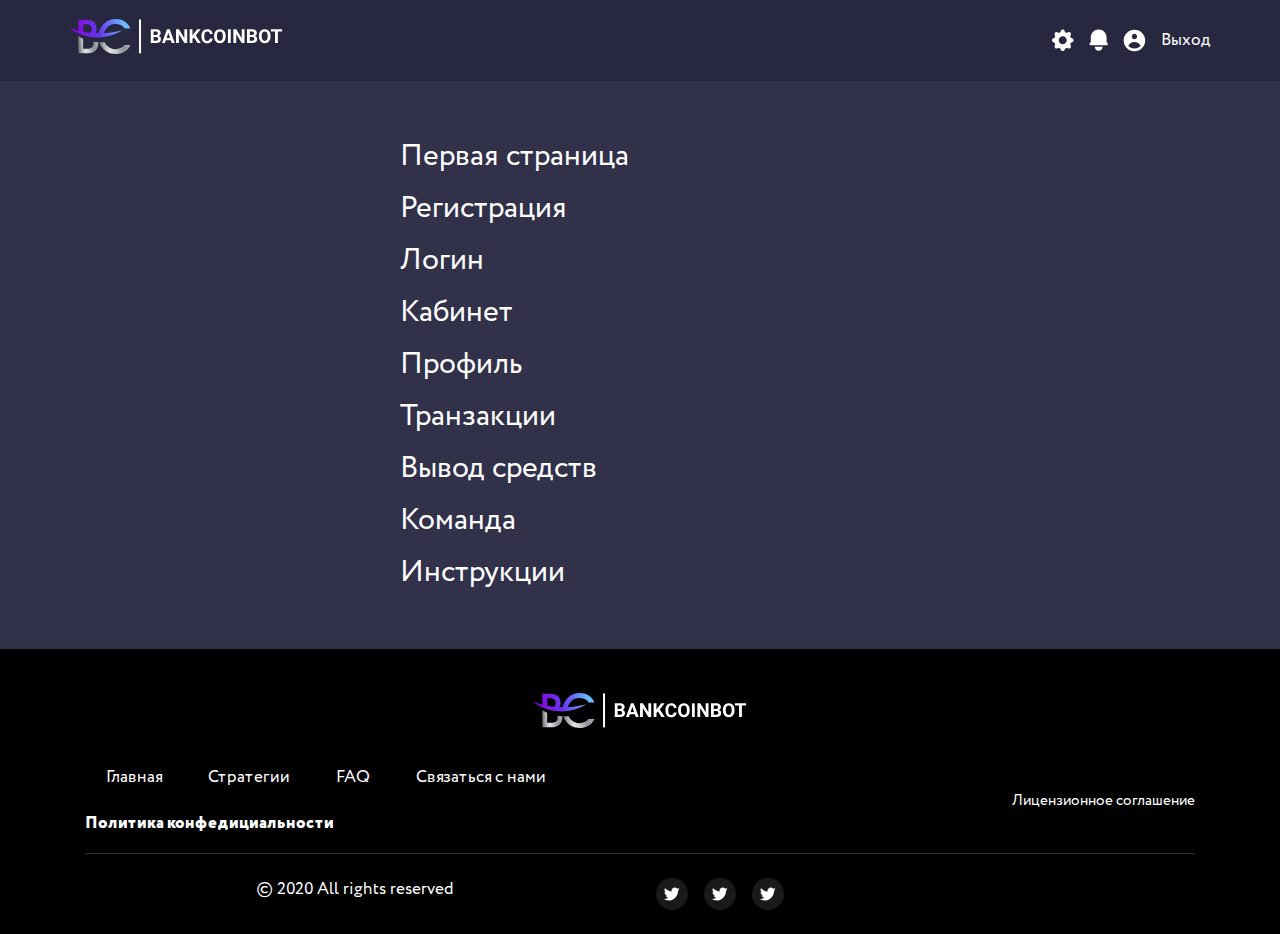
<file: pages/qqqindex.html>
<!DOCTYPE html>
<html lang="en">
<head>
    <meta charset="UTF-8">
    <meta name="viewport" content="width=device-width, initial-scale=1.0">
    <title>Первая страница  </title>
    <link rel="stylesheet" href="../css/style.css">
    <link rel="icon" href="../img/favicon.svg">
    <link rel="stylesheet" href="../css/media.css">
</head>
<body style="background: black;">
    <div class="header header-2">
        <div class="container">
            <div class="row">
                <div class="col-6">
                    <img src="../img/header-logo.svg" alt="">
                </div>
                <div class="col-6 header-2-row">
                    <a href=""><img src="../img/cog.svg" alt=""></a>
                    <a href=""><img src="../img/icoooon---1.svg" alt=""></a>
                    <a href=""><img src="../img/icooooon---2.svg" alt=""></a>
                    <span>Выход</span>
                </div>
            </div>
        </div>
    </div>
    <div class="home-navigation">
        <div class="container row column">
            <a href="../pages/index.html" target="_blank">Первая страница</a>
            <a href="../pages/registor.html" target="_blank">Регистрация</a>
            <a href="../pages/login.html" target="_blank">Логин</a>
            <a href="../pages/basket.html" target="_blank">Кaбинет</a>
            <a href="../pages/profile.html" target="_blank">Профиль</a>
            <a href="../pages/transition.html" target="_blank">Транзакции</a>
            <a href="../pages/conclusion.html" target="_blank">Вывод средств</a>
            <a href="../pages/comand.html" target="_blank">Команда</a>
            <a href="../pages/instructions.html" target="_blank">Инструкции</a>
        </div>
    </div>
    <div class="footer">
        <div class="container">
            <img src="../img/header-logo.svg" alt="" class="logo-footer">
            <div class="footer-row align-items-center">
                <div class="footer-row-item">
                    <a href="">Главная</a>
                    <a href="">Стратегии</a>
                    <a href="">FAQ</a>
                    <a href="">Связаться с нами</a>
                </div>
                <div class="footer-row-item">
                    <span>Лицензионное соглашение</span>
                    <b>Политика конфедициальности</b>
                </div>
            </div>
            <div class="footer-bottom">
                <div class="row justify-content-between">
                    <div class="col col-6">
                        <span>© 2020 All rights reserved</span>
                    </div>
                    <div class="col col-6">
                        <div class="social-row">
                            <a href=""><img src="../img/social-icons.svg" alt=""></a>
                            <a href=""><img src="../img/social-icons.svg" alt=""></a>
                            <a href=""><img src="../img/social-icons.svg" alt=""></a>
                        </div>
                    </div>
                </div>
            </div>
        </div>
    </div>
</body>
</html>
</file>
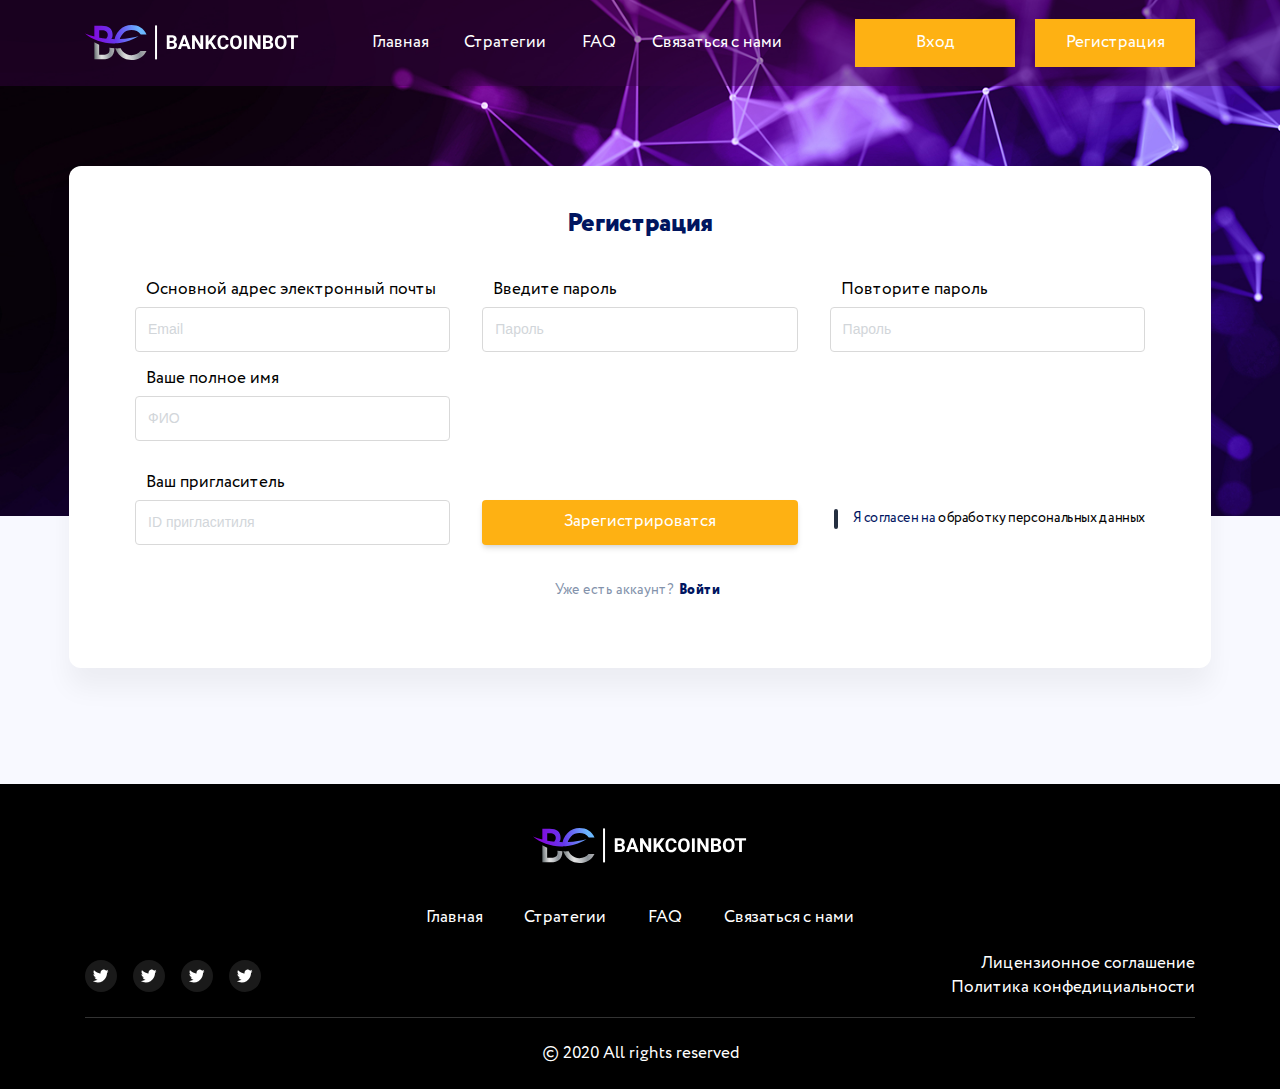
<file: pages/registor.html>
<!DOCTYPE html>
<html lang="en">
<head>
    <meta charset="UTF-8">
    <meta name="viewport" content="width=device-width, initial-scale=1.0">
    <title>Регистрация</title>
    <link rel="icon" href="../img/favicon.svg">
    <link rel="stylesheet" href="../css/style.css">
    <link rel="stylesheet" href="../css/media-registor.css">
    <link rel="stylesheet" href="../css/media.css">
</head>
<body style="background: #F8F9FF;">
    <div class="bg-registor">
        <header class="header">
            <div class="container">
                <div class="header-row">
                    <a href=""><img src="../img/header-logo.svg" alt=""></a>
                    <nav class="header-nav">
                        <a href="./index.html">Главная</a>
                        <a href="./index.html#strategeis">Стратегии</a>
                        <a href="./index.html#faq">FAQ</a>
                        <a href="./index.html#home-form">Связаться с нами</a>
                    </nav>
                    <div class="header-button">
                        <a href="../pages/login.html"><button>Вход</button></a>
                        <a href="../pages/registor.html"><button>Регистрация</button></a>
                    </div>
                    <div class="col-lg-6 mn-header">
                        <div class="menu">
                            <input type="checkbox" id="burger-checkbox" class="burger-checkbox">
                            <label for="burger-checkbox" class="burger"></label>
                            <ul class="menu-list">
                                <li><a href="./index.html" class="menu-item">Главная</a><li>
                                <li><a href="./index.html#strategeis" class="menu-item">Стратегии</a><li>
                                <li><a href="./index.html#faq" class="menu-item">FAQ</a><li>
                                <li><a href="./index.html#home-form" class="menu-item">Связаться с нами</a><li>
                            </ul>
                        </div>
                    </div>
                </div>
            </div>
        </header>
    </div>
    <div class="container register-container">
        <h2>Регистрация</h2>
       <div class="register-column">
            <div class="sigh-up-row space-berween-xl">
                <div class="col-sigh-up col-xl-6 col-lg-6 col-md-12 col-sm-12">
                    <span>Основной адрес электронный почты</span>
                    <input type="email" placeholder="Email">
                </div>
                <div class="col-sigh-up col-xl-6 col-lg-6 col-md-12 col-sm-12">
                    <span>Введите пароль</span>
                    <input type="password" placeholder="Пароль">
                </div>
                <div class="col-sigh-up col-xl-6 col-lg-6 col-md-12 col-sm-12">
                    <span>Повторите пароль</span>
                    <input type="password" placeholder="Пароль">
                </div>
                <div class="col-sigh-up col-xl-6 col-lg-6 col-md-12 col-sm-12">
                    <span>Ваше полное имя</span>
                    <input type="text" placeholder="ФИО">
                </div>
            </div>
            <div class="sigh-up-group">
                <div class="col-sigh-up col-lg-6 col-md-12 col-sm-12">
                    <span>Ваш пригласитель</span>
                    <input type="text" placeholder="ID пригласитиля" class="sigh-up-margin">
                </div>
                <div class="col-sigh-up col-lg-6 col-md-12 col-sm-12">
                    <button class="checkbox-sigh-up">Зарегистрироватся</button>
                </div>
                <div class="col-sigh-up col-lg-6 col-md-12 col-sigh-up-checkbox col-sm-12">
                    <input type="checkbox" class="" id="test-sigh-up">
                    <label class="form-sigh-label" for="test-sigh-up">Я согласен на <a href="">обработку персональных данных</a></label> 
                </div>
            </div>
       </div>
       <span class="span-have-ac">Уже есть аккаунт?<a href="./login.html"><button>Войти</button></a></span>
    </div>
    <div class="footer">
        <div class="container">
            <img src="../img/header-logo.svg" alt="" class="logo-footer">
            <div class="footer-row align-items-center">
                <div class="footer-row-item footer-row-item--1">
                    <a href="./index.html">Главная</a>
                    <a href="./index.html#strategeis">Стратегии</a>
                    <a href="./index.html#faq">FAQ</a>
                    <a href="./index.html#home-form">Связаться с нами</a>
                </div>
                <div class="footer-row-item footer-row-item--2">
                    <div class="social-row">
                        <a href=""><img src="../img/social-icons.svg" alt=""></a>
                        <a href=""><img src="../img/social-icons.svg" alt=""></a>
                        <a href=""><img src="../img/social-icons.svg" alt=""></a>
                        <a href=""><img src="../img/social-icons.svg" alt=""></a>
                    </div>
                    <div class="social-row-text">
                        <a href="">Лицензионное соглашение</a>
                        <a href="">Политика конфедициальности</a>
                    </div>
                </div>
            </div>
            <div class="footer-bottom">
                <div class="row justify-content-between align-items-center-sm">
                    <div class="col col-12">
                        <span>© 2020 All rights reserved</span>
                    </div>
                </div>
            </div>
        </div>
    </div>
</body>
</html>
</file>
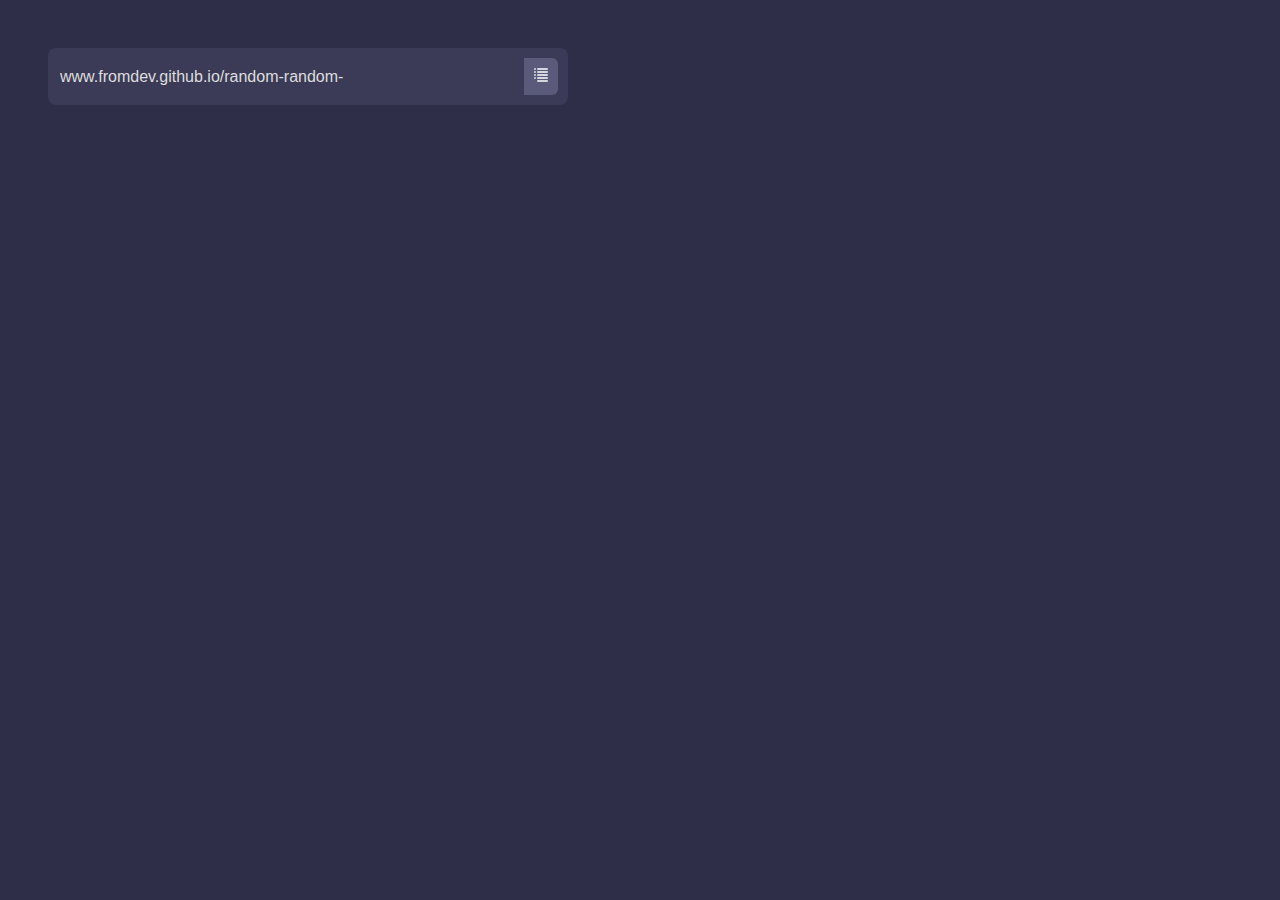
<file: pages/test.html>
<!DOCTYPE html>
<html lang="ru">
<head>
  <meta charset="UTF-8">
  <title>Копируемый блок</title>
  <style>
    .copy-container {
      display: flex;
      align-items: center;
      background: #3b3b57;
      border-radius: 8px;
      padding: 10px;
      max-width: 500px;
      font-family: sans-serif;
    }

    .copy-input {
      border: none;
      background: transparent;
      color: #ddd;
      font-size: 16px;
      flex: 1;
      outline: none;
    }

    .copy-btn {
      background: #5a5a7a;
      border: none;
      padding: 8px;
      border-radius: 0 6px 6px 0;
      cursor: pointer;
      transition: background 0.3s;
    }

    .copy-btn:hover {
      background: #7272a0;
    }

    .copy-btn svg {
      width: 18px;
      height: 18px;
      fill: white;
    }
  </style>
</head>
<body style="background: #2e2e48; padding: 40px;">

  <div class="copy-container">
    <input type="text" class="copy-input" id="copyInput" value="www.fromdev.github.io/random-random-" readonly>
    <button class="copy-btn" onclick="copyToClipboard()">
      <!-- Иконка копирования -->
      <svg xmlns="http://www.w3.org/2000/svg" viewBox="0 0 24 24">
        <path d="M3 13h2v-2H3v2zm0 4h2v-2H3v2zm0-8h2V7H3v2zm0-4h2V3H3v2zm4 0h14V3H7v2zm0 4h14V7H7v2zm0 4h14v-2H7v2zm0 4h14v-2H7v2zm0 4h14v-2H7v2z"/>
      </svg>
    </button>
  </div>

  <script>
    function copyToClipboard() {
      const input = document.getElementById("copyInput");
      navigator.clipboard.writeText(input.value).then(() => {
      });
    }
  </script>

</body>
</html>
</file>
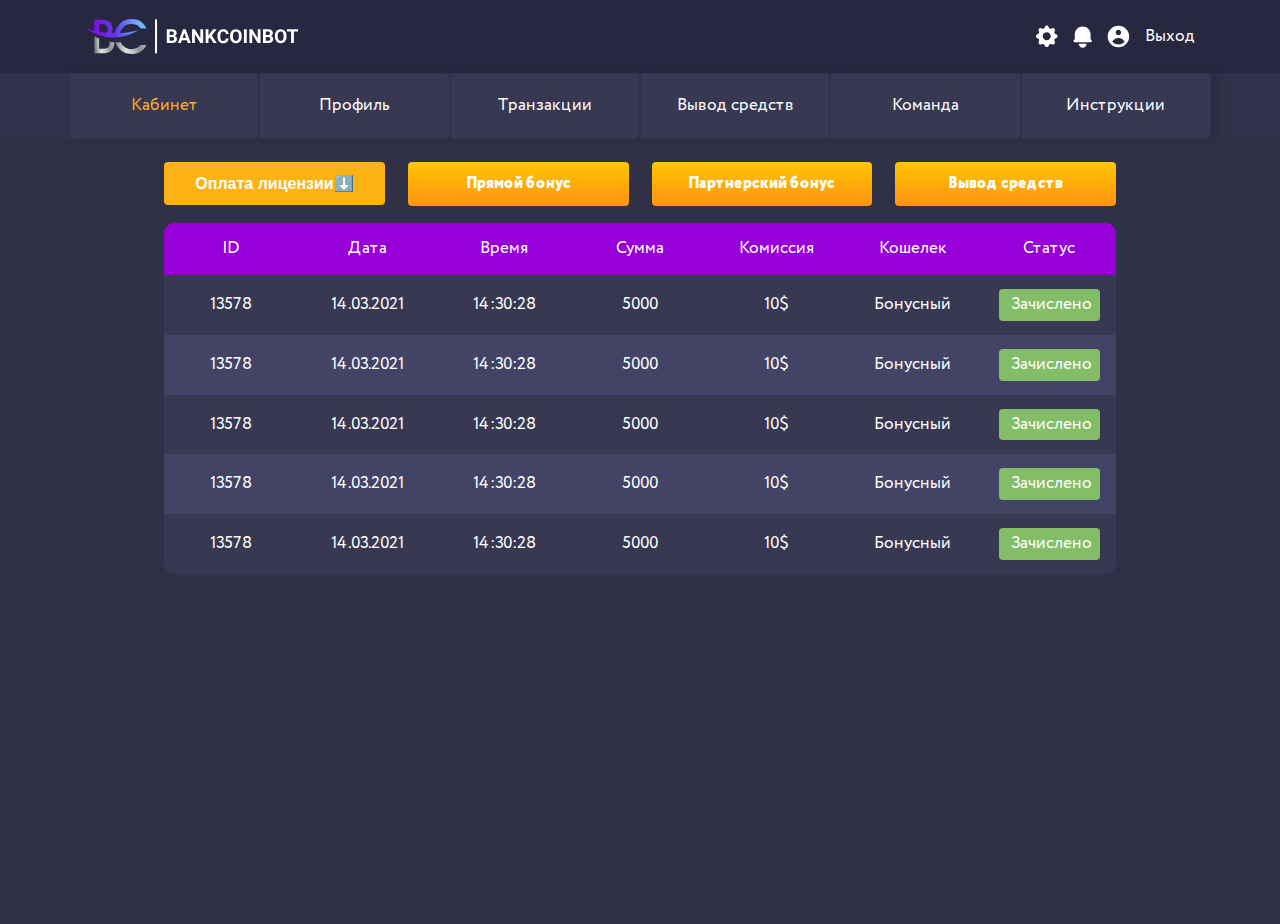
<file: pages/transition.html>
<!DOCTYPE html>
<html lang="en">
<head>
    <meta charset="UTF-8">
    <meta name="viewport" content="width=device-width, initial-scale=1.0">
    <title>Транзакции</title>
    <link rel="icon" href="../img/favicon.svg">
    <link rel="stylesheet" href="../css/style.css">
    <link rel="stylesheet" href="../css/media-transition.css">
</head>
<body style="background: #303047;">
    <div class="header header-2">
        <div class="container">
            <div class="row">
                <div class="col col-6 col-sm-6">
                    <a href="../pages/index.html"><img src="../img/header-logo.svg" alt="" class="header-logo--mb"></a>
                </div>
                <div class="col col-6 header-2-row col-sm-6">
                    <a href=""><img src="../img/cog.svg" alt=""></a>
                    <a href=""><img src="../img/icoooon---1.svg" alt=""></a>
                    <a href=""><img src="../img/icooooon---2.svg" alt=""></a>
                    <span>Выход</span>
                    <div class="col col-lg-3 mn-header menu-item--2 col-sm-4">
                        <div class="menu menu-2">
                            <input type="checkbox" id="burger-checkbox" class="burger-checkbox">
                            <label for="burger-checkbox" class="burger"></label>
                            <ul class="menu-list">
                                <li><a href="./basket.html" class="menu-item">Кабинет</a><li>
                                <li><a href="./profile.html" class="menu-item">Профиль</a><li>
                                <li><a href="./transition.html" class="menu-item">Транзакции</a><li>
                                <li><a href="./conclusion.html" class="menu-item">Вывод средств</a><li>
                                <li><a href="./comand.html" class="menu-item">Команда</a></li>
                                <li><a href="./instructions.html" class="menu-item">Инструкции</a></li>
                                <li><a class="menu-item">Выход</a></li>
                            </ul>
                        </div>                    
                    </div>
                </div>
                
            </div>
        </div>
    </div>
    <div class="home-menu">
        <div class="container">
            <div class="home-menu-row home-menu-row--2 row justify-content-around ">
                <div class="col col-2 col-sm-2_5">
                    <button class="home-menu-button">Кабинет</button>
                </div>
                <div class="col col-2 col-sm-2_5">
                    <button class="home-menu-button">Профиль</button>
                </div>
                <div class="col col-2 col-sm-2_5">
                    <button class="home-menu-button">Транзакции</button>
                </div>
                <div class="col col-2 col-sm-2_5">
                    <button class="home-menu-button">Вывод средств</button>
                </div>
                <div class="col col-2 col-sm-2_5">
                    <button class="home-menu-button">Команда</button>
                </div>
                <div class="col col-2 col-sm-2_5">
                    <button class="home-menu-button">Инструкции</button>
                </div>
            </div>
        </div>
    </div>
    <div class="home-check">
        <div class="container">
            <div class="row justify-content-center home-check-header">
               <div class="col-10 home-check-header-btn col-md-11">
                <div class="col-3">
                    <select name="" id="">
                        <option value="">Оплата лицензии⬇️</option>
                        <option value="">1</option>
                        <option value="">2</option>
                        <option value="">3</option>
                        <option value="">4</option>
                    </select>
                </div>
                <div class="col-3">
                    <button>Прямой бонус</button>
                </div>
                <div class="col-3">
                    <button>Партнерский бонус</button>
                </div>
                <div class="col-3">
                    <button>Вывод средств</button>
                </div>
               </div>
            </div>
            <div class="row column align-items-center">
                <div class="col col-10 home-check-row-item home-check-row-item--1 col-md-11">
                    <button>ID</button>
                    <button>Дата</button>
                    <button>Время</button>
                    <button>Сумма</button>
                    <button>Комиссия</button>
                    <button>Кошелек</button>
                    <button>Статус</button>
                </div>
                <div class="col col-10 home-check-row-item home-check-row-item--2 col-md-11">
                    <button>13578</button>
                    <button>14.03.2021</button>
                    <button>14:30:28</button>
                    <button>5000</button>
                    <button>10$</button>
                    <button>Бонусный</button>
                    <button class="home-check-btn">Зачислено</button>
                </div>
                <div class="col col-10 home-check-row-item home-check-row-item--3 col-md-11">
                    <button>13578</button>
                    <button>14.03.2021</button>
                    <button>14:30:28</button>
                    <button>5000</button>
                    <button>10$</button>
                    <button>Бонусный</button>
                    <button class="home-check-btn">Зачислено</button>
                </div>
                <div class="col col-10 home-check-row-item home-check-row-item--4 col-md-11">
                    <button>13578</button>
                    <button>14.03.2021</button>
                    <button>14:30:28</button>
                    <button>5000</button>
                    <button>10$</button>
                    <button>Бонусный</button>
                    <button class="home-check-btn">Зачислено</button>
                </div>
                <div class="col col-10 home-check-row-item home-check-row-item--5 col-md-11">
                    <button>13578</button>
                    <button>14.03.2021</button>
                    <button>14:30:28</button>
                    <button>5000</button>
                    <button>10$</button>
                    <button>Бонусный</button>
                    <button class="home-check-btn">Зачислено</button>
                </div>
                <div class="col col-10 home-check-row-item home-check-row-item--6 col-md-11">
                    <button>13578</button>
                    <button>14.03.2021</button>
                    <button>14:30:28</button>
                    <button>5000</button>
                    <button>10$</button>
                    <button>Бонусный</button>
                    <button class="home-check-btn">Зачислено</button>
                </div>
            </div>
        </div>
    </div>
</body>
</html>
</file>
<file: css/style.css>
@import url('../css/fonts.css');

:root {
    --color-button: #FEB113;
    --color-text: #00155F;
}

*, *::before, *::after {
    box-sizing: border-box;
}

body {
    font-size: 17px;
    padding: 0;
    background: #ffffff;
    font-family: 'Circe';
    color: black;
    line-height: 1.4;
    max-width: 1920px;
    margin: 0 auto;
}

button {
    all: unset;
    box-sizing: border-box;
    cursor: pointer;
}

input[type=number]::-webkit-inner-spin-button {
    -webkit-appearance: none;
    margin: 0;
}


textarea {
    font-family: inherit;
    font-size: inherit;
    color: rgba(161, 161, 161, 1);
    font-size: 14px;
}

textarea:focus {
    outline: none;
}

.form-column input:focus {
    border: none;
    outline: none;
    box-shadow: none;
}

.home-button {
    width: 160px;
    background: var(--color-button);
    color: #fff;
    line-height: 1.17;
    padding: 12px 0;
    text-align: center;
    font-weight: 700;
}

.button {
    font-size: 14px;
    border-radius: 6px;
    color: white;

}

h1, h2, h3, h4, h5, h6, p {
    margin: 0;
 
}

a {
    text-decoration: none;
    color: black;
}

.container {
    max-width: 1142px;
    padding: 0 16px;
    width: 100%;
    margin: 0 auto;
}

.row {
    display: flex;
    margin: 0 -16px;
}

.column {
    display: flex;
    flex-direction: column;
}

.align-items-center {
    align-items: center;
}

.justify-content-between {
    justify-content: space-between;
}

.justify-content-center {
    justify-content: center;
}

.justify-content-around {
    justify-content: space-around;
}

.flex-justify-alight {
    display: flex;
    justify-content: center;
    align-items: center;
    flex-direction: column;
}

.column {
    flex-direction: column;
}

.col {
    padding: 0 16px;
    flex: 0 0 auto;
    width: 8.33%;
}

.col-2 {
    width: 16.66%; 
}

.col-2_5 {
    width: 20%;
}

.col-3 {
    width: 25%; 
}



.col-4 {
    width: 33.33%; 
}

.col-5 {
    width: 41.66%; 
}

.col-6 {
    width: 50%;
}

.col-7 {
    width: 58.33%; 
}

.col-8 {
    width: 66.66%; 
}

.col-9 {
    width: 75%; 
}

.col-10 {
    width: 83.33%; 
}

.col-11 {
    width: 91.66%; 
}

.col-12 {
    width: 100%; 
}


.header-nav a {
    color: #ffffff;
    line-height: 1.17;
}

.header-nav a:hover {
    color: rgb(203, 203, 203);
}

.header-button {
    display: flex;
    gap: 30px;
    justify-content: center;
}

.header-nav {
    display: flex;
    align-items: center;
}

.header-nav a {
    padding: 5px 18px;
}

.header-row {
    display: flex;
    justify-content: space-between;
    align-items: center;
}

.header-button {
    display: flex;
    gap: 20px;
}

.header-button button {
    padding: 12px 25px;
    text-align: center;
    min-width: 160px;
    color: white;
    background: var(--color-button);
    transition: .3s;
}

.header-button button:hover {
    background: #281c02;
}

.header-logo {
    display: block;
    margin: 0 auto;
}

.header {
    padding: 19px 0;
    background: rgba(55, 3, 69, 0.43);
}

.home-info h1 {
    font-size: 45px;
    line-height: 1.1;
    margin-bottom: 5px;
}

.home-info p {
    font-size: 25px;
    line-height: 1.44;
    margin-bottom: 34px;
    font-weight: 400;
}

.home-info {
    color: white;
    padding-bottom: 240px;
    padding-top: 174px;
}

.home-info button {
    border-radius: 4px
}

.form-img {
    transition: .5s ease;
}

.img-form-row:hover img {
    transform: rotateY(180deg);
}

.bg {
    background: url('../img/bg.jpg');
    background-repeat: no-repeat;
    background-position: center;
    background-size: cover;
}

.home-text {
    background: #F1F2F9;
    margin-bottom: 60px;
}

.notebok {
    padding-top: 101px;
    padding-bottom: 112px;
    z-index: 10;
}

.home-next-notebok {
    display: flex;
    justify-content: center;
    align-items: center;
    position: relative;
}

.notebok, .home-text-curcle, .home-text-mini-curcle {
    margin-right: -80px;
}

.home-text-curcle {
    position: absolute;
}

.home-text h2 {
    font-size: 37px;
    line-height: 1;
    color: var(--color-text);
    margin-bottom: 20px;
}

.home-text p {
    font-weight: 400;
    font-size: 20px;
    line-height: 1.7;
}

.home-text-mini-curcle {
    position: absolute;
    z-index: 10;
    bottom: 32px;
    left: 0;
}

.home-text {
    padding: 58px 0;
}

.home-actions {
    margin-bottom: 60px;
}

.home-actions-item {
    position: relative;
}

.home-actions-item img {
    width: 72px;
    position: absolute;
}


.home-actions-item span {
    font-size: 27px;
    font-weight: 700;
    line-height: 1.8;
    margin-left: 93px;
}

.home-actions-item p {
    font-weight: 400;
    line-height: 1.4;
    margin-left: 93px;
}

.home-actions h4 {
    color: var(--color-text);
    font-size: 45px;
    line-height: 1.1;
    margin-bottom: 40px;
    font-weight: 700;
}

.home-actions-row-top {
    margin-bottom: 72px;
}

.home-finance {
    margin-bottom: 68px;
}

.home-finance h6 {
    font-size: 37px;
    line-height: 1.3;
    text-align: center;
    margin-bottom: 57px;
}

.home-finance-row img {
    display: block;
    margin: 0 auto;
    margin-bottom: 26px;
    width: 72px;
}

.home-finance-row span {
    display: block;
    text-align: center;
    padding: 0 10px;
}

.home-finance {
    padding-top: 43px;
    padding-bottom: 79px;
    background: url('../img/bg-finance.jpg');
    background-repeat: no-repeat;
    background-position: center;
    background-size: cover;
    color: #ffffff;
}

.home-function h6 {
    font-size: 37px;
    font-weight: 700;
    line-height: 1.7;
    margin-bottom: 40px;
}

.indication {
    margin-bottom: 16px;
}

.home-function {
    margin-bottom: 64px;
}

.home-function p {
    font-size: 16px;
    color: #18191F;
    line-height: 1.5;
    font-weight: 400;
    padding-top: 40px;
    padding-right: 10px;
}

.home-strategies {
    background: #f1f2ff;
    padding-top: 58px;
    padding-bottom: 70px;
    /* margin-bottom: 103px; */
    position: relative;
    z-index: 1;
} 

.home-strategies h5 {
    font-size: 37px;
    font-weight: 700;
    line-height: 1.3;
    margin-bottom: 40px;
    text-align: center;
    color: var(--color-text);
}

.home-strategies-text {
    z-index: 2;
}

.home-strategies-text p {
    font-size: 19px;
    line-height: 1.5;
    color: #0E1F5A; 
    font-weight: 700;
}

.home-strategies-item {
    padding: 25px 35px 25px 30px; 
    background: #FFFFFF;
    border-radius: 4px;
    position: relative;
    box-shadow: 0px 4px 15px 0px rgba(0, 0, 0, 0.08);
    z-index: 11;
}

.home-strategies-item--1::before {
    content: "";
    width: 3px;
    height: 89px;
    background: #FECA13;
    position: absolute;
    left: 0;
    top: 20px;
}

.home-strategies-item--2::before {
    content: "";
    width: 3px;
    height: 89px;
    background: #4168F2;
    position: absolute;
    left: 0;
    top: 22px;
}

.home-strategies-item--3::before {
    content: "";
    width: 3px;
    height: 89px;
    background: #8900D9;
    position: absolute;
    left: 0;
    top: 33px;
}

.home-strategies-item span {
    font-size: 21px;
    font-weight: 800;
    line-height: 1.4;
}

.home-strategies-item--1 span { 
    color: #FECA13;
}

.home-strategies-item--2 span {
    color: #4168F2;
}

.home-strategies-item--3 span {
    color: #8900D9;
}

.home-strategies-item p {
    padding-right: 80px;
}

.home-strategies-column {
    display: flex;
    flex-direction: column;
    gap: 14px;
}

.home-safety {
    background: #ffffff;
    padding: 473px 0 113px;
    margin-top: -335px;
    position: relative;
}

.home-safety::before {
    content: "";
    position: absolute;
    z-index: 2;
    top: 0;
    bottom: 0;
    right: 0;
    left: 0;
    background: url('../img/decor.png') no-repeat center bottom;
    background-size: 100% auto;
}

.home-safety h6 {
    font-size: 37px;
    line-height: 1.7;
    color: var(--color-text);
    margin-bottom: 20px;
}

.home-safety-item {
    background: #F0ECFD;
    display: flex;
    align-items: flex-start;
    color: black;
    gap: 33px;
    padding: 34px 44px 45px 33px; 
    background: rgba(240, 236, 253, 1);
    transition: 1s ease;
    box-shadow: 0px 4px 11px 0px rgba(74, 29, 102, 0.18);
} 


.home-safety-item:first-child {
    color: #ffffff;
    background: linear-gradient(180deg, #7C06C4 0%, #6506C4 100%);
    border-top-left-radius: 8px;
    border-top-right-radius: 8px;
    border-bottom: none;
}

.home-safety-item:last-child {
    border-bottom-left-radius: 8px;
    border-bottom-right-radius: 8px;
    border-bottom: none;
}

.home-safety-item {
    border-bottom: 1px solid rgba(225, 218, 247, 1);
}

.home-safety-item p {
    /* margin-right: 75px; */
    line-height: 1.4;
    font-size: 17px;
}
 
/* .home-safety-img {
    margin-top: -8px; 
} */

.home-safety {
    margin-bottom: 113px;
}

.price-row {
    text-align: center;
}

.price-row .col-3 {
    background: #ffffff;
    padding: 40px 54px;
    border-radius: 10px;
}

.price-row img {
    display: block;
    margin: 0 auto;
    width: 92px;
}

.price-span {
    font-size: 15px;
    color: rgba(92, 121, 178, 1);
    font-weight: 400;
    display: block;
    line-height: 3.3;
}

.price-row b {
    line-height: 1.3;
    font-size: 37px;
    font-weight: 400;
    display: flex;
    align-items: center;
    gap: 13px;
    justify-content: center;
}

.price-row b span {
    color: rgba(245, 48, 48, 1);
    font-size: 22px;
    line-height: 2.2;

}

.home-price {
    /* background: rgba(140, 48, 245, 1); */
    padding-bottom: 79px;
    background: url('../img/Frame 60.jpg')  rgba(140, 48, 245, 1);
}

.home-price h3 {
    color: white;
    font-size: 37px;
    line-height: 1.3;
    text-align: center;
    padding-top: 42px;
    padding-bottom: 38px;
}

 .price-button{
    background: rgba(63, 34, 97, 0.58);
    padding: 18px 20px;
    border-radius: 100%;
}

.price-button:last-child {
    transform: rotate(180deg);
}

.price-button img {
    width: 12px;
}

.home-safety-row {
    border-radius: 4px;
    z-index: 2;
}

.price-item {
    box-shadow: 0px 4px 19px 0px rgba(0, 0, 0, 0.25);
    transform: all 1s;
}

.price-item:hover {
    background: rgb(244, 243, 243);
}

.home-question {
    background: rgba(244, 242, 255, 1);
    padding-bottom: 85px;
    padding-top: 60px;
}

.home-question h4 {
    font-size: 37px;
    line-height: 1.4;
    color: var(--color-text);
    margin-bottom: 30px;
    text-align: center;
}

.home-question-row .col-10 {
    padding: 27px 40px;
    border-radius: 10px;
    background: white;
    box-shadow: 0px 4px 11px 0px rgba(74, 29, 102, 0.1);
}

.home-question-row {
    gap: 10px;
}

.question-item span {
    font-size: 20px;
    line-height: 1.1;
    font-weight: 700;
}

.question-item {
    display: flex;
    justify-content: space-between;
    align-items: center;
}

.question-button {
    padding: 18px 20px;
    border-radius: 100%;
    /* transform: rotate(180deg); */
    background: rgba(212, 214, 241, 1);
    transition: 2s;
}

.question-button img {
    width: 12px;
    transform: rotate(90deg);
    display: block;
}

.answer-item p {
    margin-right: 350px;
}

.form-label {
    display: flex;
    align-items: center;
}

.home-form {
    background: url('../img/form-bg.jpg');
    background-repeat: no-repeat;
    background-size: cover;
    color: white;
    padding-top: 58px;
    padding-bottom: 49px;
}

.form-span {
    font-size: 27px;
    font-weight: 700;
    line-height: 1.2;
    margin-bottom: 27px;
    display: block;
}

.form-row {
    display: flex;
    align-items: flex-start;
    gap: 15px;
}

.form-column {
    display: flex;
    flex-direction: column;
    gap: 10px;
}

.form-column input {
    width: 255px;
    height: 45px;
    padding: 8px 10px;
    color: rgba(161, 161, 161, 1);
    border-radius: 4px;
    border: none;
    font-size: 14px;
}

.form-column input:active {
    border: 0;
}

.form-column input::placeholder {
    color: rgba(161, 161, 161, 1);
    
}

.form-area textarea {
    width: 365px;
    height: 100px;
    resize: none; 
    overflow: auto; 
    border-radius: 4px;
    padding: 8px 10px;
    border: none;
}

.form-area span {
    font-size: 14px;
    font-weight: 400;
}

.form-area span a {
    text-decoration: underline;
    color: white;
}

.home-label {
    display: flex;
    align-items: center;
    margin-bottom: 37px;
}

.form-checkbox {
    appearance: none;
    width: 20px;
    height: 20px;
    border: 2px solid rgba(254, 177, 19, 1);
    border-radius: 4px;
    position: relative;
    background: var(--color-button);
    cursor: pointer;
}

.form-checkbox:checked {
    background: rgba(254, 177, 19, 1); 
}

.form-checkbox::after {
    content: "✔";
    color: white;
    font-size: 16px;
    position: absolute;
    left: 50%;
    top: 50%;
    transform: translate(-50%, -50%);
    opacity: 1; 
}


.form-checkbox:checked::after {
    opacity: 0; 
}

.form-checkbox:focus {
    outline: none; 
    cursor: pointer;
}

.form-img {
    margin-left: 12px;
}

.form-button {
    padding: 13px 39px;
    background: rgba(254, 177, 19, 1);   
    border-radius: 4px;
    margin-left: 205px;
}

.bg-star {
    /* z-index: 2; */
    position: relative; 
    background: #f1f2ff;  
}

.home-safety-col-6 {
    background: url('../img/Mask\ Group.png') center no-repeat;
    border-radius: 4px;
    z-index: 2;

}

.decor {
    position: absolute;
    z-index: 2;
    top: 300px;
}

.decor-container {
    position: relative;
}

.home-steps h4 {
    font-size: 37px;
    font-weight: 800;
    line-height: 1.3;
    margin-bottom: 100px;
}

.home-steps-column-item {
    display: flex;
    text-align: center;
    align-items: flex-end;
    gap: 50px;
}

.home-steps-column {
    display: flex;
    flex-direction: column;
    gap: 22px;
}

.steps-decor {
    width: 100%;
}

.home-steps {
    background: url('../img/steps-bg.jpg');
    background-size: cover;
    color: white;
    padding-top: 60px;
    padding-bottom: 135px;
}

.img-steps-1 {
    margin-left: 20px;
}

.img-steps-3 {
    margin-left: -10px;
}

.span-steps-1 {
    margin-left: 15px;
}

.img-steps-4 {
    margin-left: 15px;
}

.span-steps-2 {
    margin-left: -15px;
}

.img-steps-5 {
    margin-left: -15px;
}

.home-steps-column-item:last-child {
    gap: 32px;
    align-items: flex-start;
}

.span-steps-3 {
    margin-left: 25px;
}

.img-steps-6 {
    margin-left: 15px;
}

.span-steps-4 {
    margin-left: 22px;
}

.img-steps-7 {
    margin-left: 18px;
}

.img-steps-7 {
    margin-left: 20px;
}

.logo-footer {
    display: block;
    margin: 0 auto;
    margin-bottom: 38px;
}

.footer {
    background: black;
    padding-top: 44px;
    color: white;
}

.footer a {
    color: white;
    padding: 5px 21px;
}

.footer-row {
    display: flex;
    flex-direction: column;
    margin-bottom: 17px;
}

.footer-row-item b {
    margin-bottom: 7px;
    margin-left: auto;
}



.footer-row-item span {
    font-size: 15px;
    line-height: 1.5;
    font-weight: 400;
    text-align: end;
    display: block;
}

.social-row {
    display: flex;
    justify-content: flex-start;
    gap: 16px;
}

.social-row a {
    padding: 0;
}

.social-row a img {
    display: block;
}

.footer-bottom {
    padding: 24px 0;
    border-top: 1px solid rgba(255, 255, 255, 0.2);
}

.login {
    padding: 138px 0;
}

.login h1 {
    font-size: 26px;
    line-height: 1.45;
    letter-spacing: -1px;
    font-weight: 700;
    color: var(--color-text);
}

.login span {
    font-size: 17px;
    line-height: 100%;
    letter-spacing: -0.55px;
    color: rgba(131, 146, 171, 1);
    font-weight: 400;
    display: block;
    margin-bottom: 30px;
}

.login-column {
    display: flex;
    flex-direction: column;
    gap: 30px;
    width: 361px;
}

.login-column-item b {
    color: var(--color-text);
    font-weight: 400;
    display: block;
}

.login-column-item {
    display: flex;
    flex-direction: column;
    gap: 5px;
}

.login-column-item input {
    height: 45px;
    padding: 12px;
    color: rgba(20, 20, 20, 1);
    font-size: 14px;
    border: none;
    font-weight: 400;
    border: 1px solid rgba(217, 217, 217, 1);
    border-radius: 4px;
}

.login-column-item input:focus {
    outline: none;
}

.login-column-item .input-password {
    border: 1px solid rgba(217, 217, 217, 1);
    background: rgba(255, 255, 255, 1);
    box-shadow: none;
    color: rgba(210, 214, 218, 1);
}

.login-column-item .input-password:focus {
    box-shadow: 0px 0px 0px 2px rgba(226, 147, 211, 0.4998);
    border: 1px solid rgba(226, 147, 211, 1);
}

input:hover {
    cursor: pointer;
}

input:focus {
    box-shadow: 0px 0px 0px 2px rgba(226, 147, 211, 0.4998);
    border: 1px solid rgba(226, 147, 211, 1);
    cursor: text;
}


.reset-password {
    font-size: 14px;
    letter-spacing: -0.39px;
    color: rgba(151, 155, 163, 1);
    margin-right: 4px;
    text-decoration: underline;
}

.button-entrance {
    display: block;
    background: var(--color-button);
    text-align: center;
    padding: 10px 0;
    color: white;
    font-size: 17px;
    box-shadow: 0px 2px 4px -1px rgba(0, 0, 0, 0.07), 0px 4px 6px -1px rgba(0, 0, 0, 0.12);   
    border-radius: 4px;
    margin-bottom: 14px;
}

.login-column-item span {
    font-size: 14px;
    font-weight: 700;
    color: var(--color-text);
}

.login-container {
    position: relative;
    background: #f5f5f5;
}

.login-container::before {
    content: "";
    position: absolute;
    top: 0;
    right: 0;
    width: 60%;
    height: 100%;
    background: url('../img/bg.jpg') no-repeat center center/cover;
    clip-path: polygon(30% 0, 100% 0, 100% 100%, 0% 100%);
}

.bg-registor {
    padding-bottom: 430px;
    background: url('../img/bg.jpg') no-repeat center;
    background-size: cover;
}

.row-register-item:first-child input {
    height: 45px;
    padding: 12px;
    color: rgba(20, 20, 20, 1);
    font-size: 14px;
  
    font-weight: 400;
    border-radius: 4px;
}

.row-register {
    display: flex;
    justify-content: space-between;
    align-items: end;
}

.col-sigh-up  span {
    margin-left: 11px;
    margin-bottom: 5px;
}

.register-container {
    padding: 0 50px;
    padding-top: 40px;
    padding-bottom: 68px;
    border-radius: 12px;
    background-color: #ffffff;
    margin-top: -350px;
    margin-bottom: 116px;
    box-shadow: 0px 20px 27px 0px rgba(0, 0, 0, 0.05);
}


.col-sigh-up {
    min-width: 33.33%;
    position: relative;
    display: flex;
    padding: 0 16px;
    flex-direction: column;
    cursor: pointer;
}

.checkbox-sigh-up {
    display: block;
    height: 45px;
    border-radius: 4px;
    box-shadow: 0px 2px 4px -1px rgba(0, 0, 0, 0.07),  0px 4px 6px -1px rgba(0, 0, 0, 0.12);
    color: white;
}

#test-sigh-up {
    appearance: none;
    width: 20px;
    height: 20px;
    border: 2px solid rgba(37, 47, 64, 1);
    border-radius: 4px;
    position: relative;
    background: rgba(37, 47, 64, 1);
    padding: 0;
}

#test-sigh-up:checked {
    background: rgba(37, 47, 64, 1);
}

#test-sigh-up:checked::after {
    opacity: 1;
}

#test-sigh-up::after {
    content: "✔";
    color: white;
    font-size: 16px;
    position: absolute;
    left: 50%;
    top: 50%;
    transform: translate(-50%, -50%);
    opacity: 0;
}

.col-sigh-up-checkbox {
    display: flex;
    flex-direction: row;
    align-items: center;
    margin-bottom: 13px;
}

.col-sigh-up-checkbox:focus {
    border: none;
    box-shadow: none;
}

.checkbox-icon {
    width: 20px;
    height: 20px;
    background: #252f40;
    border-radius: 4px;
    display: -webkit-box;
    display: -ms-flexbox;
    display: flex;
    -webkit-box-pack: center;
    -ms-flex-pack: center;
    justify-content: center;
    -webkit-box-align: center;
    -ms-flex-align: center;
    align-items: center;
    position: absolute;
    left: 0;
    top: 1px;
}

.checkbox-sigh label a {
    font-weight: 700;
    text-decoration: underline;
    color: #00155f;
}

.col-sigh-up input {
    padding: 0 16px;
    height: 45px;
    padding: 12px;
    color: rgba(20, 20, 20, 1);
    font-size: 14px;
    font-weight: 400;
    border-radius: 4px;
    border: 1px solid rgba(217, 217, 217, 1);
    background: rgba(255, 255, 255, 1);
    transition: all 0.6s;
}

.col-sigh-up input::placeholder {
    color: rgba(210, 214, 218, 1);
    border: none;
}

.col-sigh-up input:focus {
    border: rgba(226, 147, 211, 0.4998);
    outline: none;
    color: black;
}

.sigh-up-row {
    display: flex;
    flex-wrap: wrap;
    margin-bottom: 15px;
    gap: 15px 0;
    align-items: flex-start;
}

.sigh-up-group {
    display: flex;
    align-items: flex-end;
}

.register-container h2 {
    font-size: 26px;
    color: rgba(0, 21, 95, 1);
    text-align: center;
    margin-bottom: 36px;
}

.register-button {
    display: block;
    background: var(--color-button);
    text-align: center;
    height: 45px;
    box-shadow: 0px 2px 4px -1px rgba(0, 0, 0, 0.07), 0px 4px 6px -1px rgba(0, 0, 0, 0.12);
    border-radius: 4px;
    color: white;
}

.register-checkbox {
    appearance: none;
    width: 20px;
    height: 20px;
    border: 2px solid rgba(254, 177, 19, 1) ;
    border-radius: 4px;
    position: relative;
    cursor: pointer;
}

.register-checkbox::before {
    content: "✔";
    background: white;
    font-size: 16px;
    position: absolute;
    left: 50%;
    top: 50%;
    transform: translate(-50%, -50%);
}

.col-sigh-up button {
    display: block;
    background: var(--color-button);
    text-align: center;
}

#checkbox-sigh {
    position: absolute;
    height: 0;
    width: 0;
    visibility: hidden;
    left: -999px;
}

.col-sigh-up label {
    position: relative;
    white-space: nowrap;
    padding-left: 12px;
    font-size: 14px;
    letter-spacing: -.38px;
    color: #00155f;
    margin-bottom: 0;
    line-height: 25px;
}

.form-label {
    margin-left: 15px;
    font-size: 12px;
    position: relative;
    cursor: pointer;
}

.form-label a {
    font-size: 12px;
    margin-left: 3px;
    color: white;
}

.form-label a::before {
    content: "";
    height: 1px;
    position: absolute;
    background: white;
    width: 71%;
    bottom: 2px;
}

.register-checkbox:checked {
    background: rgba(37, 47, 64, 1);
}

.register-column {
    display: flex;
    flex-direction: column;
    gap: 15px;
    margin-bottom: 36px;
}

.register-label {
    display: flex;
    align-items: center;
    font-size: 14px;
}

.register-checkbox {
    width: 20px;
    height: 20px !important;
}

.span-invayd {
    margin-left: 40px;
}

.span-have-ac {
    color: rgba(131, 146, 171, 1);
    font-size: 14px;
    font-weight: 400;
    text-align: center;
    display: block;
}

.span-have-ac button {
    color: rgba(0, 21, 95, 1);
    font-weight: 700;
    padding: 0 5px;
}

.header-2 {
    background: rgba(39, 39, 63, 1);
}

.header-2-row {
    display: flex;
    align-items: center;
    justify-content: flex-end;
    gap: 15px;
}

.header-2-row span {
    color: white;
}

.home-menu-button {
    background: rgba(56, 56, 82, 1);
    padding: 20px;
    text-align: center;
    color: white;
    width: 100%;
    border: 1px solid #313149;
    -webkit-box-shadow: 7px 0 8px rgba(30, 21, 39, .22);
    box-shadow: 7px 0 8px rgba(30, 21, 39, .22);
    border-top-right-radius: 4px;
    border-bottom-right-radius: 4px;
}

.home-menu {
    background: #313149;
}

.home-menu-item {
    display: flex;
    flex-direction: column;
}

.home-menu-item span {
    color: white;
    margin-left: 12px;
}

.home-menu-item input {
    padding: 0 12px;
    height: 45px;
    font-size: 16px;
    color: rgba(1, 57, 101, 1);
    border: 1px solid rgba(229, 240, 252, 1);
    border-radius: 4px;
}

.home-menu-item input:focus {
    outline: none;
}

.home-menu-item input::placeholder {
    color: rgba(1, 57, 101, 1);
}

.home-menu-column {
    display: flex;
    flex-direction: column;
    gap: 15px;
    background: #313149;
    box-shadow: 0px 6px 27px 0px rgba(0, 0, 0, 0.05);
    padding: 30px 36px 47px 36px;
}

.home-menu-column .row {
    margin: 0;
}

.copy-container {
    display: flex;
    background: #ffffff;
    border-radius: 4px;
    overflow: hidden;
  }

  .copy-container input {
    flex: 1;
    padding: 10px;
    font-size: 15px;
    border: none;
    background: transparent;
    color: #000000;
    outline: none;
    height: 40px;
  }
  
  .copy-btn {
    background: #5a5a7a;
    border: none;
    padding: 0 12px;
    cursor: pointer;
    display: flex;
    align-items: center;
    justify-content: center;
    transition: background 0.3s;
  }

  .copy-btn:hover {
    background: #7272a0;
  }

  .copy-btn img {
    width: 18px;
    height: 18px;
  }

.home-menu-row .col {
    padding: 0;
    /* margin-left: -10px; */
}

.home-menu-row .col:first-child button {
    color: var(--color-button);
}

.home-menu-row .col button {
    transition: all 0.4s;
}

.home-menu-row .col:hover button {
    color: var(--color-button);
    background:#313149;
}

.home-menu-row .col button:focus {
    background:#313149;
}

.bg-profile {
    padding: 31px 36px;
    background: rgba(56, 56, 82, 1);
    box-shadow: 0px 1px 10px 0px rgba(34, 43, 65, 0.68);
    border-bottom-left-radius: 10px;
    border-bottom-right-radius: 10px;
}

.home-menu-row {
    /* padding: 0 16px; */
}

.home-menu-input {
    margin-bottom: 20px;
}

.home-menu-column-botton {
    align-items: flex-end;
}

.home-menu-column-botton button {
    padding: 12px 48px;
    background: var(--color-button);
    color: white;
    border-radius: 4px;
}

.home-menu-column-botton .col-8 {
    display: flex;
    justify-content: flex-end;
    gap: 20px;
}

.home-cash-balance-top {
    display: flex;
    justify-content: space-between;
    align-items: center;
    font-size: 21px;
}

.home-cash-balance-top span {
    display: block;
    gap: 3px;
    display: flex;
}

.home-cash-balance-top span img {
    margin-top: -17px;
    display: block;
}

.home-cash-balance {
    background: linear-gradient(180deg, #BB00D9 0%, #8700D9 100%);
    padding: 17px 22px;
    border-radius: 10px;
    color: white;
}

.home-cash-balance-botton b {
    font-size: 31px;
    font-weight: 800;
}

.last-register-partners {
    text-align: center;
    color: white;
}

.last-register-partners span {
    display: block;
    font-size: 19px;
    font-weight: 700;
}

.last-register-partners .row {
    padding: 12px 0;
}

.last-register-partners .row button {
    width: 100%;
}

.home-cash-row--1 {
    background: rgba(152, 0, 217, 1);
    border-top-left-radius: 10px;
    border-top-right-radius: 10px;
    padding: 0 14px;
}

.home-menu-item-2 {
    display: flex;
    gap: 20px;
    justify-content: flex-end;
    align-items: end;
}

.home-menu-item-2 button {
    width: 255px;
    text-align: center;
    height: 45px;
    background: var(--color-button);
    border-radius: 4px;
    color: white;
}

.home-menu-item-2 button img {
    margin-left: 6px;
}

.home-cash-row--2 {
    background: rgba(98, 66, 139, 1);
}

.home-cash-row--3 {
    background: rgba(56, 56, 82, 1);
}

.home-cash-row--4 {
    background: rgba(67, 67, 101, 1);
}

.home-cash-row--5 {
    background: rgba(56, 56, 82, 1);
    border-bottom-left-radius: 10px;
    border-bottom-right-radius: 10px;
}

.home-cash-column {
    display: flex;
    flex-direction: column;
    gap: 20px;
}

.home-profile-select select {
    padding: 10px 20px;
    width: 100%;
    border-radius: 4px;
    border: none;
    outline: none;
    height: 45px;
}   

.home-profile-telfon-item {
    display: flex;
    flex-direction: column;
    justify-content: flex-end;
}

.home-profile-telfon-item span {
    margin-left: 19px;
    color: white;
    font-weight: 700;
    margin-bottom: 13px;
}

.home-profile-row input {
    padding: 10px 9px;
    border-radius: 4px;
    border: none;
    outline: none;
    font-size: 16px;
    line-height: 100%;
    height: 45px;
    color: rgba(78, 78, 78, 1);
}

.home-profile-row input {
    max-width: 100%;
    width: 100%;
}

.home-profile {
    margin-bottom: 20px;
}

.row-fio {
    margin-bottom: 10px;
}

.data-row, .select-row {
    margin-bottom: 30px;
}

.home-profile h3 {
    font-size: 20px;
    font-weight: 700;
    line-height: 1.5;
    color: white;
    margin-bottom: 14px;
}

.column-social-input {
    display: flex;
    flex-direction: column;
    gap: 16px;
}

.column-social-input .col {
    display: flex;
    align-items: center;
    gap: 21px;
}

.column-social-input .col input {
    height: 45px;
}

.column-social-input button {
    width: 207px;
    text-align: center;
    padding: 14px 0;
    border-radius: 4px;
    background: var(--color-button);
    color: white;
    margin-left: auto;
    margin-top: 9px;
}

.home-change-header {
    background: rgba(152, 0, 217, 1);
    border-top-left-radius: 10px;
    border-top-right-radius: 10px;
}

.home-change-header span {
    text-align: center;
    font-size: 19px;
    display: block;
    line-height: 1.24;
    color: white;
    padding: 14px 0;
}

.home-change-pasword {
    background: rgba(56, 56, 82, 1);
    box-shadow: 0px 1px 10px 0px rgba(34, 43, 65, 0.68);
    border-bottom-left-radius: 10px;
    border-bottom-right-radius: 10px;
}

.home-change-pasword span {
    font-size: 16px;
    font-weight: 400;
    line-height: 1;
    color: rgba(255, 255, 255, 1);
    display: block;
    margin-bottom: 4px;
}

.home-change-pasword input {
    width: 100%;
    border-radius: 5px;
    outline: none;
    padding: 10px 18px;
    font-size: 16px;
    height: 45px;
    margin-bottom: 20px;
}

.password {
    background: rgba(50, 185, 244, 0.03);
    color: white;
    border: 1px solid rgba(221, 240, 248, 0.84);
    transition: all 0.4s;
} 

.home-change-pasword-item--2 {
    display: flex;
    flex-direction: column;
    align-items: flex-end;
}

.home-change {
    margin-bottom: 50px;
}

.last-password {
    margin-bottom: 0 !important;
}

.eye-open-last {
    margin-top: 0 !important;
}

.home-change-pasword-item img {
    margin-left: -40px;
    display: block;
    margin-top: -20px;
}

.home-change-pasword-item {
    display: flex;
    align-items: center;
}

.home-change-pasword {
    padding: 38px;
}

.home-change-pasword ul {
    margin-top: 24px;
    margin-bottom: 0;
}

.home-change-pasword ul li {
    font-size: 16px;
    color: white;
    margin-bottom: 20px;
}

.home-change-pasword ul li:last-child {
    margin-bottom: 0;
}


.home-change-pasword ul li::marker {
    color: rgba(254, 177, 19, 1);
}

.home-change-pasword-button {
    padding: 13px 63px;
    background: var(--color-button);
    margin-top: 55px;
}

.home-change-pasword-info {
    background: linear-gradient(180deg, #BE6BFF 0%, #A437ED 48.24%, #8900D9 100%);
    text-align: center;
    color: white;
    padding: 24px 29px 19px 29px;
    width: calc(33.33% - 10px);
    border-radius: 10px;
}

.home-change-row {
    margin: 0;
} 

.home-change-pasword-info img {
    display: block;
    margin: 0 auto;

}  

.home-change-pasword-info span {
    font-size: 18px;
    line-height: 1.5;
    margin-bottom: 4px;
    display: block;
}

.home-change-pasword-info p {
    padding: 0 30px;
    font-size: 14px;
    margin-bottom: 14px;
}

.home-change-row-item {
    width: calc(66.66% - 10px);
}

.home-change-row {
    gap: 20px;
}

.home-check-row-item  {
    justify-content: space-between;    
    display: flex;
}

.home-check-header .col-3 select {
    width: 100%;
    background: var(--color-button);
    padding: 13px 0;
    font-size: 16px;
    font-weight: 700;
    text-align: center;
    color: white;
    border: none;
    appearance: none;  
    border-radius: 4px;   
}

.home-check-header .col-3 select:focus {
    border: none;
    outline: none;    
}

.home-check-header .col-3 button {
    background: linear-gradient(180deg, #FFC700 0%, #FE9213 100%);
    padding: 11px 0;
    font-size: 16px;
    font-weight: 700;
    text-align: center;
    color: white;
    appearance: none;  
    border-radius: 4px;    
    width: 100%;
}

.home-check-header {
    margin-bottom: 17px;
}

.home-menu--2 {
    margin-bottom: 23px;
}

.home-check-row-item {
    background: rgba(152, 0, 217, 1);
    padding: 14px 16px;
    
    color: white;
}

.home-check-row-item--1 {
    border-top-left-radius: 10px;
    border-top-right-radius: 10px;
}

.home-check-row-item--2 {
    background: rgba(56, 56, 82, 1);
}

.home-check-row-item--3 {
    background: rgba(67, 67, 101, 1);
}

.home-check-row-item--4 {
    background: rgba(56, 56, 82, 1);

}

.home-check-row-item--5 {
    background: rgba(67, 67, 101, 1);
}

.home-check-row-item--6 {
    background: rgba(56, 56, 82, 1);
    border-bottom-left-radius: 10px;
    border-bottom-right-radius: 10px;
}

.home-check-btn {
    padding: 4px 12px;
    background: rgba(131, 189, 103, 1);
    border-radius: 4px;
}

.home-check-row-item button {
    width: 11%;
    text-align: center;
}

.home-check-header-btn {
    display: flex;
    align-items: center;
    gap: 23px;
} 
/*  */
.custom-select {
    position: relative;
    font-family: sans-serif;
    user-select: none;
  }

  .selected {
    border: 1px solid #ccc;
    padding: 10px;
    cursor: pointer;
    display: flex;
    align-items: center;
    background-color: #f9f9f9;
    margin-bottom: 4px;
    border-radius: 5px;
    background: url('../img/select-aroow.svg') #f9f9f9 no-repeat;
    background-position: right 16px center;
  }

  .selected img {
    width: 30px;
    height: 30px;
    margin-right: 10px;
  }

  .options {
    position: absolute;
    top: 100%;
    left: 0;
    right: 0;
    display: none;
    z-index: 10;
    overflow-y: auto;
  }

  .option {
    padding: 10px;
    margin-bottom: 5px;
    display: flex;
    background-color: #fff;
    align-items: center;
    cursor: pointer;
    border: 1px solid #ccc;
    border-radius: 5px;
    margin-top: 5px;
  }


  .option:last-child {
    margin-bottom: 0;
  }

  .option:hover {
    background-color: #eee;
  }

  .option img {
    width: 30px;
    height: 30px;
    margin-right: 10px;
  }

  .home-conclusion-row {
    gap: 24px;
  }

.home-conclusion-row .col-5 {
    padding: 25px 20px;
    background: #383852;
    border-radius: 10px;
}

.home-conclusion-ul li::marker {
    color: var(--color-button);
}

.home-conclusion-ul li {
    font-size: 15px;
    color: white;
}

.home-conclusion-ul {
    padding: 0;
    padding-left: 20px  ;
}

.home-conclusion-input {
    padding: 10px 20px;
    border-radius: 5px;
    border: none;
    outline: none; 
}

.home-conclusion-input-column {
    display: flex;
    flex-direction: column;
}

.home-conclusion-input-column span {
    font-size: 12px;
    color: rgba(220, 220, 220, 1);
    margin-left: 20px;
    display: block;
    margin-bottom: 12px;
}

.home-conclusion-input-column button {
    color: white;
    padding: 12px 71px;
    background: var(--color-button);
    margin: 0 auto;
    border-radius: 4px;
}

.home-conclusion-input--2 {
    margin-bottom: 22px;
}

.home-conclusion {
    margin-bottom: 60px;
}

.home-comand-row input {
    height: 45px;
    border-radius: 4px;
    border: none;
    outline: none;
    padding: 12px 10px;
}

.home-comand-row .col-4 {
    display: flex;
    flex-direction: column;
}

.home-comand-row span {
    font-size: 17px;
    font-weight: 400;
    line-height: 1;
    color: white;
    display: block;
    margin-bottom: 3px;
    margin-left: 10px;
}

.home-comand-row {
    padding: 37px 26px;
    background: rgba(56, 56, 82, 1);
    box-shadow: 0px 1px 10px 0px rgba(34, 43, 65, 0.68);
    border-radius: 10px;
}

.home-menu-comand {
    margin-bottom: 21px;
}

.home-comand {
    margin-bottom: 20px;
}

.home-bonus {
    color: rgba(255, 255, 255, 1);
}

.home-bonus-row-header {
    background: rgba(152, 0, 217, 1);
    border-top-left-radius: 10px;
    border-top-right-radius: 10px;
    font-size: 19px;
    font-weight: 700;
    color: #ffffff;
    padding: 14px 0;
}

.home-bonus-row--1 {
    background: rgba(98, 66, 139, 1);
    font-size: 15px;
    line-height: 1.3;
    text-align: center;
}

.home-bonus-row--1 .col-2:last-child {
    border: none;
}

.home-bonus-row--1 .col-2 {
    border-right: 1px solid rgba(147, 147, 175, 1);
    padding: 16px 0;
}

.home-bonus-row--1 .col-2:first-child {
    padding: 25px 0;
}

.home-bonus-row--2 span {
    text-align: center;
    display: block;
    padding: 14px;
}

.home-bonus-row--2 {
    background: rgba(56, 56, 82, 1);
}

.home-bonus-row--2 .col-2:last-child {
    border: none;
}

.home-bonus-row--2 .col-2 {
    border-right: 1px solid rgba(75, 75, 103, 1)
}

.home-bonus-row--3 {
    background: rgba(67, 67, 101, 1);
}

.home-bonus-row--3 .col-2:last-child {
    border: none;
}

.home-bonus-row--3 .col-2 {
    border-right: 1px solid rgba(75, 75, 103, 1)
}

.home-bonus-row--3 span {
    text-align: center;
    display: block;
    padding: 14px;
}

.home-bonus-row--2-last {
    border-bottom-left-radius: 10px;
    border-bottom-right-radius: 10px;
    margin-bottom: 20px;
}

.home-bonus p {
    padding-left: 45px;
    padding-right: 95px;
    margin-bottom: 20px;
}

.home-bonus-bottom p {
    margin-bottom: 40px;
}

.home-bonus-bottom-header {
    background: rgba(152, 0, 217, 1);
    border-top-left-radius: 10px;
    border-top-right-radius: 10px;
    font-size: 19px;
    font-weight: 700;
    color: #ffffff;
    padding: 14px 0 !important;
}

.home-bonus-bottom .row {
    border-bottom: 1px solid rgba(91, 91, 124, 1);
}

.home-bonus-bottom .row .col-2_5 {
    padding: 34px 0;
    text-align: center;
    border-right:  1px solid rgba(91, 91, 124, 1);
}

.home-bonus-col-2-5--1 {
    background: rgba(90, 51, 140, 1);
}

.home-bonus-bottom-row--1 {
    background: rgba(98, 66, 139, 1);
}

.home-bonus-bottom-row--2 {
    border-bottom-left-radius: 10px;
    border-bottom-right-radius: 10px;
    margin-bottom: 20px;
}

.home-bonus-carts .col-2_5 {
    padding: 30px;
    display: flex;
    align-items: center;
    gap: 15px;
    border-radius: 10px;
    background: linear-gradient(180deg, #BE6BFF 0%, #A437ED 48.24%, #8900D9 100%);
}

.home-bonus-carts .col-2_5 b {
    font-size: 15px;
    font-weight: 400;
    color: white;
}

.home-bonus-carts .col-2_5 b span {
    font-size: 17px;
    font-weight: 700;
    display: block;
} 

.home-bonus-carts-row {
    gap: 28px;
}

.header-3 {
    background: rgba(55, 3, 69, 1);
}

.home-instructions-row .col-5 {
    display: flex;
    flex-direction: column;
    gap: 10px;
}

.home-instructions-row .col-5 .col-12, .home-instructions-row .col-5 .col-11, .home-instructions-row .col-5 .col-7 {
    background: linear-gradient(180deg, #A437ED 0%, #8900D9 100%);
    border-radius: 69px;
}

.home-instructions-row span {
    font-size: 17px;
    line-height: 1.2;
    padding:  14px 52px;
    display: block;
    color: white;
}

.home-instructions-right {
    background: white;
    border-radius: 10px;
    height: 850px;
}

.home-instructions-row {
    margin-bottom: 150px;
}

.home-navigation {
    background: #313149;
    padding: 50px 400px;
}

.home-navigation a {
    padding: 5px 0;
    font-size: 30px;
    color: white;
}

.answer-item {
    max-height: 0;
    overflow: hidden;
    transition: max-height 0.4s ease;
  }
  
  .answer-item.open {
    max-height: 200px; /* достаточно, чтобы вместить содержимое */
  }
  
  .price-track {
    display: flex;
    overflow: hidden;
    width: 100%;
  }
  
  .price-item {
    display: none;
  }
  
  .price-item.active {
    display: block;
  }
  
  .price-btn {
    position: absolute;
    top: 50%;
    /* transform: translateY(-50%); */
  }
  
  .slider-btn.prev {
    left: 0;
  }
  
  .slider-btn.next {
    right: 0;
  }
  
.price-item {
    background: white;
    padding: 40px 50px;
    text-align: center;
    border-radius: 10px;
}

.price-track {
    gap: 50px;
}

.price-item img {
    width: 92px;
    height: 92px;
    display: block;
    margin: 0 auto;
    margin-bottom: 15px;
}

.price-item span {
    display: block;
    color: rgba(92, 121, 178, 1);
    font-size: 15px;
    line-height: 1.5;
    font-weight: 400;
}

.price-item b {
    font-weight: 800;
    font-size: 37px;
    line-height: 1.6;
    color: black;
    display: flex;
    justify-content: center;
    align-items: center;
    gap: 11px;
}

.price-item b span {
    color: rgba(245, 48, 48, 1);
    font-size: 22px;
    line-height: 2;
    font-weight: 400;
}

.slider-btn {
    background: rgba(63, 34, 97, 0.58);
    padding: 12px 20px;
    border-radius: 100%;
}

.price-slider-col {
    display: flex;
    align-items: center;
    justify-content: center;
}

.price-slider-col-img {
    transform: rotate(180deg);
}

.home-cash {
    margin-bottom: 150px;
}

.home-check {
    margin-bottom: 350px;
}

.home-bonus-carts {
    margin-bottom: 250px;
}

.span-steps-8-xl {
    display: none;
}

.mn-header {
    display: none;
}

.price-viewport {
    display: flex;
    justify-content: center;
}

.price-track {
    justify-content: space-around;
}

.home-change-pasword-info-mb {
    display: none;
}

.home-menu-row--2 {
    margin-bottom: 23px;
}

a img {
    display: block;
}


/* АНИМАЦИИИ */
.home-finance-row .col-3 img {
    transition:  0.2s ease-in;
    z-index: 2;
    position: relative;
}

.home-finance-row .col-3:hover img {
    width: 81px;
    filter: drop-shadow(0 2px 8px rgba(122, 31, 192, .42));
    -webkit-filter: drop-shadow(0 2px 8px rgba(122, 31, 192, .42));
    margin-bottom: 17px;
}

.home-finance-row::before {
    content: "";
    position: absolute;
    top: 18%;
    width: 80%;
    height: 3px;
    left: 11%;
    z-index: 1;
    background: url('../img/Line-Indicator.svg');
    background-repeat: no-repeat;
    /* background-size: ; */
}

.home-finance-row {
    position: relative;
}

.home-function-row .col-3:hover p::before {
    -webkit-box-shadow: 0 0 15px 0 #ffc700;
    box-shadow: 0 0 15px 0 #ffc700;
}

.home-function-row .col-3 p::before {
    content: "";
    height: 24px;
    width: 24px;
    border-radius: 100%;
    display: block;
    position: absolute;
    background: -webkit-gradient(linear, left top, left bottom, from(#ffc700), to(#fe9213));
    background: linear-gradient(180deg, #ffc700 0, #fe9213 100%);
    top: 0;
    -webkit-transition: .1s all;
    transition: .1s all;
    z-index: 1;
}

.home-function-row .col-3 p {
    position: relative;
    transition: 5s ease-in-out;
}

.home-function-row .col-3 p::after {
    content: "";
    border-bottom: 2px dashed #ffd600;
    position: absolute;
    top: 12px;
    height: 2px;
    width: 70%;
    right: 25px;
}

.home-steps-ul {
    list-style: none;
    display: flex;
    justify-content: space-between;
    padding: 0;
    margin: 0;
    position: relative;
}

.home-steps {
    padding-bottom: 226px;
}

.home-steps-ul li {
    flex: 0 0 11.11%;    
    display: flex;
    flex-direction: column;
    align-items: center;
    position: relative;
    height: 160px;
    transition: all 0.3s ease-in-out; /* <-- здесь теперь transition */
}

.home-steps-ul li p {
    position: absolute;
    top: 100%;
    margin-top: -44px;
    width: 174px;
    left: 50%;
    -webkit-transform: translateX(-50%);
    transform: translateX(-50%);
    text-align: center;
    transition: all 0.3s ease-in-out; /* <-- здесь теперь transition */
}

/* .home-steps-ul li b {
    display: block;
    margin: 0 auto;
    position: relative;
    width: 35px;
    height: 35px;
    z-index: 3;
    text-align: center;
    background: #FFF;
    isolation: isolate;
}

.home-steps-ul li b::before {
    content: "";
    position: absolute;
    border-radius: 100%;
    background:-webkit-gradient(linear,left top,left bottom,from(#be6bff),color-stop(48.24%,#a437ed),to(#8900d9));
    background: linear-gradient(180deg,#be6bff 0,#a437ed 48.24%,#8900d9 100%);
    background: linear-gradient(180deg, #be6bff 0, #a437ed 48.24%, #8900d9 100%);
    left: -2px;
    top: -2px;
    right: -2px;
    bottom: -2px;
    -webkit-box-shadow: 0 0 15px #780098;
    box-shadow: 0 0 15px #780098;
    z-index: -1;
} */

.home-steps-ul li b {
    display: block;
    margin: 0 auto;
    width: 47px;
    height: 47px;
    line-height: 47px;
    background: #fff;
    font-size: 23px;
    font-weight: 800;
    color: #a232eb;
    border-radius: 100%;
    position: relative;
    text-align: center;
    z-index: 2; 
    border-radius: 100%;
    transition: all 0.3s ease-in-out; /* <-- здесь теперь transition */
}

.home-steps-ul li b::before {
    content: "";
    position: absolute;
    inset: 0;
    border-radius: 100%; 
    padding: 5px; 
    background: linear-gradient(180deg, #BE6BFF 0%, #A437ED 48.24%, #8900D9 100%); 
    mask:
        linear-gradient(#000 0 0) content-box, 
        linear-gradient(#000 0 0);
    mask-composite: exclude; 
}

.home-steps-ul::before {
    content: "";
    position: absolute;
    z-index: 1;
    left: 15px;
    right: 15px;
    top: 50%;
    background: -webkit-gradient(linear, left top, right top, from(#e000f3), color-stop(50%, #bd00ff));
    background: linear-gradient(90deg, #e000f3 0, #bd00ff 50%);
    height: 3px;
}

.home-steps-ul li::before {
    content: "";
    position: absolute;
    left: 50%;
    margin-left: -11px;
    top: 50%;
    margin-top: -11px;
    width: 22px;
    height: 22px;
    background: #fff;
    border: 6px solid #da00f5;
    border-radius: 100%;
    -webkit-transition: .2s ease;
    transition: .2s ease;
    z-index: 1;
    transition: all 0.3s ease-in-out; /* <-- здесь теперь transition */
}

 .home-steps-ul li:hover p {
    -webkit-transform: scale(1.1);
    transform: translateX(-50%) scale(1.1);
    cursor: pointer;
}

.home-steps-ul li:hover b {
    -webkit-transform: scale(1.1);
    transform: scale(1.1);
    cursor: pointer;
}

.home-steps-ul li:nth-child(2n+2) p {
    top: auto;
    bottom: 100%; 
    margin-top: 0;
    margin-bottom: -44px;
}

.home-steps-ul li:nth-child(2n+2) b {
    position: absolute;
    top: 100%;
    bottom: auto; 
    margin-bottom: 0;
    margin-top: -44px;
}

.home-steps-ul li:hover::before{
    -webkit-transform: scale(1.1);
    transform: scale(1.1);
    cursor: pointer;
}

.home-profile-select select {
    appearance: none; 
    -webkit-appearance: none;
    -moz-appearance: none;
    background-image: url('../img/select-aroow.svg');
    background-repeat: no-repeat;
    background-position: right 16px center;
    background-size: 16px 16px;
    cursor: pointer;
    color: rgba(78, 78, 78, 1);
}

.date-wrapper {
    display: inline-block;
    position: relative;
    cursor: pointer;
  }
  
  .custom-date {
    appearance: none;
    -webkit-appearance: none;
    -moz-appearance: none;
    background: rgb(255, 255, 255);
    color: #fff;
    padding: 10px 40px 10px 15px;
    font-size: 16px;
    border: none;
    border-radius: 8px;
    width: 220px;
    cursor: pointer;
    color: rgba(78, 78, 78, 1);
    position: relative;
  }
  
  .custom-date::-webkit-calendar-picker-indicator {
    opacity: 0;
    position: absolute;
    right: 0;
    width: 100%;
    height: 100%;
    cursor: pointer;
}

.footer-row {
    flex-wrap: wrap;
}

.footer-row-item--1 {
    width: 100% !important;
    display: flex;
    align-items: center;
    justify-content: center;
    margin-bottom: 17px;
}

.footer-row-item--2 {
    display: flex;
    justify-content: space-between;
    align-items: center;
}

.footer-row-item {
    width: 100%;
}

.social-row-text {
    flex-direction: column;
    display: flex;
    text-align: right;
}

.social-row-text a {
    padding: 0;
}

.social-row a img {
    width: 32px;
    height: 32px;
}

.footer-bottom span {
    text-align: center;
    display: block;
}
</file>
<file: css/media.css>
@media(max-width: 1199px) {
    .col-xl {
        padding: 0 16px;
        flex: 0 0 auto;
        width: 8.33%;
    }

    .col-xl-2 {
        width: 16.66%; 
    }

    .col-xl-3 {
        width: 25%; 
    }

    .col-xl-4 {
        width: 33.33%; 
    }

    .col-xl-5 {
        width: 41.66%; 
    }

    .col-xl-6 {
        width: 50%;
    }

    .col-xl-7 {
        width: 58.33%; 
    }

    .col-xl-8 {
        width: 66.66%; 
    }

    .col-xl-9 {
        width: 75%; 
    }

    .col-xl-10 {
        width: 83.33%; 
    }

    .col-xl-11 {
        width: 91.66%; 
    }

    .col-xl-12 {
        width: 100%; 
    }

    .align-items-center-xl {
        align-items: center;
    }

    .space-center-xl {
        justify-content: center;
    }

    .space-around-xl {
        justify-content: space-around;
    }

    .home-greetings-row {
        justify-content:flex-start;
    }

    .home-reflection h5, .home-reflection p {
        padding: 0;
    }

    .home-transformation-text-item {
        padding-left: 50px;
    }

    .column-xl {
        flex-direction: column;
    }

    .column-reverse-xl {
        flex-direction: column-reverse;
    }

    .home-info .container {
        text-align: center;
    }

    .home-text .row {
        text-align: center;
        gap: 30px;
    }

    .home-actions h4 {
        text-align: center;
    }

    .home-finance-row  {
        flex-wrap: wrap;
        gap: 40px 30px;
    }

    .home-function-row {
        flex-wrap: wrap;
    }

    .home-strategies-text p {
        font-size: 20px                                                                                                                                             
    }

    .home-strategies-text p br {
        display: none;
    }

    .home-safety h6 {
        text-align: center;
    }

    .home-safety-img {
        width: 100%;
        margin-bottom: 30px;
    }

    .home-steps-column-item {
        gap: 0;
    }

    .home-steps-column-item:last-child {
        gap: 0;
    }

    .img-steps-1 {
        margin-left: 0;
    }

    .span-stepr-10 {
        margin-left: 10px;
    }

    .img-steps-8 {
        margin-left: 10px;
    }

    .span-steps-5 {
        margin-left: 7px;
    }

    .img-steps-3 {
        margin-left: 5px;
    }

    .img-steps-4 {
        margin-left: 25px;
    }

    .img-steps-5 {
        margin-left: 0;
    }

    .span-steps-2 {
        margin-left: -6px;
    }

    .span-steps-8 {
        display: none;
    }

    .span-steps-8-xl {
        display: block;
    }

    .price-item {
        padding: 10px 40px;
    }

    .price-item img {
        width: 80px;
        height: 80px;
    }

    .footer-row {
        flex-direction: column;
        align-items: center;
        gap: 50px;
    }

    .footer-row-item span, .footer-row-item b {
        text-align: center;
    }

    .home-steps-ul li p {
        width: 135px;
    }
}

@media (max-width: 991px) {
    .col-lg {
        padding: 0 16px;
        flex: 0 0 auto;
        width: 8.33%;
    }
    
    .col-lg-2 {
        width: 16.66%; 
    }
    
    .col-lg-3 {
        width: 25%; 
    }

    .col-lg-3_5 {
        width: 30%;
    }
    
    .col-lg-4 {
        width: 33.33%; 
    }
    
    .col-lg-5 {
        width: 41.66%; 
    }
    
    .col-lg-6 {
        width: 50%;
    }
    
    .col-lg-7 {
        width: 58.33%; 
    }
    
    .col-lg-8 {
        width: 66.66%; 
    }
    
    .col-lg-9 {
        width: 75%; 
    }
    
    .col-lg-10 {
        width: 83.33%; 
    }
    
    .col-lg-11 {
        width: 91.66%; 
    }
    
    .col-lg-12 {
        width: 100%; 
    }

    .header-logo {
        margin: 0;
    }

    .column-lg {
        flex-direction: column;
    }

    .justify-center {
        justify-content: center;
    }

    .align-items-center-lg {
        align-items: center;
    }

    .mn-header {
        display: flex;
        justify-content: flex-end;
        padding: 0 30px;
        gap: 10px;
        padding-right: 0;
    }

    .header-button, .header-col-5 {
        display: none;
    }

    .header-nav {
        display: none;
    }

    .burger-checkbox {
        position: absolute;
        visibility: hidden;
      }
      .burger {
        position: relative;
        z-index: 1;
        cursor: pointer;
        display: block;
        position: relative;
        border: none;
        background: transparent;
        width: 40px;
        height: 26px;
      }
      .burger::before,
      .burger::after {
        content: '';
        left: 0;
        position: absolute;
        display: block;
        width: 100%;
        height: 4px;
        border-radius: 10px;
        background: #ffffff;
      }
      .burger::before {
        top: 0;
        box-shadow: 0 11px 0 #ffffff;
        transition: box-shadow .3s .15s, top .3s .15s, transform .3s;
      }
      .burger::after {
        bottom: 0;
        transition: bottom .3s .15s, transform .3s;
      }
      .burger-checkbox:checked + .burger::before {
        top: 11px;
        transform: rotate(45deg);
        box-shadow: 0 6px 0 rgba(0,0,0,0);
        transition: box-shadow .15s, top .3s, transform .3s .15s;
      }
      .burger-checkbox:checked + .burger::after {
        bottom: 11px;
        transform: rotate(-45deg);
        transition: bottom .3s, transform .3s .15s;
      }
      .menu-list {
        top: -25px;
        right: -20px;
        position: absolute;
        display: grid;
        border-radius: 10px;
        
        gap: 12px;
        padding: 60px 0 40px;
        margin: 0;
        background: rgba(55,3,69,.83);
        list-style-type: none;
        transform: translateX(100vw);
        transition: .3s;
        width: 200px;
      }

      .menu {
        position: relative;
        /* overflow: hidden; */
      }



      .menu-item {
        display: block;
        padding: 8px;
        color: white;
        font-size: 18px;
        text-align: center;
        text-decoration: none;
      }
      .menu-item:hover {
        background: rgba(160, 153, 153, 0.2);
      }
      .burger-checkbox:checked ~ .menu-list {
        transform: translateX(0);
      }

        html, body {
        overflow-x: hidden;
    }


      .home-actions-item p {
        padding: 0;
      }

      .home-function h6 {
        text-align: center;
      }

      .user-logo {
        color: white;
      }

      .home-strategies-text p {
        text-align: center;
      }

      .home-strategies h5 {
        margin-bottom: 20px;
      }

      .home-strategies .row {
        gap: 20px;
      }

      .home-strategies {
        margin-bottom: 70px;
    }

    .home-steps h4 {
        text-align: center;
    }

    /* .home-steps {
        display: none;
    } */

    .price-item {
        padding: 10px;
    }

    .price-item img {
        width: 70px;
        height: 70px;
    }

    .price-item span {
        font-size: 14px;
    }

    .price-item b {
        font-size: 30px;
    }

    .price-item b span {
        font-size: 20px;    
    }

    .li-modal {
        display: flex;
        align-items: center;
        flex-direction: column;
        justify-content: center;   
        gap: 12px;
    }

    .li-modal a button {
        padding: 10px;
        background: rgb(52, 185, 129);
        display: block;
        width: 145px;
        text-align: center;
        border-radius: 4px;
        color: white;
        font-size: 14px;
    }

    .price-track {
        overflow: visible;
    }

    .home-form {
        padding: 40px 0;
    }

    .form-span br {
        display: none;
    }

    .form-span {
        text-align: center;
    }

    .home-form .row {
        gap: 20px;
    }

    .price-track {
        gap: 0;
    }

    .price-track {
        justify-content: space-around;
        gap: 10px;
    }

    .price-slider {
        gap: 20px;
    }

    .home-steps-ul {
        margin: 0 auto;
    }

    .home-steps-ul li b {
        width: 40px;
        height: 40px;
        line-height: 40px;
        font-size: 17px;   
    }

    .home-steps-ul li p {
        width: 130px;
        font-size: 13px;
    }

    .home-steps-ul li:last-child p {
        left: 40%;
    }
}

@media (max-width:767px) {
    .col-md {
        padding: 0 16px;
        flex: 0 0 auto;
        width: 8.33%;
    }
    
    .col-md-2 {
        width: 16.66%; 
    }
    
    .col-md-3 {
        width: 25%; 
    }
    
    .col-md-4 {
        width: 33.33%; 
    }
    
    .col-md-5 {
        width: 41.66%; 
    }
    
    .col-md-6 {
        width: 50%;
    }
    
    .col-md-7 {
        width: 58.33%; 
    }
    
    .col-md-8 {
        width: 66.66%; 
    }
    
    .col-md-9 {
        width: 75%; 
    }
    
    .col-md-10 {
        width: 83.33%; 
    }
    
    .col-md-11 {
        width: 91.66%; 
    }
    
    .col-md-12 {
        width: 100%; 
    }

    .burger {
        width: 30px;
    }

    .home-text-mini-curcle {
        width: 46px !important;
        height: 46px;
    }

    .home-next-notebok img {
        width: 100%;
    }

    .home-actions .row {
        flex-direction: column;
        gap: 10px;
    }

    .home-actions-row-top {
        margin-bottom: 25px;
    }

    .home-finance-row span {
        padding: 0;
    }

    .home-function p {
        padding-right: 0;
    }

    .home-function-row {
        gap: 25px 15px;
    }

    .home-strategies-item p {
        padding-right: 0;
    }

    .home-safety-col-6 {
        display: none;
    }

    .form-row {
        flex-direction: column;
    }

    .form-button {
        margin-left: 0;
    }

    .form-img {
        width: 100%;
    }

    .price-slider {
        align-items: center;
    }

    .home-actions-item span, .home-actions-item p {
        margin-left: 60px;
    }

    .home-actions-item img {
        width: 50px;
    }

    .home-actions h4 br {
        display: none;
    }

    .slider-btn {
        padding: 5px 13px;
    }

    .answer-item p {
        margin: 0;
    }

    .question-button {
        padding: 10px 13px;
    }

    .home-steps-ul {
        display: block;
    }
   
    .home-steps-ul::before {
        width: 3px;
        height: 100%;
        top: 0;
        left: 50.5%;
    }

    .home-steps-ul li {
        display: flex;
        align-items: center;
        height: auto;
        min-height: 70px;
        flex-direction: row;
    }

    .home-steps {
        padding-bottom: 80px;
    }

    .home-steps-ul li p {
        position: static;
        margin: 0 0 0 auto;
        min-width: 50%;
        -webkit-box-flex: 0;
        -ms-flex: 0 0 50%;
        flex: 0 0 50%;
        -webkit-transform: none;
        transform: none;
        padding-left: 30px;
        font-size: 13px;
    }

    .home-steps-ul li:nth-child(2n+2) p {
        margin-bottom: 0;
        padding-left: 0;
        margin-left: 0;
        margin-right: auto;
        padding-right: 30px;
    }

    .home-steps-ul li::before {
        display: none;
    }

    .home-steps-ul li b, .home-steps-ul li:nth-child(2n+2) b {
        position: absolute;
        left: 47%;
        top: 23%;
        bottom: 0;
        margin-bottom: 0;
        margin-top: 0;
    }

    .home-steps-ul li:hover::before{
        -webkit-transform: scale(1);
        transform: scale(1);
        cursor: pointer;
    }

    .home-steps-ul li:hover p {
        -webkit-transform: scale(1);
        transform: translateX(0) scale(1);
        cursor: pointer;
    }

}







    /* .home-steps-ul li {
        flex-direction: row;
        height: 120px;
        /* display: block; */
    

    /* .home-steps-ul li p {
        position: static;
        width: 150px;
        margin-top: 40px;
        margin-left: 0;
    }

    .home-steps-ul::before {
        width: 3px;
        height: 100%;
        top: 0;
        left: 50%;
    }

    .home-steps-ul li:nth-child(2n+2) p {
        top: 0;
        bottom: 0;
    }

    .home-steps-ul li:nth-child(2n+2) p {
        -webkit-transform: translateX(0); 
        transform: translateX(0);
    }

    .home-steps-ul li::before {
      
    } */ 


@media(max-width:575px) {
    .col-sm {
        padding: 0 16px;
        flex: 0 0 auto;
        width: 8.33%;
    }
    
    .col-sm-2 {
        width: 16.66%; 
    }
    
    .col-sm-3 {
        width: 25%; 
    }
    
    .col-sm-4 {
        width: 33.33%; 
    }
    
    .col-sm-5 {
        width: 41.66%; 
    }
    
    .col-sm-6 {
        width: 50%;
    }
    
    .col-sm-7 {
        width: 58.33%; 
    }
    
    .col-sm-8 {
        width: 66.66%; 
    }
    
    .col-sm-9 {
        width: 75%; 
    }
    
    .col-sm-10 {
        width: 83.33%; 
    }
    
    .col-sm-11 {
        width: 91.66%; 
    }
    
    .col-sm-12 {
        width: 100%; 
    }

    .header-logo {
        width: 130px;
    }

    .home-info p {
        font-size: 15px;
    }

    .home-button {
        font-size: 15px;
        padding: 8px 0;
    }

    .home-info {
        padding-bottom: 130px;
        padding-top: 100px;
    }

    .home-next-notebok img {
        top: -42px;
    }

    .notebok {
        padding-top: 0;
        padding-bottom: 50px;
    }

    .home-steps-ul li b, .home-steps-ul li:nth-child(2n+2) b {
        left: 44%;
    }

    .home-question-row .col-10 {
        padding: 27px 15px;
    }

    .form-label {
        margin-left: 0;
    }

    .form-button {
        width: 100%;
        text-align: center;
    }

    .home-next-notebok img {
        margin: 0 auto;
        padding-bottom: 60px;
    } 
    
    body {
        overflow: hidden;
    }
      
    .form-column {
        width: 100%;
    }

    .form-column input {
        width: 100%;
    }

    .home-text-mini-curcle {
        display: none;
    }

    .home-text h2 {
        font-size: 27px;
    }

    .home-text p {
        font-size: 12px;
    }

    .home-text h2 {
        margin-bottom: 10px;
    }

    .home-text .row {
        gap: 20px;
    }

    .home-actions h4 { 
        font-size: 20px;
    }

    .home-actions-item p {
        font-size: 10px;
    }

    .home-actions-item span {
        font-size: 20px;
    }

    .home-actions-item img {
        width: 30px;
    }

    .home-actions-item span, .home-actions-item p {
        margin-left: 40px;
    }

    .home-finance h6 {  
        margin-bottom: 10px;
    }

    .home-finance {
        margin-bottom: 40px;
    }

    .home-function-row {
        flex-direction: column;
    }

    .home-function h6 {
        margin-bottom: 10px;
    }

    .home-strategies h5 {
        margin-bottom: 20px;
    }

    .home-strategies-text p {
        font-size: 12px;
    }

    .home-strategies {
        padding-top: 20px;
    }

    .home-strategies-item p {
        font-size: 12px;
    }

    .home-strategies-item {
        padding-right: 10px;
        padding-left: 20px;
        padding-top: 20px;
        padding-bottom: 20px;
    }

    .home-strategies {
        margin-bottom: 30px;
    }

    .home-safety-item {
        display: flex;
        flex-direction: column;
        align-items: center;
        gap: 0;
    }

    .home-safety-row {
        gap: 20px;
        display: flex;
        flex-direction: column;
    }

    .home-price h3 {
        font-size: 30px;
    }

    .price-slider {
        justify-content: space-around;
    }

    .form-area {
        width: 100%;
    }

    .form-area textarea {
        width: 100%;
    }

    .home-steps h4 {
        font-size: 20px;
        margin-bottom: 50px;
    }

    .home-safety-item {
        padding: 30px ;
    }

    .home-safety::before {
        display: none;
    }

    .home-finance-row {

    }

    .home-finance-row::before {
        display: none;
    }

    .home-safety {
        padding-bottom: 0;
        padding-top: 320px;
    }

    .home-function-row .col-3 p::after {
        right: 10px;
    }

    .footer-row {
        align-items: start;
    }

    .footer-row-item--1 {
        display: flex;
        flex-direction: column;
        align-items: start;
    }

    .footer-row-item span, .footer-row-item b {
        text-align: start;
    }

    .footer a {
        padding: 5px 0;
    }

    .align-items-center-sm {
        align-items: center;
    }

    .footer-bottom span {
        font-size: 11px;
    }

    .logo-footer {
        margin-left: 0;
        margin-right: 0;
    }

    .price-slider-col-img, .price-slider-col-img--2 {
        width: 6px;
    }

    .slider-btn {
        padding: 0 8px;
    }

    .home-function-row .col-3 p::after {
        width: 80%;
    }

    .footer-row-item--2 {
        flex-direction: column;
        align-items: start;
    }

    .social-row-text {
        text-align: start;
    }

    .footer-row {
        gap: 0;
    }

    .footer-bottom span {
        text-align: start;
    }

    .footer-row-item--1 {
        margin-bottom: 5px;
    }

    .footer {
        padding-top: 30px;
    }

    .logo-footer {
        margin-bottom: 25px;
    }
}
</file>
<file: css/fonts.css>
@font-face {
    font-family: 'Circe';
    src: url('../fonts/Circe-Regular.eot');
    src: url('../fonts/Circe-Regular.eot') format('embedded-opentype')
    url('../fonts/Circe-Regular.woff') format('woff'),
    url('../fonts/Circe-Regular.ttf') format('truetype');
    font-weight: 400;
    font-style: normal;
}

@font-face {
    font-family: 'Circe';
    src: url('../fonts/Circe-ExtraBold.eot');
    src: url('../fonts/Circe-ExtraBold.eot') format('embedded-opentype')
    url('../fonts/Circe-Regular.woff') format('woff'),
    url('../fonts/Circe-ExtraBold.ttf') format('truetype');
    font-weight: 700;
    font-style: normal;
}
</file>
<file: css/media-basket.css>
@media (max-width:1199px) {
    .home-cash-column {
        padding: 0 10px;
    }

    .home-menu-column-botton button {
        padding: 12px 47px !important;
    }

}   

@media (max-width:991px) {
    .col-lg {
        padding: 0 16px;
        flex: 0 0 auto;
        width: 8.33%;
    }
    
    .col-lg-2 {
        width: 16.66%; 
    }
    
    .col-lg-3 {
        width: 25%; 
    }

    .col-lg-3_5 {
        width: 30%;
    }
    
    .col-lg-4 {
        width: 33.33%; 
    }
    
    .col-lg-5 {
        width: 41.66%; 
    }
    
    .col-lg-6 {
        width: 50%;
    }
    
    .col-lg-7 {
        width: 58.33%; 
    }
    
    .col-lg-8 {
        width: 66.66%; 
    }
    
    .col-lg-9 {
        width: 75%; 
    }
    
    .col-lg-10 {
        width: 83.33%; 
    }
    
    .col-lg-11 {
        width: 91.66%; 
    }
    
    .col-lg-12 {
        width: 100%; 
    }

    .column-lg {
        flex-direction: column;
    }


    .home-cash-column {
        padding: 0 10px;
    }

    .home-menu-column-botton button {
        padding: 12px 47px;
    }

    .home-menu-button {
        padding: 14px 8px ;
    }

    .home-menu-column-botton {
        flex-wrap: wrap;
        gap: 20px;
    }

    .home-menu-column-botton .col-8 {
        justify-content: space-between;
    }

    .home-menu-column-botton .col-8 button {
        width: 100%;
        margin: 0 2px;
        text-align: center;
    }

    .mn-header {
        display: block;
    }

    .header-2-row span {
        display: none;
    } 
    

    .home-cash-row {
        gap: 20px;
    }

    .home-menu-column .row {
        flex-wrap: wrap;
        gap: 20px 0;
    }

    .burger-checkbox {
        position: absolute;
        visibility: hidden;
      }
      .burger {
        position: relative;
        z-index: 1;
        cursor: pointer;
        display: block;
        position: relative;
        border: none;
        background: transparent;
        width: 40px;
        height: 26px;
      }
      .burger::before,
      .burger::after {
        content: '';
        left: 0;
        position: absolute;
        display: block;
        width: 100%;
        height: 4px;
        border-radius: 10px;
        background: #ffffff;
      }
      .burger::before {
        top: 0;
        box-shadow: 0 11px 0 #ffffff;
        transition: box-shadow .3s .15s, top .3s .15s, transform .3s;
      }
      .burger::after {
        bottom: 0;
        transition: bottom .3s .15s, transform .3s;
      }
      .burger-checkbox:checked + .burger::before {
        top: 11px;
        transform: rotate(45deg);
        box-shadow: 0 6px 0 rgba(0,0,0,0);
        transition: box-shadow .15s, top .3s, transform .3s .15s;
      }
      .burger-checkbox:checked + .burger::after {
        bottom: 11px;
        transform: rotate(-45deg);
        transition: bottom .3s, transform .3s .15s;
      }
      .menu-list {
        top: -25px;
        right: -33px;
        position: absolute;
        display: grid;
        border-radius: 10px;
        gap: 12px;
        padding: 60px 0 40px;
        margin: 0;
        background: rgba(55,3,69,.83);
        list-style-type: none;
        transform: translateX(100vw);
        transition: .3s;
        width: 200px;
      }

      .menu {
        position: relative;
        /* overflow: hidden; */
      }

      .menu-item {
        display: block;
        padding: 8px;
        color: white;
        font-size: 18px;
        text-align: center;
        text-decoration: none;
        transition: all .2s;
      }
      .menu-item:hover {
        background: rgba(160, 153, 153, 0.2);
      }
      .burger-checkbox:checked ~ .menu-list {
        transform: translateX(0);
      }

        html, body {
        overflow-x: hidden;
    }

    .menu-2 .menu-item:hover {
        background: #34b981;
    }

    .home-menu-column {
        padding: 40px 10px;
    }

    .home-menu {
        display: none;
    }
}   

@media (max-width:767px) {
    .col-md {
        padding: 0 16px;
        flex: 0 0 auto;
        width: 8.33%;
    }
    
    .col-md-2 {
        width: 16.66%; 
    }
    
    .col-md-3 {
        width: 25%; 
    }

    .col-md-3_5 {
        width: 30%;
    }   

    .col-md-4 {
        width: 33.33%; 
    }
    
    .col-md-5 {
        width: 41.66%; 
    }
    
    .col-md-6 {
        width: 50%;
    }
    
    .col-md-7 {
        width: 58.33%; 
    }
    
    .col-md-8 {
        width: 66.66%; 
    }
    
    .col-md-9 {
        width: 75%; 
    }
    
    .col-md-10 {
        width: 83.33%; 
    }
    
    .col-md-11 {
        width: 91.66%; 
    }
    
    .col-md-12 {
        width: 100%; 
    }

    .home-menu-row {
        flex-wrap: wrap;
        gap: 10px 0;
        justify-content: space-around;
    }

    .home-menu-button {
        border-radius: 6px;
    }

    .home-menu-column-botton button {
        padding: 12px 25px !important;
    }
}

@media (max-width:576px) {
    .col-sm {
        padding: 0 16px;
        flex: 0 0 auto;
        width: 8.33%;
    }
    
    .col-sm-2 {
        width: 16.66%; 
    }
    
    .col-sm-3 {
        width: 25%; 
    }
    
    .col-sm-4 {
        width: 33.33%; 
    }
    
    .col-sm-5 {
        width: 41.66%; 
    }
    
    .col-sm-6 {
        width: 50%;
    }
    
    .col-sm-7 {
        width: 58.33%; 
    }
    
    .col-sm-8 {
        width: 66.66%; 
    }
    
    .col-sm-9 {
        width: 75%; 
    }
    
    .col-sm-10 {
        width: 83.33%; 
    }
    
    .col-sm-11 {
        width: 91.66%; 
    }
    
    .col-sm-12 {
        width: 100%; 
    }

    .header-logo--mb {
        width: 100%;
    }

    .home-menu-button {
        font-size: 12px;
    }

    .home-menu-column-botton .col-8 {
        flex-wrap: wrap;
    }

    .home-menu-item {
        padding: 0;
    }

    .home-menu-item-2 {
        flex-direction: column;
    }

    .home-menu-item-2 button {
        width: 100%;
    }

    .header-2-row {
        padding-right: 0;
    }

    .header-2-row {
        gap: 12px;
    }

    .menu-list {
        gap: 5px;
        padding: 50px 0 20px;
    }

    .home-cash {
        margin-bottom: 50px;
    }

    .menu-item--2 {
        width: 40px;
        padding: 0;
        margin-right: 20px;
    }

    

}
</file>
<file: css/media-comand.css>
@media (max-width:1199px) {
    .col-xl {
        padding: 0 16px;
        flex: 0 0 auto;
        width: 8.33%;
    }

    .col-xl-2 {
        width: 16.66%; 
    }

    .col-xl-3 {
        width: 25%; 
    }

    .col-xl-3_5 {
        width: 30%;
    }

    .col-xl-4 {
        width: 33.33%; 
    }

    .col-xl-5 {
        width: 41.66%; 
    }

    .col-xl-6 {
        width: 50%;
    }

    .col-xl-7 {
        width: 58.33%; 
    }

    .col-xl-8 {
        width: 66.66%; 
    }

    .col-xl-9 {
        width: 75%; 
    }

    .col-xl-10 {
        width: 83.33%; 
    }

    .col-xl-11 {
        width: 91.66%; 
    }

    .col-xl-12 {
        width: 100%; 
    }

    .home-check-btn {
        padding: 4px 7px;
    }

    .home-check-row-item button {
        font-size: 13px;
    }

    .home-check-row-item--1 button {
        font-size: 17px;
    }

   
    .row {
        margin-left: 0;
        margin-right: 0;
    }

    .home-bonus-carts {
        margin-bottom: 50px;
    }
}

@media (max-width:991px) {
    .home-comand-row span {
        font-size: 15px;
        margin-left: 3px;
        margin-bottom: 5px;
        display: block;
    }

    .home-comand-row {
        padding: 15px 5px;
    }

    .home-menu-button {
        padding: 19px 0;
        font-size: 15px;
    }

    .home-bonus-bottom .row span {
        padding: 0 10px;
    }

    .home-bonus-col-2-5--1 span {
        padding: 0 !important;
    }

    .home-bonus-row--3 span, .home-bonus-row--2 span {
        padding: 14px 0;
    }

    .home-bonus-bottom-row--1 .col-2_5:first-child  {
        background: rgba(90, 51, 140, 1) !important;
    }

    .home-bonus-bottom-row--1 .col-2_5 {
        background: rgba(98, 66, 139, 1);
    }

    .mn-header {
        display: block;
    }

    .header-2-row span {
        display: none;
    } 
    

    .home-cash-row {
        gap: 20px;
    }

    .home-menu-column .row {
        flex-wrap: wrap;
        gap: 20px 0;
    }

    .burger-checkbox {
        position: absolute;
        visibility: hidden;
      }
      .burger {
        position: relative;
        z-index: 1;
        cursor: pointer;
        display: block;
        position: relative;
        border: none;
        background: transparent;
        width: 40px;
        height: 26px;
      }
      .burger::before,
      .burger::after {
        content: '';
        left: 0;
        position: absolute;
        display: block;
        width: 100%;
        height: 4px;
        border-radius: 10px;
        background: #ffffff;
      }
      .burger::before {
        top: 0;
        box-shadow: 0 11px 0 #ffffff;
        transition: box-shadow .3s .15s, top .3s .15s, transform .3s;
      }
      .burger::after {
        bottom: 0;
        transition: bottom .3s .15s, transform .3s;
      }
      .burger-checkbox:checked + .burger::before {
        top: 11px;
        transform: rotate(45deg);
        box-shadow: 0 6px 0 rgba(0,0,0,0);
        transition: box-shadow .15s, top .3s, transform .3s .15s;
      }
      .burger-checkbox:checked + .burger::after {
        bottom: 11px;
        transform: rotate(-45deg);
        transition: bottom .3s, transform .3s .15s;
      }
      .menu-list {
        top: -25px;
        right: -50px;
        position: absolute;
        display: grid;
        border-radius: 10px;
        gap: 12px;
        padding: 60px 0 40px;
        margin: 0;
        background: rgba(55,3,69,.83);
        list-style-type: none;
        transform: translateX(100vw);
        transition: .3s;
        width: 200px;
      }

      .menu {
        position: relative;
        /* overflow: hidden; */
      }

      .menu-item {
        display: block;
        padding: 8px;
        color: white;
        font-size: 18px;
        text-align: center;
        text-decoration: none;
        transition: all .2s;
      }
      .menu-item:hover {
        background: rgba(160, 153, 153, 0.2);
      }
      .burger-checkbox:checked ~ .menu-list {
        transform: translateX(0);
      }

        html, body {
        overflow-x: hidden;
    }

    .menu-2 .menu-item:hover {
        background: #34b981;
    }

    .home-menu-column {
        padding: 40px 10px;
    }

    .home-menu {
        display: none;
    }

    .header-2 {
        margin-bottom: 40px;
    }

    
}

@media (max-width: 767px) {
    .col-md {
        padding: 0 16px;
        flex: 0 0 auto;
        width: 8.33%;
    }
    
    .col-md-2 {
        width: 16.66%; 
    }
    
    .col-md-3 {
        width: 25%; 
    }

    .col-md-3_5 {
        width: 30%;
    }
    
    .col-md-4 {
        width: 33.33%; 
    }
    
    .col-md-5 {
        width: 41.66%; 
    }
    
    .col-md-6 {
        width: 50%;
    }
    
    .col-md-7 {
        width: 58.33%; 
    }
    
    .col-md-8 {
        width: 66.66%; 
    }
    
    .col-md-9 {
        width: 75%; 
    }
    
    .col-md-10 {
        width: 83.33%; 
    }
    
    .col-md-11 {
        width: 91.66%; 
    }
    
    .col-md-12 {
        width: 100%; 
    }

    .home-bonus-carts-row {
        flex-direction: column;
    }

    .home-menu-row {
        flex-wrap: wrap;
        justify-content: space-around;
        gap: 15px 0;
    } 

    .home-menu-row .col-md-3_5 button {
        border-radius: 10px;
    }

    .home-comand-row {
        flex-direction: column;
        gap: 15px;
        padding: 20px;
    }

    .ali-none {
        align-items: normal !important;
    }

    .home-bonus p {
        padding: 0;
    }

    .home-bonus-carts .col-2_5 b br {
        display: none;
    }
}

@media (max-width: 575px) {
    .col-sm {
        padding: 0 16px;
        flex: 0 0 auto;
        width: 8.33%;
    }
    
    .col-sm-2 {
        width: 16.66%; 
    }
    
    .col-sm-3 {
        width: 25%; 
    }
    
    .col-sm-4 {
        width: 33.33%; 
    }
    
    .col-sm-5 {
        width: 41.66%; 
    }
    
    .col-sm-6 {
        width: 50%;
    }
    
    .col-sm-7 {
        width: 58.33%; 
    }
    
    .col-sm-8 {
        width: 66.66%; 
    }
    
    .col-sm-9 {
        width: 75%; 
    }
    
    .col-sm-10 {
        width: 83.33%; 
    }
    
    .col-sm-11 {
        width: 91.66%; 
    }
    
    .col-sm-12 {
        width: 100%; 
    }

    .home-menu-row {
        justify-content: space-between;
    }

    .home-menu-row .col-md-3_5 button {
        font-size: 12px;
    }

    .home-comand-row {
        padding: 20px 10px;
    }

    .burger::before {
        box-shadow: 0 7px 0 #ffffff;
    }

    .burger::before, .burger::after {
        height: 2px;
    }

    .header-row--2 {
        margin: 0 -16px;
    }

    .burger {
        width: 24px;
        height: 16px;
    }
    
    .menu-item--2 {
        padding: 0;
    }

    .header-2-row {
        padding-right: 0 !important;
    }

    .burger-checkbox:checked + .burger::before {
        top: 4px;
    }

    .home-comand-row input {
        height: 40px;
    }

    .home-comand-row span {
        font-size: 12px;
    }

    .header-logo--mb {
        width: 100% !important;
    }

    .header-2-row {
        gap: 5px;
    }

    .header-2-row a img {
        width: 15px;
        display: block;
    }

    .home-bonus-row--1 {
        font-size: 7px;
    }

    .home-bonus-row--3 span, .home-bonus-row--2 span {
        font-size: 8px;
    }

    .home-bonus p {
        font-size: 12px;
    }

    .home-bonus-bottom .row .col-2_5 span {
        font-size: 10px;
        text-align: center;
        display: block;
        padding: 0;
    }

    .home-bonus-carts .col-2_5 b br {
        display: none;
    }

    .home-bonus-carts .col-2_5 {
        padding: 20px;
    }
}
</file>
<file: css/media-conclusion.css>
@media (max-width:1199px) {
    .col-xl {
        padding: 0 16px;
        flex: 0 0 auto;
        width: 8.33%;
    }

    .col-xl-2 {
        width: 16.66%; 
    }

    .col-xl-3 {
        width: 25%; 
    }

    .col-xl-3_5 {
        width: 30%;
    }

    .col-xl-4 {
        width: 33.33%; 
    }

    .col-xl-5 {
        width: 41.66%; 
    }

    .col-xl-6 {
        width: 50%;
    }

    .col-xl-7 {
        width: 58.33%; 
    }

    .col-xl-8 {
        width: 66.66%; 
    }

    .col-xl-9 {
        width: 75%; 
    }

    .col-xl-10 {
        width: 83.33%; 
    }

    .col-xl-11 {
        width: 91.66%; 
    }

    .col-xl-12 {
        width: 100%; 
    }

    .home-check-btn {
        padding: 4px 7px;
    }

    .home-check-row-item button {
        font-size: 13px;
    }

    .home-check-row-item--1 button {
        font-size: 17px;
    }
}

@media (max-width:991px) {
    .col-lg {
        padding: 0 16px;
        flex: 0 0 auto;
        width: 8.33%;
    }
    
    .col-lg-2 {
        width: 16.66%; 
    }
    
    .col-lg-3 {
        width: 25%; 
    }

    .col-lg-3_5 {
        width: 30%;
    }
    
    .col-lg-4 {
        width: 33.33%; 
    }
    
    .col-lg-5 {
        width: 41.66%; 
    }

    .col-lg-5_5 {
        width: 45%;
    }
    
    
    .col-lg-6 {
        width: 50%;
    }
    
    .col-lg-7 {
        width: 58.33%; 
    }
    
    .col-lg-8 {
        width: 66.66%; 
    }
    
    .col-lg-9 {
        width: 75%; 
    }
    
    .col-lg-10 {
        width: 83.33%; 
    }
    
    .col-lg-11 {
        width: 91.66%; 
    }
    
    .col-lg-12 {
        width: 100%; 
    }

    .home-menu-button {
        font-size: 16px;
        padding: 20px 10px;
    }

    .home-conclusion-row {
        flex-wrap: wrap;
    }

    .home-conclusion-row .col-lg-12 {
        display: flex;
        justify-content: space-between;
    }

    .home-conclusion-ul {
        padding-left: 40px;
    }

    .home-conclusion-ul li br {
        display: none;
    }

    .home-check-row-item button {
        width: 20%;
    }

    .home-conclusion-row {
        justify-content: center;
    }

    .home-conclusion-row-header {
        display: flex;
    }

    .home-check {
        margin-bottom: 50px;
    }

    .burger-checkbox {
        position: absolute;
        visibility: hidden;
      }
      .burger {
        position: relative;
        z-index: 1;
        cursor: pointer;
        display: block;
        position: relative;
        border: none;
        background: transparent;
        width: 40px;
        height: 26px;
      }
      .burger::before,
      .burger::after {
        content: '';
        left: 0;
        position: absolute;
        display: block;
        width: 100%;
        height: 4px;
        border-radius: 10px;
        background: #ffffff;
      }
      .burger::before {
        top: 0;
        box-shadow: 0 11px 0 #ffffff;
        transition: box-shadow .3s .15s, top .3s .15s, transform .3s;
      }
      .burger::after {
        bottom: 0;
        transition: bottom .3s .15s, transform .3s;
      }
      .burger-checkbox:checked + .burger::before {
        top: 11px;
        transform: rotate(45deg);
        box-shadow: 0 6px 0 rgba(0,0,0,0);
        transition: box-shadow .15s, top .3s, transform .3s .15s;
      }
      .burger-checkbox:checked + .burger::after {
        bottom: 11px;
        transform: rotate(-45deg);
        transition: bottom .3s, transform .3s .15s;
      }
      .menu-list {
        top: -25px;
        right: -20px;
        position: absolute;
        display: grid;
        border-radius: 10px;
        gap: 12px;
        padding: 60px 0 40px;
        margin: 0;
        background: rgba(55,3,69,.83);
        list-style-type: none;
        transform: translateX(100vw);
        transition: .3s;
        width: 200px;
      }

      .menu {
        position: relative;
      }

      .menu-item {
        display: block;
        padding: 8px;
        color: white;
        font-size: 18px;
        text-align: center;
        text-decoration: none;
        transition: all .2s;
      }
      .menu-item:hover {
        background: rgba(160, 153, 153, 0.2);
      }
      .burger-checkbox:checked ~ .menu-list {
        transform: translateX(0);
      }

        html, body {
        overflow-x: hidden;
    }

    .menu-2 .menu-item:hover {
        background: #34b981;
    }

    .home-menu-column {
        padding: 40px 10px;
    }

    .home-menu {
        display: none;
    }

    .mn-header {
        display: block;
    }

    .header-2 {
        margin-bottom: 30px;
    }
}

@media (max-width:767px) {
    .col-md {
        padding: 0 16px;
        flex: 0 0 auto;
        width: 8.33%;
    }
    
    .col-md-2 {
        width: 16.66%; 
    }
    
    .col-md-3 {
        width: 25%; 
    }

    .col-md-3_5 {
        width: 30%;
    }
    
    .col-md-4 {
        width: 33.33%; 
    }
    
    .col-md-5 {
        width: 41.66%; 
    }
    
    .col-md-6 {
        width: 50%;
    }
    
    .col-md-7 {
        width: 58.33%; 
    }
    
    .col-md-8 {
        width: 66.66%; 
    }
    
    .col-md-9 {
        width: 75%; 
    }
    
    .col-md-10 {
        width: 83.33%; 
    }
    
    .col-md-11 {
        width: 91.66%; 
    }
    
    .col-md-12 {
        width: 100%; 
    }

    .header-logo-3 {
        width: 100%;
    }

    .home-menu-row {
        flex-wrap: wrap;
        justify-content: space-around;
        gap: 10px 0;
    }

    .home-menu-button {
        border-radius: 10px;
    }

    .home-conclusion-row {
        justify-content: space-between;
    }

    .home-conclusion-input-column button {
        width: 100%;
        text-align: center;
        padding: 8px 0;
        font-size: 15px;
    }

    .home-conclusion-input-column span {
        margin-left: 0;
        margin-top: 3px;
        font-size: 11px;
    }

    .selected {
        justify-content: center;
        font-size: 13px;
        padding: 10px 5px;
    }

    .option {
        font-size: 15px;
    }

    .header-2-row span {
        display: none;
    }

    .option img {  
        width: 26px;
        height: 26px;
    }

    .home-check-row-item button {
        width: 15%;
    }

    .home-check-row-item button {
        font-size: 10px;
    }

    .home-check-row-item--1 button {
        font-size: 14px;
    }

    .home-menu-button {
        padding: 10px;
    }

    .header-logo-3 {
        margin-left: 10px;
    }

    .header-2 {
        margin-bottom: 20px;
    }

    .header-2-row a img {
        width: 18px;
    }
}

@media (max-width:575px) {
    .col-sm {
        padding: 0 16px;
        flex: 0 0 auto;
        width: 8.33%;
    }
    
    .col-sm-2 {
        width: 16.66%; 
    }
    
    .col-sm-3 {
        width: 25%; 
    }
    
    .col-sm-4 {
        width: 33.33%; 
    }
    
    .col-sm-5 {
        width: 41.66%; 
    }
    
    .col-sm-6 {
        width: 50%;
    }
    
    .col-sm-7 {
        width: 58.33%; 
    }
    
    .col-sm-8 {
        width: 66.66%; 
    }
    
    .col-sm-9 {
        width: 75%; 
    }
    
    .col-sm-10 {
        width: 83.33%; 
    }
    
    .col-sm-11 {
        width: 91.66%; 
    }
    
    .col-sm-12 {
        width: 100%; 
    }

    .header-row-conclusion .col-sm-4 {
        display: flex;
        align-items: center;
    }

    .header-2-row a img {
        width: 20px;
    }

    .header-2-row span {
        font-size: 15px;
    }

    .header-2-row {
        gap: 7px;
    }

    .header {
        padding: 15px 0;
    }

    .home-menu-button {
        font-size: 10px;
    }

    .header-2 {
        margin-bottom: 15px;
    }

    .column-sm {
        flex-direction: column;
    }

    .custom-select-block {
        order: 10;
    }

    .home-conclusion .container {
        display: flex;
        justify-content: center;
    }

    .home-conclusion-ul li {
        font-size: 13px;
    }

    .home-conclusion-ul {
        padding-left: 25px;
    }

    .home-conclusion-row {
        gap: 10px;
    }

    .home-conclusion {
        margin-bottom: 20px;
    }
}
</file>
<file: css/media-instructions.css>
@media (max-width:1199px) {
    .home-instructions-right {
        height: 750px;
    }

    .home-instructions-row span {
        padding: 14px 30px;
    }
}

@media (max-width:991px) {
    .col-lg {
        padding: 0 16px;
        flex: 0 0 auto;
        width: 8.33%;
    }
    
    .col-lg-2 {
        width: 16.66%; 
    }
    
    .col-lg-3 {
        width: 25%; 
    }

    .col-lg-3_5 {
        width: 30%;
    }
    
    .col-lg-4 {
        width: 33.33%; 
    }
    
    .col-lg-5 {
        width: 41.66%; 
    }
    
    .col-lg-6 {
        width: 50%;
    }
    
    .col-lg-7 {
        width: 58.33%; 
    }
    
    .col-lg-8 {
        width: 66.66%; 
    }
    
    .col-lg-9 {
        width: 75%; 
    }
    
    .col-lg-10 {
        width: 83.33%; 
    }
    
    .col-lg-11 {
        width: 91.66%; 
    }
    
    .col-lg-12 {
        width: 100%; 
    }

    .home-instructions-right {
        height: 750px;
    }

    .home-instructions-row span {
        padding: 14px 30px;
    }

    .home-instructions-row span {
        font-size: 15px;
    }

    .home-menu-button {
        font-size: 15px;
        padding: 20px 10px;
    }

    .home-instructions-right {
        height: 600px;
    }
}

@media (max-width:755px) {
    .home-instructions-row span {
        padding: 10px 16px;
        font-size: 11px;
    }

    .header-logo-mb {
        width: 100%;
    }

    .home-menu-row {
        flex-wrap: wrap;
    }
    
    .home-menu-row {
        justify-content: space-around;
        gap: 10px 0;
    }

    .home-menu-button {
        border-radius: 10px;
    }

    .header {
        padding: 15px 0;
        margin-bottom: 20px;
    }

    .home-menu-button {
        padding: 15px 10px;
    }

    .mn-header {
        display: block;
    }

    .header-2-row span {
        display: none;
    } 
    

    .home-cash-row {
        gap: 20px;
    }

    .home-menu-column .row {
        flex-wrap: wrap;
        gap: 20px 0;
    }

    .burger-checkbox {
        position: absolute;
        visibility: hidden;
      }
      .burger {
        position: relative;
        z-index: 1;
        cursor: pointer;
        display: block;
        position: relative;
        border: none;
        background: transparent;
        width: 40px;
        height: 26px;
      }
      .burger::before,
      .burger::after {
        content: '';
        left: 0;
        position: absolute;
        display: block;
        width: 100%;
        height: 4px;
        border-radius: 10px;
        background: #ffffff;
      }
      .burger::before {
        top: 0;
        box-shadow: 0 11px 0 #ffffff;
        transition: box-shadow .3s .15s, top .3s .15s, transform .3s;
      }
      .burger::after {
        bottom: 0;
        transition: bottom .3s .15s, transform .3s;
      }
      .burger-checkbox:checked + .burger::before {
        top: 11px;
        transform: rotate(45deg);
        box-shadow: 0 6px 0 rgba(0,0,0,0);
        transition: box-shadow .15s, top .3s, transform .3s .15s;
      }
      .burger-checkbox:checked + .burger::after {
        bottom: 11px;
        transform: rotate(-45deg);
        transition: bottom .3s, transform .3s .15s;
      }
      .menu-list {
        top: -25px;
        right: -50px;
        position: absolute;
        display: grid;
        border-radius: 10px;
        gap: 12px;
        padding: 60px 0 40px;
        margin: 0;
        background: rgba(55,3,69,.83);
        list-style-type: none;
        transform: translateX(100vw);
        transition: .3s;
        width: 200px;
      }

      .menu {
        position: relative;
        /* overflow: hidden; */
      }

      .menu-item {
        display: block;
        padding: 8px;
        color: white;
        font-size: 18px;
        text-align: center;
        text-decoration: none;
        transition: all .2s;
      }
      .menu-item:hover {
        background: rgba(160, 153, 153, 0.2);
      }
      .burger-checkbox:checked ~ .menu-list {
        transform: translateX(0);
      }

        html, body {
        overflow-x: hidden;
    }

    .menu-2 .menu-item:hover {
        background: #34b981;
    }

    .home-menu-column {
        padding: 40px 10px;
    }

    .home-menu {
        display: none;
    }

    .header-2 {
        margin-bottom: 40px;
    }
}

@media (max-width:575px) {
    .col-sm {
        padding: 0 16px;
        flex: 0 0 auto;
        width: 8.33%;
    }
    
    .col-sm-2 {
        width: 16.66%; 
    }
    
    .col-sm-3 {
        width: 25%; 
    }
    
    .col-sm-4 {
        width: 33.33%; 
    }
    
    .col-sm-40 {
        width: 40%;
    }

    .col-sm-5 {
        width: 41.66%; 
    }
    
    .col-sm-6 {
        width: 50%;
    }
    
    .col-sm-7 {
        width: 58.33%; 
    }
    
    .col-sm-8 {
        width: 66.66%; 
    }
    
    .col-sm-9 {
        width: 75%; 
    }
    
    .col-sm-10 {
        width: 83.33%; 
    }
    
    .col-sm-11 {
        width: 91.66%; 
    }
    
    .col-sm-12 {
        width: 100%; 
    }

    .home-instructions-row .col-lg-6 .col-12 span {
        text-align: center;
    }

    .home-instructions-row {
        flex-direction: column;
        gap: 20px;
    }

    .home-menu-button {
        font-size: 12px;
        padding: 15px;
    }

    .home-menu-button {
        padding: 15px 0;
    }

    .header {
        margin-bottom: 10px;
    }

    .header-2-row  a img {
        height: 15px;
    }

    .header-row .col-6 {
        display: flex;
        align-items: center;
    }

    .header-2-row span {
        font-size: 10px;
    }

    .header-2-row {
        gap: 10px;
    }

    .home-instruction  s-row {
        margin-bottom: 50px;
    }

    .header-2-row {
        padding-right: 0 !important;
    }

    .burger-checkbox:checked + .burger::before {
        top: 4px;
    }

    .burger::before {
        top: 0px;
    }

    .burger::before, .burger::after {
        height: 2px;
    }

    .burger {
        width: 24px;
        height: 16px;
    }

    .menu-item--2 {
        padding: 0;
    }

    .container-inst {
        padding-right: 0;
    }

    .burger::before {
        box-shadow: 0 7px 0 #ffffff;
    }

    .header-logo--mb {
        width: 100%;
    }
}
</file>
<file: css/media-login.css>
@media (max-width:1199px) {
    .col-xl {
        padding: 0 16px;
        flex: 0 0 auto;
        width: 8.33%;
    }

    .col-xl-2 {
        width: 16.66%; 
    }

    .col-xl-3 {
        width: 25%; 
    }

    .col-xl-3_5 {
        width: 30%;
    }

    .col-xl-4 {
        width: 33.33%; 
    }

    .col-xl-5 {
        width: 41.66%; 
    }

    .col-xl-6 {
        width: 50%;
    }

    .col-xl-7 {
        width: 58.33%; 
    }

    .col-xl-8 {
        width: 66.66%; 
    }

    .col-xl-9 {
        width: 75%; 
    }

    .col-xl-10 {
        width: 83.33%; 
    }

    .col-xl-11 {
        width: 91.66%; 
    }

    .col-xl-12 {
        width: 100%; 
    }

    .align-items-center-xl {
        align-items: center;
    }

    .align-items-end {
        align-items: end;
    }

    .space-center-xl {
        justify-content: center;
    }

    .space-start-xl {
        justify-content: start;
    }

    .space-berween-xl {
        justify-content: space-between;
    }

    .space-around-xl {
        justify-content: space-around;
    }

    .login-column-item input, .button-entrance {
        z-index: 10;
    }
    .menu-list {
        z-index: 100;
    }

    .burger {
        z-index: 101;
    }
}

@media(max-width:767px) {
    .col-md {
        padding: 0 16px;
        flex: 0 0 auto;
        width: 8.33%;
    }
    
    .col-md-2 {
        width: 16.66%; 
    }
    
    .col-md-3 {
        width: 25%; 
    }
    
    .col-md-4 {
        width: 33.33%; 
    }
    
    .col-md-5 {
        width: 41.66%; 
    }
    
    .col-md-6 {
        width: 50%;
    }
    
    .col-md-7 {
        width: 58.33%; 
    }
    
    .col-md-8 {
        width: 66.66%; 
    }
    
    .col-md-9 {
        width: 75%; 
    }
    
    .col-md-10 {
        width: 83.33%; 
    }
    
    .col-md-11 {
        width: 91.66%; 
    }
    
    .col-md-12 {
        width: 100%; 
    }

    .align-items-center-md {
        align-items: center;
        z-index: 10;
    }

    .login-column {
        z-index: 10;
    }

    .login-container::before {
        background: none;
    }

    .login {
        padding: 100px 0;
    }

    .menu-list {
        z-index: 100;
    }

    .burger {
        z-index: 101;
    }
}

@media(max-width: 575px) {
    .col-sm {
        padding: 0 16px;
        flex: 0 0 auto;
        width: 8.33%;
    }
    
    .col-sm-2 {
        width: 16.66%; 
    }
    
    .col-sm-3 {
        width: 25%; 
    }
    
    .col-sm-4 {
        width: 33.33%; 
    }
    
    .col-sm-5 {
        width: 41.66%; 
    }
    
    .col-sm-6 {
        width: 50%;
    }
    
    .col-sm-7 {
        width: 58.33%; 
    }
    
    .col-sm-8 {
        width: 66.66%; 
    }
    
    .col-sm-9 {
        width: 75%; 
    }
    
    .col-sm-10 {
        width: 83.33%; 
    }
    
    .col-sm-11 {
        width: 91.66%; 
    }
    
    .col-sm-12 {
        width: 100%; 
    }

    .login-column {
        width: 100%;
    }
    
    .footer-row-item--2 {
        flex-direction: column;
        align-items: start;
    }

    .social-row-text {
        text-align: start;
    }

    .footer-row {
        gap: 0;
    }

    .footer-bottom span {
        text-align: start;
    }

    .login h1 {
        font-size: 35px;
    }

    .login {
        padding: 50px 0;
    }

    .footer-row-item--1 {
        margin-bottom: 5px;
    }

    .footer {
        padding-top: 30px;
    }

    .logo-footer {
        margin-bottom: 25px;
    }
}
</file>
<file: css/media-profile.css>
@media(max-width:1199px) {
  .col-xl {
    padding: 0 16px;
    flex: 0 0 auto;
    width: 8.33%;
}

.col-xl-2 {
    width: 16.66%; 
}

.col-xl-3 {
    width: 25%; 
}

.col-xl-4 {
    width: 33.33%; 
}

.col-xl-5 {
    width: 41.66%; 
}

.col-xl-6 {
    width: 50%;
}

.col-xl-7 {
    width: 58.33%; 
}

.col-xl-8 {
    width: 66.66%; 
}

.col-xl-9 {
    width: 75%; 
}

.col-xl-10 {
    width: 83.33%; 
}

.col-xl-11 {
    width: 91.66%; 
}

.col-xl-12 {
    width: 100%; 
}

.space-around-xl {
    justify-content: space-around;
}
}

@media(max-width:991px) {
    .col-lg {
        padding: 0 16px;
        flex: 0 0 auto;
        width: 8.33%;
    }
    
    .col-lg-2 {
        width: 16.66%; 
    }
    
    .col-lg-3 {
        width: 25%; 
    }
    
    .col-lg-4 {
        width: 33.33%; 
    }
    
    .col-lg-5 {
        width: 41.66%; 
    }
    
    .col-lg-6 {
        width: 50%;
    }
    
    .col-lg-7 {
        width: 58.33%; 
    }
    
    .col-lg-8 {
        width: 66.66%; 
    }
    
    .col-lg-9 {
        width: 75%; 
    }
    
    .col-lg-10 {
        width: 83.33%; 
    }
    
    .col-lg-11 {
        width: 91.66%; 
    }
    
    .col-lg-12 {
        width: 100%; 
    }

    .data-row, .row-fio, .select-row {
        flex-wrap: wrap;
        gap: 10px;
    }

    .row-contacts {
        flex-direction: column;
        gap: 10px;
    }

    .home-profile-telfon-item span {
        margin-left: 0;
    }

    .home-menu-button {
        padding: 15px 8px;
    }

    .home-change-pasword-info p {
        padding: 0;
    }

    .home-change-pasword input {
        width: 100%;
    }

    .home-change-pasword ul li br {
        display: none;
    }

    .home-change-pasword ul li {
        font-size: 13px;
    }

    .home-change-pasword ul {
        padding-left: 40px;
    }

    .home-change-pasword {
        padding: 35px 20px;
    }

    .home-change-pasword-button {
        margin: 0 auto;
        display: block;
        margin-top: 75px;
    }

    .home-change-pasword-info img {
        width: 80%;
    }

    .home-change-pasword-info {
        padding:36px 29px 0 29px;
    }

    .mn-header {
        display: block;
    }

    .header-2-row span {
        display: none;
    } 
    

    .home-cash-row {
        gap: 20px;
    }

    .home-menu-column .row {
        flex-wrap: wrap;
        gap: 20px 0;
    }

    .burger-checkbox {
        position: absolute;
        visibility: hidden;
      }
      .burger {
        position: relative;
        z-index: 1;
        cursor: pointer;
        display: block;
        position: relative;
        border: none;
        background: transparent;
        width: 40px;
        height: 26px;
      }
      .burger::before,
      .burger::after {
        content: '';
        left: 0;
        position: absolute;
        display: block;
        width: 100%;
        height: 4px;
        border-radius: 10px;
        background: #ffffff;
      }
      .burger::before {
        top: 0;
        box-shadow: 0 11px 0 #ffffff;
        transition: box-shadow .3s .15s, top .3s .15s, transform .3s;
      }
      .burger::after {
        bottom: 0;
        transition: bottom .3s .15s, transform .3s;
      }
      .burger-checkbox:checked + .burger::before {
        top: 11px;
        transform: rotate(45deg);
        box-shadow: 0 6px 0 rgba(0,0,0,0);
        transition: box-shadow .15s, top .3s, transform .3s .15s;
      }
      .burger-checkbox:checked + .burger::after {
        bottom: 11px;
        transform: rotate(-45deg);
        transition: bottom .3s, transform .3s .15s;
      }
      .menu-list {
        top: -25px;
        right: -33px;
        position: absolute;
        display: grid;
        border-radius: 10px;
        gap: 12px;
        padding: 60px 0 40px;
        margin: 0;
        background: rgba(55,3,69,.83);
        list-style-type: none;
        transform: translateX(100vw);
        transition: .3s;
        width: 200px;
      }

      .menu {
        position: relative;
        /* overflow: hidden; */
      }

      .menu-item {
        display: block;
        padding: 8px;
        color: white;
        font-size: 18px;
        text-align: center;
        text-decoration: none;
        transition: all .2s;
      }
      .menu-item:hover {
        background: rgba(160, 153, 153, 0.2);
      }
      .burger-checkbox:checked ~ .menu-list {
        transform: translateX(0);
      }

        html, body {
        overflow-x: hidden;
    }

    .menu-2 .menu-item:hover {
        background: #34b981;
    }

    .home-menu-column {
        padding: 40px 10px;
    }

    .home-menu {
        display: none;
    }
}

@media(max-width:767px) {
    .col-md {
        padding: 0 16px;
        flex: 0 0 auto;
        width: 8.33%;
    }
    
    .col-md-2 {
        width: 16.66%; 
    }
    
    .col-md-3 {
        width: 25%; 
    }
    
    .col-md-4 {
        width: 33.33%; 
    }
    
    .col-md-5 {
        width: 41.66%; 
    }
    
    .col-md-6 {
        width: 50%;
    }
    
    .col-md-7 {
        width: 58.33%; 
    }
    
    .col-md-8 {
        width: 66.66%; 
    }
    
    .col-md-9 {
        width: 75%; 
    }
    
    .col-md-10 {
        width: 83.33%; 
    }
    
    .col-md-11 {
        width: 91.66%; 
    }
    
    .col-md-12 {
        width: 100%; 
    }

    .align-items-center {
        align-items: center;
    }

    .column-reverse-md {
        flex-direction: column-reverse;
    }

    .home-menu-button {
        font-size: 12px;
    }

    .home-profile-row input {
        height: 40px;
    }

    .column-social-input .col input {
        height: 40px;
    }

    .home-change-pasword-info {
        display: none;
    }

    .home-change-pasword-info-mb {
        display: flex;
        background: linear-gradient(180deg, #BE6BFF 0%, #A437ED 48.24%, #8900D9 100%);
        padding: 10px 20px;
        border-radius: 10px;
    }

    .home-change-pasword-info-mb-item span {
        font-size: 20px;
        font-weight: 700;
        color: white;
    }

    .home-change-pasword-info-mb p {
        color: white;
        font-size: 14px;
    }

    .home-change-pasword-info-mb-item img {
        width: 100%;
    }
}

@media(max-width: 575px) {
    .col-sm {
        padding: 0 16px;
        flex: 0 0 auto;
        width: 8.33%;
    }
    
    .col-sm-2 {
        width: 16.66%; 
    }
    
    .col-sm-3 {
        width: 25%; 
    }

    .col-sm-2_5 {
        width: 30%;
    }   
    
    .col-sm-4 {
        width: 33.33%; 
    }
    
    .col-sm-5 {
        width: 41.66%; 
    }
    
    .col-sm-6 {
        width: 50%;
    }
    
    .col-sm-7 {
        width: 58.33%; 
    }
    
    .col-sm-8 {
        width: 66.66%; 
    }
    
    .col-sm-9 {
        width: 75%; 
    }
    
    .col-sm-10 {
        width: 83.33%; 
    }
    
    .col-sm-11 {
        width: 91.66%; 
    }
    
    .col-sm-12 {
        width: 100%; 
    }

    .header-logo--mb {
        width: 100%;
    }

    .header-2-row a img {
        width: 18px;
    }

    .header-2-row {
        gap: 10px;
    }

    .home-menu-row {
        flex-wrap: wrap;
        justify-content: space-around;
        gap: 10px 0;
    }

    .home-menu-button {
        border-radius: 10px;
    }

    .home-profile .container {
        padding: 15px;
    }

    .home-profile-row {
        flex-direction: column;
        gap: 10px;
    }

    .column-social-input .col {
        padding: 0;
    }

    .home-change-pasword {
        flex-direction: column;
    }

    .home-change-pasword ul {
        padding-left: 20px;
    }

    .home-change-pasword-button {
        margin-top: 30px;
    }

    .burger::before {
        box-shadow: 0 7px 0 #ffffff;
    }

    .burger::before, .burger::after {
        height: 2px;
    }

    .header-row--2 {
        margin: 0 -16px;
    }

    .burger {
        width: 24px;
        height: 16px;
    }

    .menu-item--2 {
        padding: 0;
    }

    .column-social-input .col input {
        height: 30px;
    }

    .bg-profile {
        padding: 30px 10px;
    }

    .column-social-input button {
        margin-left: 0;
        width: 100%;
    }

    .home-change-row {
        margin: 0 -16px;
    }

    .bg-profile {
        border-radius: 10px;
    }

    .home-profile h3 {
        text-align: center;
    }

    .burger-checkbox:checked + .burger::before {
        top: 4px;
    }
}
</file>
<file: css/media-registor.css>
@media (max-width:1199px) {
    .col-xl {
        padding: 0 16px;
        flex: 0 0 auto;
        width: 8.33%;
    }

    .col-xl-2 {
        width: 16.66%; 
    }

    .col-xl-3 {
        width: 25%; 
    }

    .col-xl-3_5 {
        width: 30%;
    }

    .col-xl-4 {
        width: 33.33%; 
    }

    .col-xl-5 {
        width: 41.66%; 
    }

    .col-xl-6 {
        width: 50%;
    }

    .col-xl-7 {
        width: 58.33%; 
    }

    .col-xl-8 {
        width: 66.66%; 
    }

    .col-xl-9 {
        width: 75%; 
    }

    .col-xl-10 {
        width: 83.33%; 
    }

    .col-xl-11 {
        width: 91.66%; 
    }

    .col-xl-12 {
        width: 100%; 
    }

    .align-items-center-xl {
        align-items: center;
    }

    .align-items-end {
        align-items: end;
    }

    .space-center-xl {
        justify-content: center;
    }

    .space-start-xl {
        justify-content: start;
    }

    .space-berween-xl {
        justify-content: space-between;
    }

    .space-around-xl {
        justify-content: space-around;
    }

    .row-register-item span {
        margin-left: 0;
        font-size: 14px;
    }

    .row-register {
        justify-content: space-between;
    }

    .span-invayd {
        margin-left: 0;
        font-size: 14px;
    }

    .register-label span b {
        font-size: 12px;
        display: block;
    }

    .footer-row {
        gap: 0;
    }

    .footer-row-item span, .footer-row-item b {
        display: block;
    }

    .col-sigh-up-checkbox {
        padding: 0;
    }

    .col-sigh-up label {
        padding-left: 4px;
        font-size: 13px;
    }
    
}

@media (max-width: 991px) {
    .col-lg {
        padding: 0 16px;
        flex: 0 0 auto;
        width: 8.33%;
    }
    
    .col-lg-2 {
        width: 16.66%; 
    }
    
    .col-lg-3 {
        width: 25%; 
    }

    .col-lg-3_5 {
        width: 30%;
    }
    
    .col-lg-4 {
        width: 33.33%; 
    }
    
    .col-lg-5 {
        width: 41.66%; 
    }
    
    .col-lg-6 {
        width: 50%;
    }
    
    .col-lg-7 {
        width: 58.33%; 
    }
    
    .col-lg-8 {
        width: 66.66%; 
    }
    
    .col-lg-9 {
        width: 75%; 
    }
    
    .col-lg-10 {
        width: 83.33%; 
    }
    
    .col-lg-11 {
        width: 91.66%; 
    }
    
    .col-lg-12 {
        width: 100%; 
    }
    
    .header-nav-pc {
        display: none;
    }

    .mn-header {
        display: flex;
        justify-content: flex-end;
        padding: 0 30px;
        gap: 10px;
    }

    .header-button, .header-col-5 {
        display: none;
    }

    .burger-checkbox {
        position: absolute;
        visibility: hidden;
    }

    .burger {
        position: relative;
        cursor: pointer;
        display: block;
        position: relative;
        border: none;
        background: transparent;
        width: 40px;
        height: 26px;
        z-index: 200 !important;
    }

    .burger::before,
    .burger::after {
        content: '';
        left: 0;
        position: absolute;
        display: block;
        width: 100%;
        height: 4px;
        border-radius: 10px;
        background: #000;
    }

    .burger::before {
        top: 0;
        box-shadow: 0 11px 0 #000;
        transition: box-shadow .3s .15s, top .3s .15s, transform .3s;
    }

    .burger::after {
        bottom: 0;
        transition: bottom .3s .15s, transform .3s;
    }

    .burger-checkbox:checked + .burger::before {
        top: 11px;
        transform: rotate(45deg);
        box-shadow: 0 6px 0 rgba(0,0,0,0);
        transition: box-shadow .15s, top .3s, transform .3s .15s;
    }

    .burger-checkbox:checked + .burger::after {
        bottom: 11px;
        transform: rotate(-45deg);
        transition: bottom .3s, transform .3s .15s;
    }

    .menu-list {
        top: 0;
        right: 0;
        position: fixed;
        display: grid;
        gap: 12px;
        padding: 42px 0;
        margin: 0;
        z-index: 10;
        background: orange;
        list-style-type: none;
        transform: translateX(100%);
        transition: .3s;
        width: 200px;
    }

    .menu-item {
        display: block;
        padding: 8px;
        color: white;
        font-size: 18px;
        text-align: center;
        text-decoration: none;
    }

    .menu-item:hover {
        background: rgba(255,255,255,.2);
    }

    .burger-checkbox:checked ~ .menu-list {
        transform: translateX(0);
    }

    .row-register-bottom {
        flex-wrap: wrap;
        gap: 20px 0;
    }

    .register-label span b {
        display: inline;
    }

    .sigh-up-group {
        flex-wrap: wrap;
        gap: 10px 0;
    }

    .register-container {
        margin-bottom: 0;
    }

    
}

@media (max-width:767px) {
    .col-md {
        padding: 0 16px;
        flex: 0 0 auto;
        width: 8.33%;
    }
    
    .col-md-2 {
        width: 16.66%; 
    }
    
    .col-md-3 {
        width: 25%; 
    }
    
    .col-md-4 {
        width: 33.33%; 
    }
    
    .col-md-5 {
        width: 41.66%; 
    }
    
    .col-md-6 {
        width: 50%;
    }
    
    .col-md-7 {
        width: 58.33%; 
    }
    
    .col-md-8 {
        width: 66.66%; 
    }
    
    .col-md-9 {
        width: 75%; 
    }
    
    .col-md-10 {
        width: 83.33%; 
    }
    
    .col-md-11 {
        width: 91.66%; 
    }
    
    .col-md-12 {
        width: 100%; 
    }

    .row-register {
        flex-wrap: wrap;
        gap: 20px 0;
    }

    .register-container {
        padding: 40px 16px;
    }

    .footer-row-item-link {
        display: flex;
        flex-direction: column;
    }

    .footer-row  {
        align-items: end;
    }

    .sigh-up-group, .sigh-up-row {
        justify-content: center;    
    }

    .col-sigh-up-checkbox {
        padding: 0 13px;
    }
}

@media (max-width: 575px) {
    .col-sm {
        padding: 0 16px;
        flex: 0 0 auto;
        width: 8.33%;
    }
    
    .col-sm-2 {
        width: 16.66%; 
    }
    
    .col-sm-3 {
        width: 25%; 
    }
    
    .col-sm-4 {
        width: 33.33%; 
    }
    
    .col-sm-5 {
        width: 41.66%; 
    }
    
    .col-sm-6 {
        width: 50%;
    }
    
    .col-sm-7 {
        width: 58.33%; 
    }
    
    .col-sm-8 {
        width: 66.66%; 
    }
    
    .col-sm-9 {
        width: 75%; 
    }
    
    .col-sm-10 {
        width: 83.33%; 
    }
    
    .col-sm-11 {
        width: 91.66%; 
    }
    
    .col-sm-12 {
        width: 100%; 
    }

    .header-logo {
        width: 140px;
    }

    .row-register{
        display: flex;
        justify-content: center;
        /* text-align: center; */
    }

    .mn-header {
        padding: 0;
    }

    .justify-center-sm {
        justify-content: center;
    }

    .footer-row-item--2 {
        flex-direction: column;
        align-items: start;
    }

    .social-row-text {
        text-align: start;
    }

    .footer-row {
        gap: 0;
    }

    .footer-bottom span {
        text-align: start;
    }

    .sigh-up-group {
        flex-direction: column;
        align-items: flex-start;
    }

    .col-sigh-up label {
        font-size: 11px;
        padding-left: 2px;
    }

    #test-sigh-up {
        width: 15px;
        height: 15px;
    }

    .sigh-up-margin {
        margin-bottom: 15px;
    }

    #test-sigh-up::after {
        font-size: 11px;
    }

    .register-container {
        padding-bottom: 20px;
    }

    .register-column {
        margin-bottom: 0;
    }

    .register-container {
        margin-bottom: 50px;
    }

    .col-sigh-up span {
        margin-left: 0;
        font-size: 15px;
    }

    .col-sigh-up button {
        margin-bottom: 10px;
    }

    .register-container {
        padding: 40px 0;
    }

    .header-row a img {
        width: 100%;
    }

    .footer-row-item--1 {
        margin-bottom: 5px;
    }

    .footer {
        padding-top: 30px;
    }

    .logo-footer {
        margin-bottom: 25px;
    }
}
</file>
<file: css/media-transition.css>
@media(max-width:1199px) {
.col-xl {
      padding: 0 16px;
      flex: 0 0 auto;
      width: 8.33%;
  }
  
  .col-xl-2 {
      width: 16.66%; 
  }
  
  .col-xl-3 {
     width: 25%; 
  }
  
  .col-xl-4 {
      width: 33.33%; 
  }
  
  .col-xl-5 {
      width: 41.66%; 
  }
  
  .col-xl-6 {
      width: 50%;
  }
  
  .col-xl-7 {
      width: 58.33%; 
  }
  
  .col-xl-8 {
    width: 66.66%; 
  }
  
  .col-xl-9 {
    width: 75%; 
  }
  
  .col-xl-10 {
    width: 83.33%; 
  }
  
  .col-xl-11 {
    width: 91.66%; 
  }
  
  .col-xl-12 {
    width: 100%; 
  }
  
  .space-around-xl {
    justify-content: space-around;
  }

  .home-check-row-item button {
    font-size: 14px;
    padding: 4px 7px;
  }
}

@media(max-width:991px) {
    .col-lg {
        padding: 0 16px;
        flex: 0 0 auto;
        width: 8.33%;
    }
    
    .col-lg-2 {
        width: 16.66%; 
    }
    
    .col-lg-3 {
        width: 25%; 
    }
    
    .col-lg-4 {
        width: 33.33%; 
    }
    
    .col-lg-5 {
        width: 41.66%; 
    }
    
    .col-lg-6 {
        width: 50%;
    }
    
    .col-lg-7 {
        width: 58.33%; 
    }
    
    .col-lg-8 {
        width: 66.66%; 
    }
    
    .col-lg-9 {
        width: 75%; 
    }
    
    .col-lg-10 {
        width: 83.33%; 
    }
    
    .col-lg-11 {
        width: 91.66%; 
    }
    
    .col-lg-12 {
        width: 100%; 
    }  
    
    .home-menu-button {
        padding: 15px 7px;
    }

    .header-2-row span {
        margin-right: 16px;
    }

    .home-check-header .col-3 select, .home-check-header .col-3 button {
        font-size: 14px;
    }

    .home-check-row-item button {
        font-size: 10px;
    }

    .home-check-row-item--1 button {
        font-size: 14px;
    }
}


@media(max-width:767px) {
    .col-md {
        padding: 0 16px;
        flex: 0 0 auto;
        width: 8.33%;
    }
    
    .col-md-2 {
        width: 16.66%; 
    }
    
    .col-md-3 {
        width: 25%; 
    }
    
    .col-md-4 {
        width: 33.33%; 
    }
    
    .col-md-5 {
        width: 41.66%; 
    }
    
    .col-md-6 {
        width: 50%;
    }
    
    .col-md-7 {
        width: 58.33%; 
    }
    
    .col-md-8 {
        width: 66.66%; 
    }
    
    .col-md-9 {
        width: 75%; 
    }
    
    .col-md-10 {
        width: 83.33%; 
    }
    
    .col-md-11 {
        width: 91.66%; 
    }
    
    .col-md-12 {
        width: 100%; 
    }

    .home-check-header-btn {
        gap: 7px;
    }

    .home-check-header .col-3 select, .home-check-header .col-3 button {
        font-size: 11px;
    }

    .home-check-row-item button {
        font-size: 8px;
    }

    .home-check-row-item--1 button {
        font-size: 12px;
    }

    .home-check {
        margin-bottom: 50px;
    }

    .mn-header {
        display: block;
    }

    .header-2-row span {
        display: none;
    } 

    .menu-2 .menu-item:hover {
        background: #34b981;
    }

    .burger-checkbox {
        position: absolute;
        visibility: hidden;
      }
      .burger {
        position: relative;
        z-index: 1;
        cursor: pointer;
        display: block;
        position: relative;
        border: none;
        background: transparent;
        width: 40px;
        height: 26px;
      }
      .burger::before,
      .burger::after {
        content: '';
        left: 0;
        position: absolute;
        display: block;
        width: 100%;
        height: 4px;
        border-radius: 10px;
        background: #ffffff;
      }
      .burger::before {
        top: 0;
        box-shadow: 0 11px 0 #ffffff;
        transition: box-shadow .3s .15s, top .3s .15s, transform .3s;
      }
      .burger::after {
        bottom: 0;
        transition: bottom .3s .15s, transform .3s;
      }
      .burger-checkbox:checked + .burger::before {
        top: 11px;
        transform: rotate(45deg);
        box-shadow: 0 6px 0 rgba(0,0,0,0);
        transition: box-shadow .15s, top .3s, transform .3s .15s;
      }
      .burger-checkbox:checked + .burger::after {
        bottom: 11px;
        transform: rotate(-45deg);
        transition: bottom .3s, transform .3s .15s;
      }
      .menu-list {
        top: -25px;
        right: -35px;
        position: absolute;
        display: grid;
        border-radius: 10px;
        gap: 12px;
        padding: 60px 0 40px;
        margin: 0;
        background: rgba(55,3,69,.83);
        list-style-type: none;
        transform: translateX(100vw);
        transition: .3s;
        width: 200px;
      }

      .menu {
        position: relative;
        /* overflow: hidden; */
      }

      .menu-item {
        display: block;
        padding: 8px;
        color: white;
        font-size: 18px;
        text-align: center;
        text-decoration: none;
        transition: all .2s;
      }
      .menu-item:hover {
        background: rgba(160, 153, 153, 0.2);
      }
      .burger-checkbox:checked ~ .menu-list {
        transform: translateX(0);
      }

        html, body {
        overflow-x: hidden;
    }

    .home-menu {
        display: none;
    }
}

@media(max-width: 575px) {
    .col-sm {
        padding: 0 16px;
        flex: 0 0 auto;
        width: 8.33%;
    }
    
    .col-sm-2 {
        width: 16.66%; 
    }
    
    .col-sm-3 {
        width: 25%; 
    }

    .col-sm-2_5 {
        width: 30%;
    }   
    
    .col-sm-4 {
        width: 33.33%; 
    }
    
    .col-sm-5 {
        width: 41.66%; 
    }
    
    .col-sm-6 {
        width: 50%;
    }
    
    .col-sm-7 {
        width: 58.33%; 
    }
    
    .col-sm-8 {
        width: 66.66%; 
    }
    
    .col-sm-9 {
        width: 75%; 
    }
    
    .col-sm-10 {
        width: 83.33%; 
    }
    
    .col-sm-11 {
        width: 91.66%; 
    }
    
    .col-sm-12 {
        width: 100%; 
    }

    .header-logo--mb {
        width: 100%;
    }

    .header-2-row span {
        margin-right: 0;
    }

    .header-2-row a img {
        width: 15px;
    }

    .home-menu-row  {
        flex-wrap: wrap;
    }

    .justify-content-around {
        justify-content: space-around;
    }

    .home-menu-button {
        font-size: 12px;
        padding: 15px 0;
        border-radius: 10px;
    }

    .home-menu-row {
        gap: 10px 0;
        margin-bottom: 20px;
    }

    .home-check-header .col-3 select, .home-check-header .col-3 button {
        font-size: 7px;
    }

    .header-2-row {
        padding-right: 0;
    } 

    .menu-item--2 {
        padding: 0;
    }

    .home-check-row-item button {
        width: 17%;
    }

    .home-check-row-item--1 button {
        width: 10%;
    }
}
</file>
